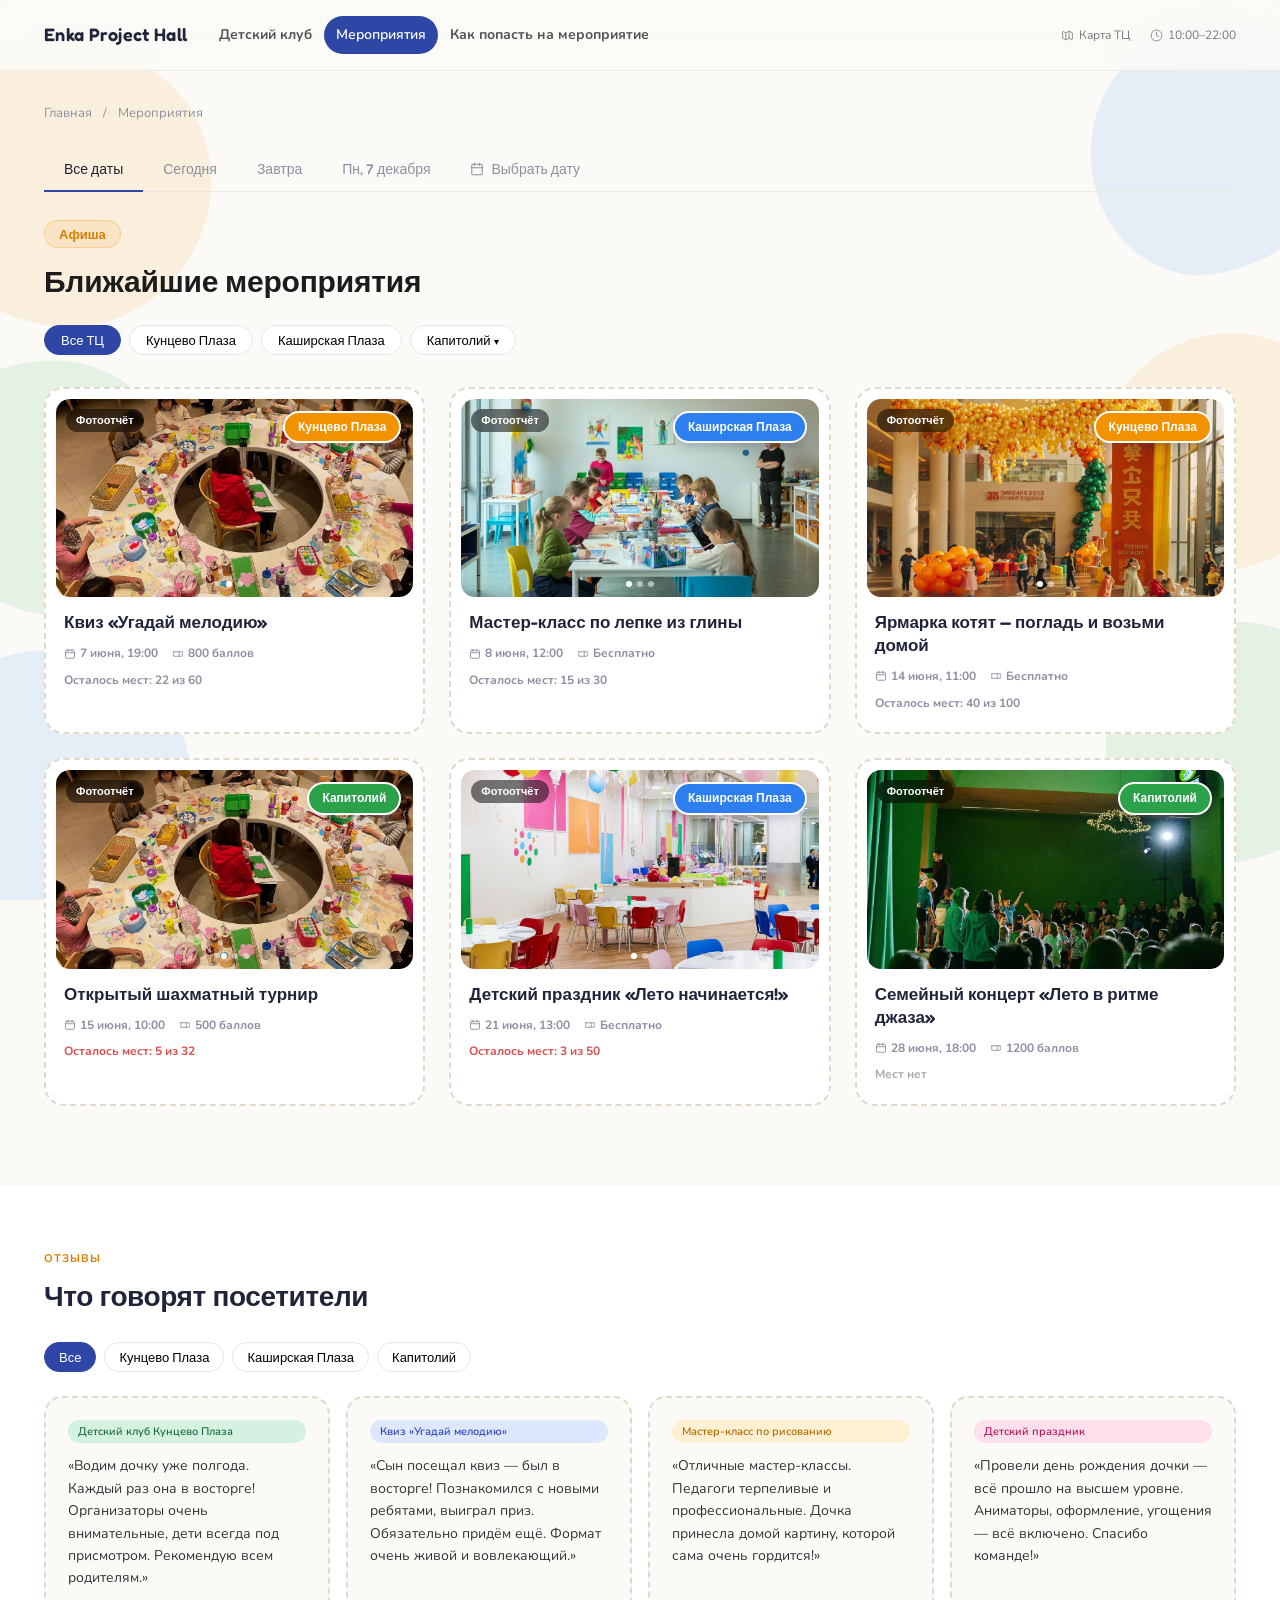
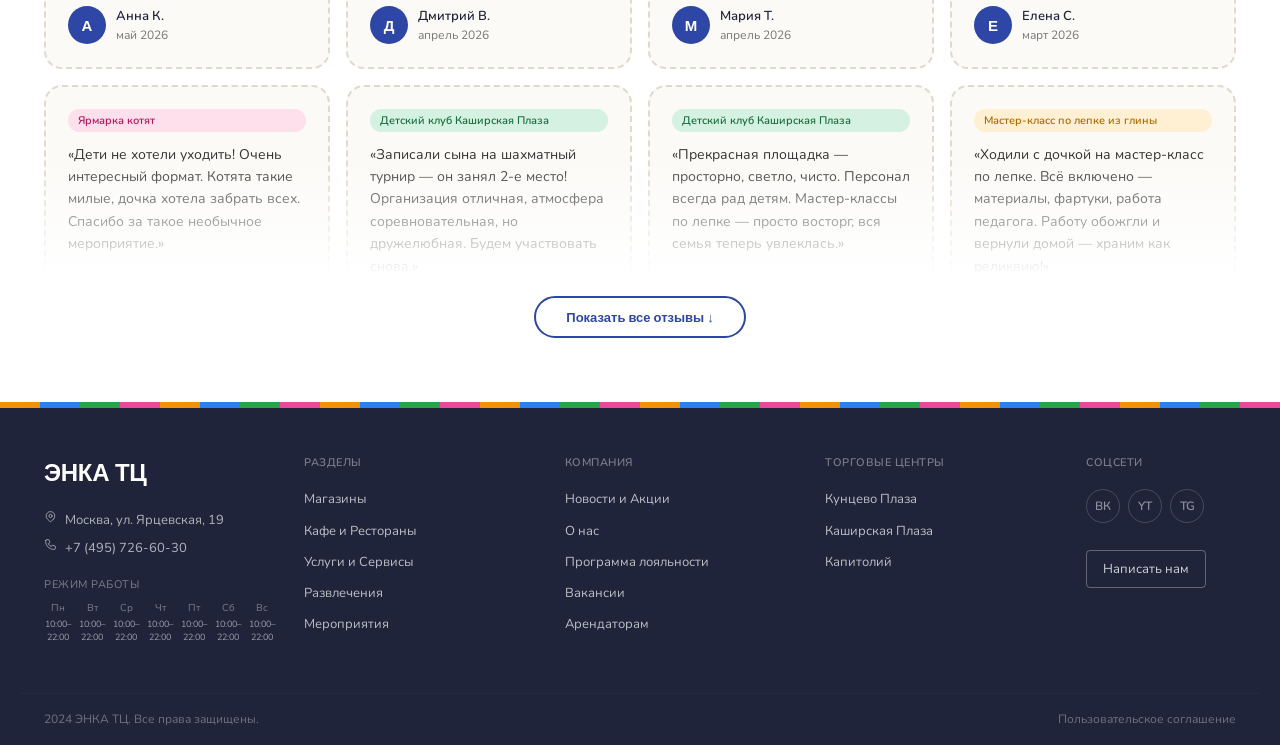
<file: index.html>
<!DOCTYPE html>
<html lang="ru">
<head>
  <meta charset="UTF-8">
  <meta name="viewport" content="width=device-width, initial-scale=1.0">
  <title>Мероприятия — ЭНКА ТЦ</title>
  <link rel="preconnect" href="https://fonts.googleapis.com">
  <link rel="preconnect" href="https://fonts.gstatic.com" crossorigin>
  <link href="https://fonts.googleapis.com/css2?family=Fredoka:wght@400;500;600;700&family=Nunito:wght@400;600;700;800;900&display=swap" rel="stylesheet">
  <link rel="stylesheet" href="css/style.css">
  <style>
    html { scroll-behavior: smooth; }

    /* ===== AFISHA — KIDS LANDING STYLE ===== */
    body.page-wrapper {
      background: #FBFAF7;
      font-family: 'Nunito', -apple-system, system-ui, sans-serif;
    }
    .header {
      background: rgba(251,250,247,0.82);
      backdrop-filter: blur(12px);
      -webkit-backdrop-filter: blur(12px);
    }
    .header__logo { font-family: 'Fredoka', sans-serif; font-size: 18px; letter-spacing: .3px; }
    .header__nav a { font-family: 'Nunito', sans-serif; font-weight: 700; font-size: 14px; }

    /* Section header */
    .afisha-hd { margin: 28px 0 20px; }
    .afisha-hd__eyebrow {
      display: inline-block;
      font-family: 'Fredoka', sans-serif; font-size: 13px; font-weight: 600;
      color: #D97D00; background: rgba(243,146,0,0.1);
      border: 1.5px solid rgba(243,146,0,0.28);
      border-radius: 999px; padding: 3px 14px; margin-bottom: 10px;
    }
    .afisha-hd__title {
      font-family: 'Fredoka', sans-serif; font-size: 30px; font-weight: 700;
      color: #1C1C1C; letter-spacing: -.2px; margin: 0;
    }

    /* Event cards — kids dashed style */
    .event-card {
      border: 2px dashed var(--dash) !important;
      border-radius: 20px !important;
      padding: 10px !important;
      background: #fff !important;
    }
    .event-card:hover {
      border-color: var(--brand) !important;
      box-shadow: 0 22px 44px -22px rgba(28,32,72,0.28) !important;
      transform: translateY(-5px) !important;
    }
    .event-card__img-wrap { border-radius: 14px !important; }
    .event-card__title {
      font-family: 'Fredoka', sans-serif !important;
      font-size: 17px !important; font-weight: 600 !important;
    }
    .event-card__badge {
      font-family: 'Fredoka', sans-serif !important;
      font-weight: 600 !important; font-size: 12px !important;
      border: 2px solid #fff !important;
      box-shadow: 0 6px 14px -4px rgba(28,32,72,0.28) !important;
      padding: 5px 13px !important;
    }
    .event-card__meta, .event-card__seats {
      font-family: 'Nunito', sans-serif !important;
      font-weight: 700 !important;
    }

    /* Reviews */
    .reviews-section { background: transparent; }
    .reviews-section__title { font-family: 'Fredoka', sans-serif; font-size: 28px; }
    .review-item { border-radius: 20px; }
    .review-item__name { font-family: 'Nunito', sans-serif; }

    /* Page blob layer (fixed, sits behind content) */
    .afisha-blobs { position: fixed; inset: 0; pointer-events: none; z-index: -1; overflow: hidden; }
    .ab { position: absolute; display: block; opacity: 0.10; }
    .ab--1 { width: 300px; height: 280px; top: 5%; left: -90px; background: #F39200; border-radius: 58% 42% 47% 53% / 55% 48% 52% 45%; transform: rotate(15deg); }
    .ab--2 { width: 260px; height: 245px; top: 3%; right: -70px; background: #2D7FF0; border-radius: 46% 54% 60% 40% / 52% 44% 56% 48%; transform: rotate(-8deg); }
    .ab--3 { width: 270px; height: 255px; top: 40%; left: -85px; background: #2BA24A; border-radius: 52% 48% 44% 56% / 48% 56% 44% 52%; transform: rotate(6deg); }
    .ab--4 { width: 250px; height: 235px; top: 37%; right: -75px; background: #F39200; border-radius: 50% 50% 56% 44% / 46% 54% 46% 54%; transform: rotate(-12deg); }
    .ab--5 { width: 280px; height: 265px; top: 72%; left: -90px; background: #2D7FF0; border-radius: 54% 46% 50% 50% / 52% 48% 52% 48%; transform: rotate(18deg); }
    .ab--6 { width: 255px; height: 240px; top: 69%; right: -80px; background: #2BA24A; border-radius: 48% 52% 54% 46% / 52% 48% 52% 48%; transform: rotate(-10deg); }

    /* TC filter pills */
    .filters { display: flex; gap: 8px; flex-wrap: wrap; }
    .tc-pill {
      padding: 6px 16px; border: 1.5px solid #E5E5E5; border-radius: 50px;
      background: #fff; font-family: 'Fredoka', sans-serif; font-size: 13px; font-weight: 500; cursor: pointer;
      transition: border-color .18s, background .18s, color .18s;
      white-space: nowrap;
    }
    .tc-pill:hover { border-color: var(--brand); color: var(--brand); }
    .tc-pill.active { background: var(--brand); color: #fff; border-color: var(--brand); }
    .tc-pill__arrow { font-size: 10px; display: inline-block; transition: transform .18s; }
    .tc-pill--parent.open .tc-pill__arrow { transform: rotate(180deg); }
    .filters-kap { display: none; margin-top: 8px; gap: 8px; flex-wrap: wrap; }
    .filters-kap.open { display: flex; }
    .tc-pill--sub { font-size: 12px; padding: 4px 12px; color: #555; }
    .tc-pill--sub.active { background: var(--brand-dark); color: #fff; border-color: var(--brand-dark); }

    /* Default image overlay */
    .event-card__img-wrap--default::after {
      content: ''; position: absolute; inset: 0;
      background: rgba(0,0,0,.18); pointer-events: none;
    }

    /* === Reviews === */
    .reviews-section { padding: 64px 0; background: #fff; }
    .reviews-section__header { margin-bottom: 24px; }
    .reviews-section__eyebrow { font-size: 11px; font-weight: 700; letter-spacing: 1px; text-transform: uppercase; color: var(--orange-d); margin-bottom: 8px; }
    .reviews-section__title { font-size: 28px; font-weight: 800; letter-spacing: -.4px; }
    .reviews-filter { display: flex; gap: 8px; flex-wrap: wrap; margin-bottom: 24px; }
    .reviews-filter__btn {
      padding: 6px 14px; border: 1.5px solid #E5E5E5; border-radius: 999px;
      background: #fff; font-family: 'Fredoka', sans-serif; font-size: 13px; font-weight: 500; cursor: pointer; transition: .15s;
    }
    .reviews-filter__btn:hover { border-color: var(--brand); color: var(--brand); }
    .reviews-filter__btn.active { background: var(--brand); color: #fff; border-color: var(--brand); }

    /* Reviews collapse */
    .reviews-grid-wrap { position: relative; }
    .reviews-grid-wrap.collapsed .reviews-grid { max-height: 480px; overflow: hidden; }
    .reviews-grid-wrap.collapsed::after {
      content: ''; position: absolute; bottom: 0; left: 0; right: 0;
      height: 120px; background: linear-gradient(to bottom, transparent, #fff);
      pointer-events: none;
    }
    .reviews-expand-btn {
      display: block; margin: 20px auto 0; padding: 11px 30px;
      border: 2px solid var(--brand); border-radius: 999px;
      background: #fff; font-family: 'Fredoka', sans-serif; font-size: 13px; font-weight: 600; cursor: pointer; color: var(--brand);
      transition: background .15s, color .15s;
    }
    .reviews-expand-btn:hover { background: var(--brand); color: #fff; }

    .reviews-grid { display: grid; grid-template-columns: repeat(auto-fill, minmax(280px, 1fr)); gap: 16px; transition: max-height .5s ease; }
    .review-item {
      background: #FBFAF7; border: 2px dashed var(--dash); border-radius: 18px; padding: 22px; transition: opacity .2s;
      display: flex; flex-direction: column;
    }
    .review-item.hidden { display: none; }
    .review-item__tag {
      display: inline-block; padding: 3px 10px;
      border-radius: 20px; font-size: 11px; font-weight: 600; margin-bottom: 12px;
    }
    /* Tag color palettes by event type */
    .review-item__tag--kids    { background: #d4f1e1; color: #1a6e42; }
    .review-item__tag--quiz    { background: #dde8ff; color: #3044b8; }
    .review-item__tag--master  { background: #fff0d4; color: #b06b00; }
    .review-item__tag--concert { background: #ede0f8; color: #6d28d9; }
    .review-item__tag--party   { background: #fde0ec; color: #b5175a; }
    .review-item__tag--sport   { background: #d4eef5; color: #0e6e8a; }
    .review-item__tag--default { background: #F0F0F0; color: #555; }

    .review-item__text { font-size: 14px; line-height: 1.6; color: #333; margin-bottom: 16px; flex: 1; }
    .review-item__author { display: flex; align-items: center; gap: 10px; margin-top: auto; }
    .review-item__avatar {
      width: 38px; height: 38px; border-radius: 50%; background: var(--brand); color: #fff;
      font-family: 'Fredoka', sans-serif; font-size: 15px; font-weight: 600; display: flex; align-items: center; justify-content: center;
      flex-shrink: 0;
    }
    .review-item__name { font-size: 13px; font-weight: 600; }
    .review-item__date { font-size: 12px; color: #787878; }

    /* ===== LIGHTBOX ===== */
    .lb-overlay {
      position: fixed; inset: 0; background: rgba(0,0,0,.88);
      z-index: 1000; opacity: 0; pointer-events: none; transition: opacity .22s;
    }
    .lb-overlay.open { opacity: 1; pointer-events: auto; }
    .lb-modal {
      position: fixed; inset: 0; z-index: 1001;
      display: none; align-items: center; justify-content: center;
      padding: 60px 70px; box-sizing: border-box;
    }
    .lb-modal.open { display: flex; }
    .lb-img-wrap {
      position: relative; max-width: 100%; max-height: 100%;
      display: flex; align-items: center; justify-content: center;
    }
    .lb-img {
      max-width: 100%; max-height: calc(100vh - 120px);
      object-fit: contain; border-radius: 12px;
      display: block; user-select: none; -webkit-user-drag: none;
    }
    .lb-caption {
      position: absolute; bottom: 0; left: 0; right: 0;
      background: linear-gradient(transparent, rgba(0,0,0,.75));
      border-radius: 0 0 12px 12px; padding: 36px 20px 18px; color: #fff;
    }
    .lb-caption__date {
      font-family: 'Nunito', sans-serif; font-size: 12px;
      opacity: .78; margin-bottom: 4px; font-weight: 700;
    }
    .lb-caption__title {
      font-family: 'Fredoka', sans-serif; font-size: 22px; font-weight: 600; line-height: 1.2;
    }
    .lb-close {
      position: fixed; top: 16px; right: 20px; z-index: 1003;
      width: 42px; height: 42px; border-radius: 50%; border: none;
      background: rgba(255,255,255,.14); color: #fff; font-size: 18px; cursor: pointer;
      display: flex; align-items: center; justify-content: center; transition: background .15s;
    }
    .lb-close:hover { background: rgba(255,255,255,.3); }
    .lb-nav {
      position: fixed; top: 50%; transform: translateY(-50%); z-index: 1003;
      width: 50px; height: 50px; border-radius: 50%; border: none;
      background: rgba(255,255,255,.14); color: #fff; font-size: 26px; cursor: pointer;
      display: flex; align-items: center; justify-content: center;
      transition: background .15s; user-select: none;
    }
    .lb-nav:hover { background: rgba(255,255,255,.3); }
    .lb-nav:disabled { opacity: .25; pointer-events: none; }
    .lb-prev { left: 16px; }
    .lb-next { right: 16px; }
    .lb-counter {
      position: fixed; bottom: 20px; left: 50%; transform: translateX(-50%); z-index: 1003;
      color: rgba(255,255,255,.65); font-family: 'Nunito', sans-serif;
      font-size: 13px; font-weight: 700; white-space: nowrap;
    }
    /* Gallery hints in cards */
    .event-card__img-wrap { position: relative; overflow: hidden; }
    .event-card__gallery-dots {
      position: absolute; bottom: 10px; left: 0; right: 0;
      display: flex; gap: 5px; justify-content: center; pointer-events: none;
    }
    .gallery-dot {
      width: 6px; height: 6px; border-radius: 50%;
      background: rgba(255,255,255,.5); flex-shrink: 0; transition: background .15s;
    }
    .gallery-dot.active { background: #fff; }
    .event-card__photo-badge {
      position: absolute; top: 10px; left: 10px; z-index: 1;
      background: rgba(0,0,0,.52); color: #fff;
      font-family: 'Fredoka', sans-serif; font-size: 11px; font-weight: 600;
      padding: 3px 10px; border-radius: 999px;
      backdrop-filter: blur(4px); -webkit-backdrop-filter: blur(4px);
    }
    @media (max-width: 600px) {
      .lb-modal { padding: 52px 54px; }
      .lb-prev { left: 8px; }
      .lb-next { right: 8px; }
      .lb-nav { width: 40px; height: 40px; font-size: 20px; }
      .lb-caption__title { font-size: 17px; }
    }
  </style>
</head>
<body class="page-wrapper">

  <div class="afisha-blobs" aria-hidden="true">
    <span class="ab ab--1"></span>
    <span class="ab ab--2"></span>
    <span class="ab ab--3"></span>
    <span class="ab ab--4"></span>
    <span class="ab ab--5"></span>
    <span class="ab ab--6"></span>
  </div>

  <header class="header">
    <div class="header__inner">
      <a href="index.html" class="header__logo">Enka Project Hall</a>
      <nav class="header__nav">
        <a href="kids-landings/kuntsevo/index.html">Детский клуб</a>
        <a href="index.html" class="active">Мероприятия</a>
        <a href="how-it-works.html">Как попасть на мероприятие</a>
      </nav>
      <div class="header__util">
        <div class="header__util-item">
          <a href="#">
            <svg width="13" height="13" fill="none" stroke="currentColor" stroke-width="1.5" viewBox="0 0 24 24"><path d="M9 20l-5.447-2.724A1 1 0 013 16.382V5.618a1 1 0 011.447-.894L9 7m0 13l6-3m-6 3V7m6 10l4.553 2.276A1 1 0 0021 18.382V7.618a1 1 0 00-.553-.894L15 4m0 13V4m0 0L9 7"/></svg>
            Карта ТЦ
          </a>
        </div>
        <div class="header__util-item">
          <svg width="13" height="13" fill="none" stroke="currentColor" stroke-width="1.5" viewBox="0 0 24 24"><circle cx="12" cy="12" r="10"/><path stroke-linecap="round" d="M12 6v6l4 2"/></svg>
          10:00–22:00
        </div>
      </div>
    </div>
  </header>


  <main>
    <div class="container">

      <nav class="breadcrumbs" aria-label="Хлебные крошки">
        <a href="#">Главная</a>
        <span class="breadcrumbs__sep">/</span>
        <span>Мероприятия</span>
      </nav>

      <!-- Date tabs -->
      <div class="date-tabs" id="dateTabs">
        <button class="date-tab active" data-date="all">Все даты</button>
        <button class="date-tab" id="tabToday"   data-date="today"></button>
        <button class="date-tab" id="tabTomorrow" data-date="tomorrow"></button>
        <button class="date-tab" id="tabDayAfter" data-date="dayafter"></button>
        <button class="date-tab date-tab--picker" id="tabPicker" data-date="picker">
          <svg width="14" height="14" fill="none" stroke="currentColor" stroke-width="1.8" viewBox="0 0 24 24"><rect x="3" y="4" width="18" height="18" rx="2"/><path stroke-linecap="round" d="M16 2v4M8 2v4M3 10h18"/></svg>
          <span id="tabPickerLabel">Выбрать дату</span>
        </button>
      </div>

      <div class="afisha-hd">
        <div class="afisha-hd__eyebrow">Афиша</div>
        <h2 class="afisha-hd__title">Ближайшие мероприятия</h2>
      </div>

      <div class="filters" id="filters">
        <button class="tc-pill active" data-tc="" id="tcAll">Все ТЦ</button>
        <button class="tc-pill" data-tc="kuntsevo">Кунцево Плаза</button>
        <button class="tc-pill" data-tc="kashirskaya">Каширская Плаза</button>
        <button class="tc-pill tc-pill--parent" data-tc="kapitoliy" id="tcKapBtn">Капитолий <span class="tc-pill__arrow">▾</span></button>
      </div>
      <div class="filters-kap" id="filtersKap">
        <button class="tc-pill tc-pill--sub" data-kap="kap-all">Все</button>
        <button class="tc-pill tc-pill--sub" data-kap="kap-vernadskogo">Вернадского</button>
        <button class="tc-pill tc-pill--sub" data-kap="kap-yasenevo">Ясенево</button>
        <button class="tc-pill tc-pill--sub" data-kap="kap-kolomenskoe">Коломенское</button>
        <button class="tc-pill tc-pill--sub" data-kap="kap-tepli-stan">Тёплый Стан</button>
        <button class="tc-pill tc-pill--sub" data-kap="kap-bibirevo">Бибирево</button>
        <button class="tc-pill tc-pill--sub" data-kap="kap-otradnoe">Отрадное</button>
        <button class="tc-pill tc-pill--sub" data-kap="kap-medvedkovo">Медведково</button>
        <button class="tc-pill tc-pill--sub" data-kap="kap-perovo">Перово</button>
        <button class="tc-pill tc-pill--sub" data-kap="kap-mitino">Митино</button>
      </div>

      <div class="events-grid" id="eventsGrid">

        <article class="event-card" data-id="quiz-melody" data-tc="kuntsevo" data-type="quiz" data-date="2026-06-07">
          <a href="event.html" class="event-card__link">
            <div class="event-card__img-wrap">
              <img src="img/hf_20260605_105018_34777873-0bb5-4d74-969a-7efc2752403d.png" alt="Квиз Угадай мелодию" loading="lazy">
              <span class="event-card__badge">Кунцево Плаза</span>
            </div>
            <div class="event-card__body">
              <h3 class="event-card__title">Квиз «Угадай мелодию»</h3>
              <div class="event-card__meta">
                <span><svg viewBox="0 0 24 24" fill="none" stroke="currentColor" stroke-width="1.8" stroke-linecap="round" stroke-linejoin="round" style="width:1em;height:1em;display:inline-block;vertical-align:-0.15em;flex-shrink:0"><rect x="3" y="4.5" width="18" height="16" rx="2.5"/><path d="M3 9.5h18M8 2.5v4M16 2.5v4"/></svg> 7 июня, 19:00</span>
                <span><svg viewBox="0 0 24 24" fill="none" stroke="currentColor" stroke-width="1.8" stroke-linecap="round" stroke-linejoin="round" style="width:1em;height:1em;display:inline-block;vertical-align:-0.15em;flex-shrink:0"><path d="M4 7.5h16a1 1 0 011 1v1.8a1.9 1.9 0 000 3.4v1.8a1 1 0 01-1 1H4a1 1 0 01-1-1v-1.8a1.9 1.9 0 000-3.4V8.5a1 1 0 011-1z"/><path d="M14.5 8v8" stroke-dasharray="1.5 2"/></svg> 800 баллов</span>
              </div>
              <div class="event-card__seats">Осталось мест: 22 из 60</div>
            </div>
          </a>
        </article>

        <article class="event-card" data-id="master-clay" data-tc="kashirskaya" data-type="master-class" data-date="2026-06-08">
          <a href="event.html" class="event-card__link">
            <div class="event-card__img-wrap">
              <img src="img/hf_20260605_104713_5b276bfe-0da5-4ce1-a019-d7908626c489.png" alt="Мастер-класс по лепке" loading="lazy">
              <span class="event-card__badge">Каширская Плаза</span>
            </div>
            <div class="event-card__body">
              <h3 class="event-card__title">Мастер-класс по лепке из глины</h3>
              <div class="event-card__meta">
                <span><svg viewBox="0 0 24 24" fill="none" stroke="currentColor" stroke-width="1.8" stroke-linecap="round" stroke-linejoin="round" style="width:1em;height:1em;display:inline-block;vertical-align:-0.15em;flex-shrink:0"><rect x="3" y="4.5" width="18" height="16" rx="2.5"/><path d="M3 9.5h18M8 2.5v4M16 2.5v4"/></svg> 8 июня, 12:00</span>
                <span><svg viewBox="0 0 24 24" fill="none" stroke="currentColor" stroke-width="1.8" stroke-linecap="round" stroke-linejoin="round" style="width:1em;height:1em;display:inline-block;vertical-align:-0.15em;flex-shrink:0"><path d="M4 7.5h16a1 1 0 011 1v1.8a1.9 1.9 0 000 3.4v1.8a1 1 0 01-1 1H4a1 1 0 01-1-1v-1.8a1.9 1.9 0 000-3.4V8.5a1 1 0 011-1z"/><path d="M14.5 8v8" stroke-dasharray="1.5 2"/></svg> Бесплатно</span>
              </div>
              <div class="event-card__seats">Осталось мест: 15 из 30</div>
            </div>
          </a>
        </article>

        <article class="event-card" data-id="kitten-fair" data-tc="kuntsevo" data-type="kids" data-date="2026-06-14">
          <a href="event.html" class="event-card__link">
            <div class="event-card__img-wrap">
              <img src="img/hf_20260605_104644_2b12e580-48d6-42b9-b586-60da3f488c39.png" alt="Ярмарка котят" loading="lazy">
              <span class="event-card__badge">Кунцево Плаза</span>
            </div>
            <div class="event-card__body">
              <h3 class="event-card__title">Ярмарка котят — погладь и возьми домой</h3>
              <div class="event-card__meta">
                <span><svg viewBox="0 0 24 24" fill="none" stroke="currentColor" stroke-width="1.8" stroke-linecap="round" stroke-linejoin="round" style="width:1em;height:1em;display:inline-block;vertical-align:-0.15em;flex-shrink:0"><rect x="3" y="4.5" width="18" height="16" rx="2.5"/><path d="M3 9.5h18M8 2.5v4M16 2.5v4"/></svg> 14 июня, 11:00</span>
                <span><svg viewBox="0 0 24 24" fill="none" stroke="currentColor" stroke-width="1.8" stroke-linecap="round" stroke-linejoin="round" style="width:1em;height:1em;display:inline-block;vertical-align:-0.15em;flex-shrink:0"><path d="M4 7.5h16a1 1 0 011 1v1.8a1.9 1.9 0 000 3.4v1.8a1 1 0 01-1 1H4a1 1 0 01-1-1v-1.8a1.9 1.9 0 000-3.4V8.5a1 1 0 011-1z"/><path d="M14.5 8v8" stroke-dasharray="1.5 2"/></svg> Бесплатно</span>
              </div>
              <div class="event-card__seats">Осталось мест: 40 из 100</div>
            </div>
          </a>
        </article>

        <article class="event-card" data-id="chess-tournament" data-tc="kapitoliy" data-type="quiz" data-date="2026-06-15">
          <a href="event.html" class="event-card__link">
            <div class="event-card__img-wrap">
              <img src="img/hf_20260605_105018_34777873-0bb5-4d74-969a-7efc2752403d.png" alt="Шахматный турнир" loading="lazy">
              <span class="event-card__badge">Капитолий</span>
            </div>
            <div class="event-card__body">
              <h3 class="event-card__title">Открытый шахматный турнир</h3>
              <div class="event-card__meta">
                <span><svg viewBox="0 0 24 24" fill="none" stroke="currentColor" stroke-width="1.8" stroke-linecap="round" stroke-linejoin="round" style="width:1em;height:1em;display:inline-block;vertical-align:-0.15em;flex-shrink:0"><rect x="3" y="4.5" width="18" height="16" rx="2.5"/><path d="M3 9.5h18M8 2.5v4M16 2.5v4"/></svg> 15 июня, 10:00</span>
                <span><svg viewBox="0 0 24 24" fill="none" stroke="currentColor" stroke-width="1.8" stroke-linecap="round" stroke-linejoin="round" style="width:1em;height:1em;display:inline-block;vertical-align:-0.15em;flex-shrink:0"><path d="M4 7.5h16a1 1 0 011 1v1.8a1.9 1.9 0 000 3.4v1.8a1 1 0 01-1 1H4a1 1 0 01-1-1v-1.8a1.9 1.9 0 000-3.4V8.5a1 1 0 011-1z"/><path d="M14.5 8v8" stroke-dasharray="1.5 2"/></svg> 500 баллов</span>
              </div>
              <div class="event-card__seats event-card__seats--low">Осталось мест: 5 из 32</div>
            </div>
          </a>
        </article>

        <article class="event-card" data-id="kids-summer" data-tc="kashirskaya" data-type="kids" data-date="2026-06-21">
          <a href="event.html" class="event-card__link">
            <div class="event-card__img-wrap">
              <img src="img/hf_20260605_104809_157f395a-c945-48d2-80f0-a34dfb17ba7d.png" alt="Детский праздник" loading="lazy">
              <span class="event-card__badge">Каширская Плаза</span>
            </div>
            <div class="event-card__body">
              <h3 class="event-card__title">Детский праздник «Лето начинается!»</h3>
              <div class="event-card__meta">
                <span><svg viewBox="0 0 24 24" fill="none" stroke="currentColor" stroke-width="1.8" stroke-linecap="round" stroke-linejoin="round" style="width:1em;height:1em;display:inline-block;vertical-align:-0.15em;flex-shrink:0"><rect x="3" y="4.5" width="18" height="16" rx="2.5"/><path d="M3 9.5h18M8 2.5v4M16 2.5v4"/></svg> 21 июня, 13:00</span>
                <span><svg viewBox="0 0 24 24" fill="none" stroke="currentColor" stroke-width="1.8" stroke-linecap="round" stroke-linejoin="round" style="width:1em;height:1em;display:inline-block;vertical-align:-0.15em;flex-shrink:0"><path d="M4 7.5h16a1 1 0 011 1v1.8a1.9 1.9 0 000 3.4v1.8a1 1 0 01-1 1H4a1 1 0 01-1-1v-1.8a1.9 1.9 0 000-3.4V8.5a1 1 0 011-1z"/><path d="M14.5 8v8" stroke-dasharray="1.5 2"/></svg> Бесплатно</span>
              </div>
              <div class="event-card__seats event-card__seats--low">Осталось мест: 3 из 50</div>
            </div>
          </a>
        </article>

        <article class="event-card" data-id="jazz-concert" data-tc="kapitoliy" data-type="concert" data-date="2026-06-28">
          <a href="event-jazz.html" class="event-card__link">
            <div class="event-card__img-wrap">
              <img src="img/hf_20260605_104737_00a8f8b5-2408-48d4-9c27-2b1f9f0a3313.png" alt="Семейный концерт" loading="lazy">
              <span class="event-card__badge">Капитолий</span>
            </div>
            <div class="event-card__body">
              <h3 class="event-card__title">Семейный концерт «Лето в ритме джаза»</h3>
              <div class="event-card__meta">
                <span><svg viewBox="0 0 24 24" fill="none" stroke="currentColor" stroke-width="1.8" stroke-linecap="round" stroke-linejoin="round" style="width:1em;height:1em;display:inline-block;vertical-align:-0.15em;flex-shrink:0"><rect x="3" y="4.5" width="18" height="16" rx="2.5"/><path d="M3 9.5h18M8 2.5v4M16 2.5v4"/></svg> 28 июня, 18:00</span>
                <span><svg viewBox="0 0 24 24" fill="none" stroke="currentColor" stroke-width="1.8" stroke-linecap="round" stroke-linejoin="round" style="width:1em;height:1em;display:inline-block;vertical-align:-0.15em;flex-shrink:0"><path d="M4 7.5h16a1 1 0 011 1v1.8a1.9 1.9 0 000 3.4v1.8a1 1 0 01-1 1H4a1 1 0 01-1-1v-1.8a1.9 1.9 0 000-3.4V8.5a1 1 0 011-1z"/><path d="M14.5 8v8" stroke-dasharray="1.5 2"/></svg> 1200 баллов</span>
              </div>
              <div class="event-card__seats event-card__seats--sold">Мест нет</div>
            </div>
          </a>
        </article>

      </div>

      <div class="no-results" id="noResults">
        <div class="no-results__icon"><svg viewBox="0 0 24 24" fill="none" stroke="currentColor" stroke-width="1.8" stroke-linecap="round" stroke-linejoin="round" style="width:1em;height:1em;display:inline-block;vertical-align:-0.15em;flex-shrink:0"><rect x="3" y="4.5" width="18" height="16" rx="2.5"/><path d="M3 9.5h18M8 2.5v4M16 2.5v4"/></svg></div>
        <p>Мероприятий по выбранным фильтрам нет.<br>Попробуйте изменить параметры поиска.</p>
      </div>

    </div><!-- /container -->

  </main>

  <!-- ===== REVIEWS SECTION ===== -->
  <section class="reviews-section">
    <div class="container">
      <div class="reviews-section__header">
        <div class="reviews-section__eyebrow">Отзывы</div>
        <div class="reviews-section__title">Что говорят посетители</div>
      </div>
      <div class="reviews-filter">
        <button class="reviews-filter__btn active" data-filter="all">Все</button>
        <button class="reviews-filter__btn" data-filter="kuntsevo">Кунцево Плаза</button>
        <button class="reviews-filter__btn" data-filter="kashirskaya">Каширская Плаза</button>
        <button class="reviews-filter__btn" data-filter="kapitoliy">Капитолий</button>
      </div>
      <div class="reviews-grid-wrap collapsed" id="reviewsWrap">
        <div class="reviews-grid" id="reviewsGrid">

          <div class="review-item" data-tc="kuntsevo">
            <div class="review-item__tag review-item__tag--kids">Детский клуб Кунцево Плаза</div>
            <p class="review-item__text">«Водим дочку уже полгода. Каждый раз она в восторге! Организаторы очень внимательные, дети всегда под присмотром. Рекомендую всем родителям.»</p>
            <div class="review-item__author">
              <div class="review-item__avatar">А</div>
              <div><div class="review-item__name">Анна К.</div><div class="review-item__date">май 2026</div></div>
            </div>
          </div>

          <div class="review-item" data-tc="kuntsevo">
            <div class="review-item__tag review-item__tag--quiz">Квиз «Угадай мелодию»</div>
            <p class="review-item__text">«Сын посещал квиз — был в восторге! Познакомился с новыми ребятами, выиграл приз. Обязательно придём ещё. Формат очень живой и вовлекающий.»</p>
            <div class="review-item__author">
              <div class="review-item__avatar">Д</div>
              <div><div class="review-item__name">Дмитрий В.</div><div class="review-item__date">апрель 2026</div></div>
            </div>
          </div>

          <div class="review-item" data-tc="kuntsevo">
            <div class="review-item__tag review-item__tag--master">Мастер-класс по рисованию</div>
            <p class="review-item__text">«Отличные мастер-классы. Педагоги терпеливые и профессиональные. Дочка принесла домой картину, которой сама очень гордится!»</p>
            <div class="review-item__author">
              <div class="review-item__avatar">М</div>
              <div><div class="review-item__name">Мария Т.</div><div class="review-item__date">апрель 2026</div></div>
            </div>
          </div>

          <div class="review-item" data-tc="kuntsevo">
            <div class="review-item__tag review-item__tag--party">Детский праздник</div>
            <p class="review-item__text">«Провели день рождения дочки — всё прошло на высшем уровне. Аниматоры, оформление, угощения — всё включено. Спасибо команде!»</p>
            <div class="review-item__author">
              <div class="review-item__avatar">Е</div>
              <div><div class="review-item__name">Елена С.</div><div class="review-item__date">март 2026</div></div>
            </div>
          </div>

          <div class="review-item" data-tc="kuntsevo">
            <div class="review-item__tag review-item__tag--party">Ярмарка котят</div>
            <p class="review-item__text">«Дети не хотели уходить! Очень интересный формат. Котята такие милые, дочка хотела забрать всех. Спасибо за такое необычное мероприятие.»</p>
            <div class="review-item__author">
              <div class="review-item__avatar">О</div>
              <div><div class="review-item__name">Ольга И.</div><div class="review-item__date">март 2026</div></div>
            </div>
          </div>

          <div class="review-item" data-tc="kashirskaya">
            <div class="review-item__tag review-item__tag--kids">Детский клуб Каширская Плаза</div>
            <p class="review-item__text">«Записали сына на шахматный турнир — он занял 2-е место! Организация отличная, атмосфера соревновательная, но дружелюбная. Будем участвовать снова.»</p>
            <div class="review-item__author">
              <div class="review-item__avatar">С</div>
              <div><div class="review-item__name">Сергей П.</div><div class="review-item__date">май 2026</div></div>
            </div>
          </div>

          <div class="review-item" data-tc="kashirskaya">
            <div class="review-item__tag review-item__tag--kids">Детский клуб Каширская Плаза</div>
            <p class="review-item__text">«Прекрасная площадка — просторно, светло, чисто. Персонал всегда рад детям. Мастер-классы по лепке — просто восторг, вся семья теперь увлеклась.»</p>
            <div class="review-item__author">
              <div class="review-item__avatar">Н</div>
              <div><div class="review-item__name">Наталья Л.</div><div class="review-item__date">апрель 2026</div></div>
            </div>
          </div>

          <div class="review-item" data-tc="kashirskaya">
            <div class="review-item__tag review-item__tag--master">Мастер-класс по лепке из глины</div>
            <p class="review-item__text">«Ходили с дочкой на мастер-класс по лепке. Всё включено — материалы, фартуки, работа педагога. Работу обожгли и вернули домой — храним как реликвию!»</p>
            <div class="review-item__author">
              <div class="review-item__avatar">И</div>
              <div><div class="review-item__name">Ирина К.</div><div class="review-item__date">апрель 2026</div></div>
            </div>
          </div>

          <div class="review-item" data-tc="kashirskaya">
            <div class="review-item__tag review-item__tag--party">Детский праздник «Лето начинается!»</div>
            <p class="review-item__text">«Детский праздник прошёл замечательно. Программа насыщенная, дети были заняты всё время. Очень понравилось, что никакой суеты — всё чётко по расписанию.»</p>
            <div class="review-item__author">
              <div class="review-item__avatar">Т</div>
              <div><div class="review-item__name">Татьяна В.</div><div class="review-item__date">май 2026</div></div>
            </div>
          </div>

          <div class="review-item" data-tc="kapitoliy">
            <div class="review-item__tag review-item__tag--concert">Семейный концерт</div>
            <p class="review-item__text">«Концерт «Лето в ритме джаза» был просто потрясающий. Живая музыка, профессиональные музыканты, дети слушали с открытым ртом. Отличное культурное мероприятие.»</p>
            <div class="review-item__author">
              <div class="review-item__avatar">А</div>
              <div><div class="review-item__name">Алексей М.</div><div class="review-item__date">май 2026</div></div>
            </div>
          </div>

          <div class="review-item" data-tc="kapitoliy">
            <div class="review-item__tag review-item__tag--kids">Детский клуб Капитолий</div>
            <p class="review-item__text">«Очень удобное расположение — у главного входа. Детей не нужно далеко вести, можно самому сходить в магазин пока ребёнок на занятии. Очень продуманно!»</p>
            <div class="review-item__author">
              <div class="review-item__avatar">П</div>
              <div><div class="review-item__name">Павел Н.</div><div class="review-item__date">март 2026</div></div>
            </div>
          </div>

          <div class="review-item" data-tc="kapitoliy">
            <div class="review-item__tag review-item__tag--sport">Шахматный турнир</div>
            <p class="review-item__text">«Открытый шахматный турнир — отличная инициатива. Уровень участников разный, поэтому и новичкам интересно. Призы реальные, организация на высоте.»</p>
            <div class="review-item__author">
              <div class="review-item__avatar">Ю</div>
              <div><div class="review-item__name">Юлия Р.</div><div class="review-item__date">апрель 2026</div></div>
            </div>
          </div>

        </div>
      </div>
      <button class="reviews-expand-btn" id="reviewsExpandBtn">Показать все отзывы ↓</button>
    </div>
  </section>


  <footer class="footer">
    <div class="footer__inner">
      <div>
        <div class="footer__logo">ЭНКА ТЦ</div>
        <div class="footer__contact-row">
          <svg width="13" height="13" fill="none" stroke="currentColor" stroke-width="1.5" viewBox="0 0 24 24"><path stroke-linecap="round" stroke-linejoin="round" d="M17.657 16.657L13.414 20.9a1.998 1.998 0 01-2.827 0l-4.244-4.243a8 8 0 1111.314 0z"/><path stroke-linecap="round" stroke-linejoin="round" d="M15 11a3 3 0 11-6 0 3 3 0 016 0z"/></svg>
          Москва, ул. Ярцевская, 19
        </div>
        <div class="footer__contact-row">
          <svg width="13" height="13" fill="none" stroke="currentColor" stroke-width="1.5" viewBox="0 0 24 24"><path stroke-linecap="round" d="M3 5a2 2 0 012-2h3.28a1 1 0 01.948.684l1.498 4.493a1 1 0 01-.502 1.21l-2.257 1.13a11.042 11.042 0 005.516 5.516l1.13-2.257a1 1 0 011.21-.502l4.493 1.498a1 1 0 01.684.949V19a2 2 0 01-2 2h-1C9.716 21 3 14.284 3 6V5z"/></svg>
          +7 (495) 726-60-30
        </div>
        <div class="footer__hours-label">Режим работы</div>
        <div class="footer__hours-row">
          <div class="footer__hours-cell"><span>Пн</span><strong>10:00–22:00</strong></div>
          <div class="footer__hours-cell"><span>Вт</span><strong>10:00–22:00</strong></div>
          <div class="footer__hours-cell"><span>Ср</span><strong>10:00–22:00</strong></div>
          <div class="footer__hours-cell"><span>Чт</span><strong>10:00–22:00</strong></div>
          <div class="footer__hours-cell"><span>Пт</span><strong>10:00–22:00</strong></div>
          <div class="footer__hours-cell"><span>Сб</span><strong>10:00–22:00</strong></div>
          <div class="footer__hours-cell"><span>Вс</span><strong>10:00–22:00</strong></div>
        </div>
      </div>
      <div class="footer__col">
        <div class="footer__col-title">Разделы</div>
        <a href="#">Магазины</a>
        <a href="#">Кафе и Рестораны</a>
        <a href="#">Услуги и Сервисы</a>
        <a href="#">Развлечения</a>
        <a href="index.html">Мероприятия</a>
      </div>
      <div class="footer__col">
        <div class="footer__col-title">Компания</div>
        <a href="#">Новости и Акции</a>
        <a href="#">О нас</a>
        <a href="#">Программа лояльности</a>
        <a href="#">Вакансии</a>
        <a href="#">Арендаторам</a>
      </div>
      <div class="footer__col">
        <div class="footer__col-title">Торговые центры</div>
        <a href="https://www.kuntsevoplaza.ru" target="_blank" rel="noopener">Кунцево Плаза</a>
        <a href="https://www.kashirskaya-plaza.ru" target="_blank" rel="noopener">Каширская Плаза</a>
        <a href="https://www.kapitoliy.ru" target="_blank" rel="noopener">Капитолий</a>
      </div>
      <div class="footer__col">
        <div class="footer__col-title">Соцсети</div>
        <div class="footer__social">
          <a href="#" aria-label="ВКонтакте">ВК</a>
          <a href="#" aria-label="YouTube">YT</a>
          <a href="#" aria-label="Telegram">TG</a>
        </div>
        <button class="footer__write-btn">Написать нам</button>
      </div>
    </div>
    <div class="footer__bottom">
      <span>2024 ЭНКА ТЦ. Все права защищены.</span>
      <a href="#">Пользовательское соглашение</a>
    </div>
  </footer>

  <!-- Calendar overlay + popup (outside document flow) -->
  <div class="cal-overlay" id="calOverlay"></div>
  <div class="cal-popup" id="calPopup">
    <div class="cal-header">
      <button class="cal-nav" id="calPrev">‹</button>
      <span class="cal-title" id="calTitle"></span>
      <button class="cal-nav" id="calNext">›</button>
    </div>
    <div class="cal-grid" id="calGrid"></div>
  </div>

  <script>
  /* ===== VENUE BOOKING: availability calendar + form ===== */
  (function () {
    'use strict';

    /* ---- Schedule data (mirrors /data/venue-schedule.json) ---- */
    var SCHEDULE = {
      kuntsevo: {
        halls: ['Зал «Сказочный»', 'Зал «Космический»'],
        schedule: {
          '2026-06-10': {
            'Зал «Сказочный»':  { '10:00–14:00': 'busy', '14:00–18:00': 'free',  '18:00–22:00': 'free'  },
            'Зал «Космический»':{ '10:00–14:00': 'free', '14:00–18:00': 'free',  '18:00–22:00': 'busy'  }
          },
          '2026-06-14': {
            'Зал «Сказочный»':  { '10:00–14:00': 'busy', '14:00–18:00': 'busy',  '18:00–22:00': 'busy'  },
            'Зал «Космический»':{ '10:00–14:00': 'busy', '14:00–18:00': 'busy',  '18:00–22:00': 'busy'  }
          },
          '2026-06-19': {
            'Зал «Сказочный»':  { '10:00–14:00': 'free', '14:00–18:00': 'busy',  '18:00–22:00': 'free'  },
            'Зал «Космический»':{ '10:00–14:00': 'free', '14:00–18:00': 'free',  '18:00–22:00': 'busy'  }
          },
          '2026-06-21': {
            'Зал «Сказочный»':  { '10:00–14:00': 'free', '14:00–18:00': 'free',  '18:00–22:00': 'free'  },
            'Зал «Космический»':{ '10:00–14:00': 'busy', '14:00–18:00': 'free',  '18:00–22:00': 'free'  }
          },
          '2026-06-28': {
            'Зал «Сказочный»':  { '10:00–14:00': 'busy', '14:00–18:00': 'busy',  '18:00–22:00': 'free'  },
            'Зал «Космический»':{ '10:00–14:00': 'busy', '14:00–18:00': 'busy',  '18:00–22:00': 'busy'  }
          },
          '2026-07-05': {
            'Зал «Сказочный»':  { '10:00–14:00': 'free', '14:00–18:00': 'free',  '18:00–22:00': 'free'  },
            'Зал «Космический»':{ '10:00–14:00': 'free', '14:00–18:00': 'free',  '18:00–22:00': 'free'  }
          },
          '2026-07-12': {
            'Зал «Сказочный»':  { '10:00–14:00': 'free', '14:00–18:00': 'busy',  '18:00–22:00': 'busy'  },
            'Зал «Космический»':{ '10:00–14:00': 'free', '14:00–18:00': 'free',  '18:00–22:00': 'busy'  }
          }
        }
      },
      kashirskaya: {
        halls: ['Банкетный зал', 'Конференц-зал', 'Лофт'],
        schedule: {
          '2026-06-07': {
            'Банкетный зал':  { '10:00–14:00': 'free',  '14:00–18:00': 'free',  '18:00–22:00': 'busy' },
            'Конференц-зал':  { '10:00–14:00': 'busy',  '14:00–18:00': 'free',  '18:00–22:00': 'free' },
            'Лофт':           { '10:00–14:00': 'free',  '14:00–18:00': 'free',  '18:00–22:00': 'free' }
          },
          '2026-06-13': {
            'Банкетный зал':  { '10:00–14:00': 'busy',  '14:00–18:00': 'busy',  '18:00–22:00': 'busy' },
            'Конференц-зал':  { '10:00–14:00': 'busy',  '14:00–18:00': 'busy',  '18:00–22:00': 'busy' },
            'Лофт':           { '10:00–14:00': 'busy',  '14:00–18:00': 'busy',  '18:00–22:00': 'busy' }
          },
          '2026-06-20': {
            'Банкетный зал':  { '10:00–14:00': 'free',  '14:00–18:00': 'free',  '18:00–22:00': 'free' },
            'Конференц-зал':  { '10:00–14:00': 'free',  '14:00–18:00': 'busy',  '18:00–22:00': 'free' },
            'Лофт':           { '10:00–14:00': 'free',  '14:00–18:00': 'free',  '18:00–22:00': 'busy' }
          },
          '2026-07-04': {
            'Банкетный зал':  { '10:00–14:00': 'busy',  '14:00–18:00': 'free',  '18:00–22:00': 'free' },
            'Конференц-зал':  { '10:00–14:00': 'free',  '14:00–18:00': 'free',  '18:00–22:00': 'free' },
            'Лофт':           { '10:00–14:00': 'free',  '14:00–18:00': 'free',  '18:00–22:00': 'free' }
          }
        }
      },
      kapitoliy: {
        halls: ['Большой зал', 'Малый зал'],
        schedule: {
          '2026-06-06': {
            'Большой зал': { '10:00–14:00': 'free', '14:00–18:00': 'busy', '18:00–22:00': 'free' },
            'Малый зал':   { '10:00–14:00': 'busy', '14:00–18:00': 'free', '18:00–22:00': 'free' }
          },
          '2026-06-13': {
            'Большой зал': { '10:00–14:00': 'busy', '14:00–18:00': 'busy', '18:00–22:00': 'busy' },
            'Малый зал':   { '10:00–14:00': 'busy', '14:00–18:00': 'free', '18:00–22:00': 'busy' }
          },
          '2026-06-27': {
            'Большой зал': { '10:00–14:00': 'free', '14:00–18:00': 'free', '18:00–22:00': 'free' },
            'Малый зал':   { '10:00–14:00': 'free', '14:00–18:00': 'free', '18:00–22:00': 'free' }
          },
          '2026-07-11': {
            'Большой зал': { '10:00–14:00': 'busy', '14:00–18:00': 'busy', '18:00–22:00': 'free' },
            'Малый зал':   { '10:00–14:00': 'free', '14:00–18:00': 'busy', '18:00–22:00': 'free' }
          }
        }
      }
    };

    var MONTHS_RU = ['Январь','Февраль','Март','Апрель','Май','Июнь',
                     'Июль','Август','Сентябрь','Октябрь','Ноябрь','Декабрь'];
    var MONTHS_RU_GEN = ['января','февраля','марта','апреля','мая','июня',
                         'июля','августа','сентября','октября','ноября','декабря'];
    var WEEKDAYS = ['Воскресенье','Понедельник','Вторник','Среда','Четверг','Пятница','Суббота'];

    var now = new Date(); now.setHours(0,0,0,0);
    var availYear  = now.getFullYear();
    var availMonth = now.getMonth();
    var currentTc  = 'kuntsevo';
    var selectedDateYMD = null;
    var selectedHall    = null;

    var tcSelect    = document.getElementById('venueTcSelect');
    var availGrid   = document.getElementById('availGrid');
    var availTitle  = document.getElementById('availTitle');
    var overlay     = document.getElementById('availOverlay');
    var popup       = document.getElementById('availPopup');
    var popupDate   = document.getElementById('availPopupDate');
    var popupBody   = document.getElementById('availPopupBody');
    var popupClose  = document.getElementById('availPopupClose');
    var popupCancel = document.getElementById('availPopupCancel');
    var popupBook   = document.getElementById('availPopupBook');
    var hallSelect  = document.getElementById('vf_hall');
    var tcHidden    = document.getElementById('vf_tc');

    function toYMD(d) {
      return d.getFullYear() + '-' +
        String(d.getMonth()+1).padStart(2,'0') + '-' +
        String(d.getDate()).padStart(2,'0');
    }

    function getDayStatus(tc, ymd) {
      var dateObj = new Date(ymd + 'T00:00:00');
      if (dateObj < now) return 'past';
      var data = SCHEDULE[tc];
      if (!data || !data.schedule[ymd]) return 'free';
      var dayData = data.schedule[ymd];
      var total = 0, busy = 0;
      Object.keys(dayData).forEach(function (hall) {
        Object.values(dayData[hall]).forEach(function (v) {
          total++;
          if (v === 'busy') busy++;
        });
      });
      if (busy === 0) return 'free';
      if (busy === total) return 'busy';
      return 'partial';
    }

    function updateHallSelect(tc) {
      var halls = SCHEDULE[tc] ? SCHEDULE[tc].halls : [];
      hallSelect.innerHTML = halls.map(function (h) {
        return '<option value="' + h + '">' + h + '</option>';
      }).join('');
    }

    function renderAvailCalendar() {
      availTitle.textContent = MONTHS_RU[availMonth] + ' ' + availYear;
      availGrid.innerHTML = '';

      ['ПН','ВТ','СР','ЧТ','ПТ','СБ','ВС'].forEach(function (n) {
        var el = document.createElement('div');
        el.className = 'avail-day-name';
        el.textContent = n;
        availGrid.appendChild(el);
      });

      var firstDow = (new Date(availYear, availMonth, 1).getDay() + 6) % 7;
      var prevLast = new Date(availYear, availMonth, 0).getDate();
      for (var i = firstDow - 1; i >= 0; i--) {
        var el = document.createElement('div');
        el.className = 'avail-day avail-day--other';
        el.textContent = prevLast - i;
        availGrid.appendChild(el);
      }

      var daysInMonth = new Date(availYear, availMonth+1, 0).getDate();
      var todayYMD = toYMD(now);
      for (var d = 1; d <= daysInMonth; d++) {
        var ymd = availYear + '-' +
          String(availMonth+1).padStart(2,'0') + '-' +
          String(d).padStart(2,'0');
        var status = getDayStatus(currentTc, ymd);
        var el = document.createElement('div');
        el.className = 'avail-day avail-day--' + status;
        el.textContent = d;
        el.dataset.ymd = ymd;
        if (ymd === todayYMD) el.classList.add('avail-day--today');
        if (ymd === selectedDateYMD) el.classList.add('avail-day--selected');
        if (status !== 'past' && status !== 'busy') {
          el.addEventListener('click', function () { openAvailPopup(this.dataset.ymd); });
        }
        availGrid.appendChild(el);
      }

      var total = firstDow + daysInMonth;
      var rem   = (7 - (total % 7)) % 7;
      for (var r = 1; r <= rem; r++) {
        var el = document.createElement('div');
        el.className = 'avail-day avail-day--other';
        el.textContent = r;
        availGrid.appendChild(el);
      }
    }

    function openAvailPopup(ymd) {
      var parts = ymd.split('-');
      var d = new Date(ymd + 'T00:00:00');
      popupDate.textContent = WEEKDAYS[d.getDay()] + ', ' + parseInt(parts[2]) + ' ' + MONTHS_RU_GEN[d.getMonth()];

      var data = SCHEDULE[currentTc];
      var dayData = (data && data.schedule[ymd]) ? data.schedule[ymd] : null;
      var halls   = data ? data.halls : [];

      popupBody.innerHTML = '';
      halls.forEach(function (hall) {
        var hallDiv = document.createElement('div');
        hallDiv.className = 'avail-popup__hall';
        var nameEl = document.createElement('div');
        nameEl.className = 'avail-popup__hall-name';
        nameEl.textContent = hall;
        var slotsEl = document.createElement('div');
        slotsEl.className = 'avail-popup__slots';

        var slots = (dayData && dayData[hall]) ? dayData[hall] : {
          '10:00–14:00': 'free', '14:00–18:00': 'free', '18:00–22:00': 'free'
        };
        Object.keys(slots).forEach(function (time) {
          var st = slots[time];
          var slotEl = document.createElement('div');
          slotEl.className = 'avail-slot avail-slot--' + st;
          var timeEl = document.createElement('span');
          timeEl.className = 'avail-slot__time';
          timeEl.textContent = time;
          var statusEl = document.createElement('span');
          statusEl.className = 'avail-slot__status';
          statusEl.textContent = st === 'free' ? 'Свободно' : 'Занято';
          slotEl.appendChild(timeEl);
          slotEl.appendChild(statusEl);
          if (st === 'free') {
            var btn = document.createElement('button');
            btn.className = 'avail-slot__btn';
            btn.textContent = 'Выбрать';
            btn.addEventListener('click', function () {
              fillFormFromSlot(ymd, hall, time);
              closeAvailPopup();
            });
            slotEl.appendChild(btn);
          }
          slotsEl.appendChild(slotEl);
        });

        hallDiv.appendChild(nameEl);
        hallDiv.appendChild(slotsEl);
        popupBody.appendChild(hallDiv);
      });

      popup.dataset.ymd = ymd;
      popup.classList.add('open');
      overlay.classList.add('open');
    }

    function closeAvailPopup() {
      popup.classList.remove('open');
      overlay.classList.remove('open');
    }

    function fillFormFromSlot(ymd, hall, timeSlot) {
      selectedDateYMD = ymd;
      selectedHall    = hall;

      var dateInput = document.getElementById('vf_date');
      dateInput.value = ymd;
      dateInput.classList.add('highlight');

      var hallEl = document.getElementById('vf_hall');
      hallEl.value = hall;
      hallEl.classList.add('highlight');

      /* parse time range into from/to fields */
      var parts = timeSlot.split('–');
      if (parts.length === 2) {
        var fromEl = document.getElementById('vf_time_from');
        var toEl   = document.getElementById('vf_time_to');
        fromEl.value = parts[0].trim().replace(':', ':');
        toEl.value   = parts[1].trim().replace(':', ':');
        fromEl.classList.add('highlight');
        toEl.classList.add('highlight');
      }

      renderAvailCalendar();

      /* scroll to form */
      var form = document.getElementById('venueFormWrap');
      if (form) {
        setTimeout(function () {
          form.scrollIntoView({ behavior: 'smooth', block: 'start' });
        }, 120);
      }
    }

    /* "Забронировать этот день" fills date only */
    popupBook.addEventListener('click', function () {
      var ymd = popup.dataset.ymd;
      selectedDateYMD = ymd;
      var dateInput = document.getElementById('vf_date');
      dateInput.value = ymd;
      dateInput.classList.add('highlight');
      renderAvailCalendar();
      closeAvailPopup();
      var form = document.getElementById('venueFormWrap');
      if (form) setTimeout(function () {
        form.scrollIntoView({ behavior: 'smooth', block: 'start' });
      }, 120);
    });

    popupClose.addEventListener('click', closeAvailPopup);
    popupCancel.addEventListener('click', closeAvailPopup);
    overlay.addEventListener('click', closeAvailPopup);

    document.getElementById('availPrev').addEventListener('click', function () {
      availMonth--;
      if (availMonth < 0) { availMonth = 11; availYear--; }
      renderAvailCalendar();
    });
    document.getElementById('availNext').addEventListener('click', function () {
      availMonth++;
      if (availMonth > 11) { availMonth = 0; availYear++; }
      renderAvailCalendar();
    });

    tcSelect.addEventListener('change', function () {
      currentTc = this.value;
      tcHidden.value = currentTc;
      updateHallSelect(currentTc);
      selectedDateYMD = null;
      selectedHall = null;
      /* update URL param */
      var url = new URL(window.location.href);
      url.searchParams.set('venue', currentTc);
      history.replaceState(null, '', url.toString());
      renderAvailCalendar();
    });

    /* File inputs — show filename */
    ['vf_banner','vf_pres'].forEach(function (id) {
      var input = document.getElementById(id);
      var nameEl = document.getElementById(id + '_name');
      if (!input || !nameEl) return;
      input.addEventListener('change', function () {
        var f = this.files[0];
        if (!f) { nameEl.textContent = ''; return; }
        var maxMb = id === 'vf_banner' ? 5 : 20;
        if (f.size > maxMb * 1024 * 1024) {
          nameEl.textContent = '<svg viewBox="0 0 24 24" fill="none" stroke="currentColor" stroke-width="1.8" stroke-linecap="round" stroke-linejoin="round" style="width:1em;height:1em;display:inline-block;vertical-align:-0.15em;flex-shrink:0"><path d="M12 4l9 15.5H3L12 4z"/><path d="M12 10v4M12 17h.01"/></svg>️ Файл слишком большой (макс. ' + maxMb + ' МБ)';
          this.value = '';
        } else {
          nameEl.textContent = '✓ ' + f.name;
        }
      });
    });

    /* Venue form submit */
    document.getElementById('venueForm').addEventListener('submit', function (e) {
      e.preventDefault();
      var required = ['venueTcSelect','vf_event_name','vf_event_desc','vf_date','vf_hall','vf_time_from','vf_time_to','vf_name','vf_phone','vf_email'];
      var ok = true;
      required.forEach(function (id) {
        var el = document.getElementById(id);
        el.classList.remove('error');
        if (!el.value.trim()) { el.classList.add('error'); ok = false; }
      });
      var emailEl = document.getElementById('vf_email');
      if (emailEl.value && !/^[^\s@]+@[^\s@]+\.[^\s@]+$/.test(emailEl.value)) {
        emailEl.classList.add('error'); ok = false;
      }
      if (!ok) return;

      var btn = document.getElementById('vfSubmit');
      btn.disabled = true;
      btn.textContent = 'Отправляем…';
      document.getElementById('vfError').classList.remove('visible');

      /* === Replace with real endpoint ===
      var formData = new FormData(document.getElementById('venueForm'));
      fetch('/api/venue-booking', { method: 'POST', body: formData })
        .then(function (r) { if (!r.ok) throw new Error(); })
        .then(showVenueSuccess).catch(showVenueError);
      */

      /* Prototype: simulate */
      setTimeout(showVenueSuccess, 900);
    });

    function showVenueSuccess() {
      try {
        var booking = {
          id: 'bk-' + Date.now(),
          submitted: new Date().toISOString(),
          tc: document.getElementById('venueTcSelect').value,
          eventName: document.getElementById('vf_event_name').value,
          eventDesc: document.getElementById('vf_event_desc').value,
          date:      document.getElementById('vf_date').value,
          hall:      document.getElementById('vf_hall').value,
          timeFrom:  document.getElementById('vf_time_from').value,
          timeTo:    document.getElementById('vf_time_to').value,
          name:      document.getElementById('vf_name').value,
          phone:     document.getElementById('vf_phone').value,
          email:     document.getElementById('vf_email').value,
          comment:   document.getElementById('vf_comment').value,
          status:    'new'
        };
        var list = JSON.parse(localStorage.getItem('afisha_bookings') || '[]');
        list.unshift(booking);
        localStorage.setItem('afisha_bookings', JSON.stringify(list));
      } catch (e) {}
      document.getElementById('venueForm').style.display = 'none';
      document.getElementById('vfSuccess').classList.add('visible');
    }
    function showVenueError() {
      var btn = document.getElementById('vfSubmit');
      btn.disabled = false;
      btn.textContent = 'Отправить заявку';
      document.getElementById('vfError').classList.add('visible');
    }

    /* Read URL param ?venue= on page load */
    (function () {
      var params = new URLSearchParams(window.location.search);
      var venueParam = params.get('venue');
      if (venueParam && SCHEDULE[venueParam]) {
        currentTc = venueParam;
        tcSelect.value = currentTc;
        tcHidden.value = currentTc;
      }
    })();

    /* Init */
    updateHallSelect(currentTc);
    renderAvailCalendar();

  })();
  </script>

  <script>
    (function () {
      /* ---- helpers ---- */
      function toYMD(d) {
        return d.getFullYear() + '-' +
          String(d.getMonth() + 1).padStart(2, '0') + '-' +
          String(d.getDate()).padStart(2, '0');
      }
      function formatRu(d) {
        var days = ['Вс','Пн','Вт','Ср','Чт','Пт','Сб'];
        var months = ['января','февраля','марта','апреля','мая','июня',
                      'июля','августа','сентября','октября','ноября','декабря'];
        return days[d.getDay()] + ', ' + d.getDate() + ' ' + months[d.getMonth()];
      }

      var now = new Date(); now.setHours(0, 0, 0, 0);
      var t0  = new Date(now);
      var t1  = new Date(now); t1.setDate(t1.getDate() + 1);
      var t2  = new Date(now); t2.setDate(t2.getDate() + 2);

      document.getElementById('tabToday').textContent    = 'Сегодня';
      document.getElementById('tabTomorrow').textContent = 'Завтра';
      document.getElementById('tabDayAfter').textContent = formatRu(t2);

      var dateMap = { today: toYMD(t0), tomorrow: toYMD(t1), dayafter: toYMD(t2) };

      /* ---- filter state ---- */
      var activeTc      = '';   /* '' = все ТЦ */
      var activeDateYMD = null;

      var grid      = document.getElementById('eventsGrid');
      var cards     = Array.from(grid.querySelectorAll('.event-card'));
      var noResults = document.getElementById('noResults');

      function applyFilters() {
        var visible = 0;
        cards.forEach(function (card) {
          var ok = (activeTc === '' || card.dataset.tc === activeTc) &&
                   (!activeDateYMD || card.dataset.date === activeDateYMD);
          card.classList.toggle('event-card--hidden', !ok);
          if (ok) visible++;
        });
        noResults.classList.toggle('visible', visible === 0);
      }

      /* ---- TC pill filter ---- */
      (function () {
        var kapBtn    = document.getElementById('tcKapBtn');
        var filtersKap = document.getElementById('filtersKap');

        document.getElementById('filters').addEventListener('click', function (e) {
          var btn = e.target.closest('.tc-pill');
          if (!btn) return;
          document.querySelectorAll('#filters .tc-pill').forEach(function (b) { b.classList.remove('active'); });
          btn.classList.add('active');
          activeTc = btn.dataset.tc;

          if (activeTc === 'kapitoliy') {
            kapBtn.classList.add('open');
            filtersKap.classList.add('open');
            /* activate first sub-pill */
            var firstSub = filtersKap.querySelector('.tc-pill--sub');
            if (firstSub) {
              document.querySelectorAll('.tc-pill--sub').forEach(function (b) { b.classList.remove('active'); });
              firstSub.classList.add('active');
            }
          } else {
            kapBtn.classList.remove('open');
            filtersKap.classList.remove('open');
            document.querySelectorAll('.tc-pill--sub').forEach(function (b) { b.classList.remove('active'); });
          }
          applyFilters();
        });

        filtersKap.addEventListener('click', function (e) {
          var btn = e.target.closest('.tc-pill--sub');
          if (!btn) return;
          document.querySelectorAll('.tc-pill--sub').forEach(function (b) { b.classList.remove('active'); });
          btn.classList.add('active');
          /* all Kapitoliy sub-TCs show same kapitoliy events */
          activeTc = 'kapitoliy';
          applyFilters();
        });
      })();

      /* ---- Date tabs (non-picker) ---- */
      document.getElementById('dateTabs').addEventListener('click', function (e) {
        var tab = e.target.closest('.date-tab');
        if (!tab || tab.id === 'tabPicker') return;
        document.querySelectorAll('.date-tab').forEach(function (t) { t.classList.remove('active'); });
        tab.classList.add('active');
        var val = tab.dataset.date;
        activeDateYMD = (val === 'all') ? null : (dateMap[val] || null);
        calSelectedYMD = null;
        document.getElementById('tabPickerLabel').textContent = 'Выбрать дату';
        applyFilters();
      });

      /* ---- Custom Calendar ---- */
      var MONTHS_RU = ['Январь','Февраль','Март','Апрель','Май','Июнь',
                       'Июль','Август','Сентябрь','Октябрь','Ноябрь','Декабрь'];
      var EVENT_DATES = cards.map(function (c) { return c.dataset.date; }).filter(Boolean);

      var calOverlay   = document.getElementById('calOverlay');
      var calPopup     = document.getElementById('calPopup');
      var calTitle     = document.getElementById('calTitle');
      var calGrid      = document.getElementById('calGrid');
      var tabPicker    = document.getElementById('tabPicker');
      var pickerLabel  = document.getElementById('tabPickerLabel');
      var calYear      = now.getFullYear();
      var calMonth     = now.getMonth();
      var calSelectedYMD = null;

      function openCalendar() {
        /* position below the picker button, centered on it */
        var rect = tabPicker.getBoundingClientRect();
        var popW = 318;
        var left = rect.left + rect.width / 2 - popW / 2;
        left = Math.max(8, Math.min(left, window.innerWidth - popW - 8));
        calPopup.style.top  = (rect.bottom + 10) + 'px';
        calPopup.style.left = left + 'px';
        renderCalendar();
        calPopup.classList.add('open');
        calOverlay.classList.add('open');
      }

      function closeCalendar() {
        calPopup.classList.remove('open');
        calOverlay.classList.remove('open');
      }

      function renderCalendar() {
        calTitle.textContent = MONTHS_RU[calMonth] + ', ' + calYear;
        calGrid.innerHTML = '';

        ['ПН','ВТ','СР','ЧТ','ПТ','СБ','ВС'].forEach(function (name) {
          var el = document.createElement('div');
          el.className = 'cal-day-name';
          el.textContent = name;
          calGrid.appendChild(el);
        });

        var firstDow = (new Date(calYear, calMonth, 1).getDay() + 6) % 7;
        var prevLast = new Date(calYear, calMonth, 0).getDate();
        for (var i = firstDow - 1; i >= 0; i--) {
          var el = document.createElement('div');
          el.className = 'cal-day cal-day--other';
          el.textContent = prevLast - i;
          calGrid.appendChild(el);
        }

        var daysInMonth = new Date(calYear, calMonth + 1, 0).getDate();
        var todayYMD    = toYMD(now);

        for (var d = 1; d <= daysInMonth; d++) {
          var ymd = calYear + '-' +
            String(calMonth + 1).padStart(2, '0') + '-' +
            String(d).padStart(2, '0');
          var el = document.createElement('div');
          el.className = 'cal-day';
          el.textContent = d;
          el.dataset.ymd = ymd;
          if (ymd === todayYMD) el.classList.add('cal-day--today');
          if (EVENT_DATES.indexOf(ymd) !== -1) el.classList.add('cal-day--has-event');
          if (ymd === calSelectedYMD) el.classList.add('cal-day--selected');
          el.addEventListener('click', onDayClick);
          calGrid.appendChild(el);
        }

        var total     = firstDow + daysInMonth;
        var remainder = (7 - (total % 7)) % 7;
        for (var r = 1; r <= remainder; r++) {
          var el = document.createElement('div');
          el.className = 'cal-day cal-day--other';
          el.textContent = r;
          calGrid.appendChild(el);
        }
      }

      function onDayClick(e) {
        e.stopPropagation();
        var ymd = this.dataset.ymd;
        calSelectedYMD = ymd;
        var parts = ymd.split('-');
        pickerLabel.textContent = parts[2] + '.' + parts[1] + '.' + parts[0];
        document.querySelectorAll('.date-tab').forEach(function (t) { t.classList.remove('active'); });
        tabPicker.classList.add('active');
        activeDateYMD = ymd;
        closeCalendar();
        applyFilters();
      }

      tabPicker.addEventListener('click', function (e) {
        e.stopPropagation();
        if (calPopup.classList.contains('open')) { closeCalendar(); } else { openCalendar(); }
      });

      document.getElementById('calPrev').addEventListener('click', function (e) {
        e.stopPropagation();
        calMonth--; if (calMonth < 0) { calMonth = 11; calYear--; }
        renderCalendar();
      });

      document.getElementById('calNext').addEventListener('click', function (e) {
        e.stopPropagation();
        calMonth++; if (calMonth > 11) { calMonth = 0; calYear++; }
        renderCalendar();
      });

      calOverlay.addEventListener('click', closeCalendar);
      calPopup.addEventListener('click', function (e) { e.stopPropagation(); });

      /* ---- Badge colours ---- */
      var BADGE_COLORS = {
        'Кунцево Плаза':  '#F39200',
        'Каширская Плаза': '#2D7FF0',
        'Капитолий':      '#2BA24A'
      };
      document.querySelectorAll('.event-card__badge').forEach(function (b) {
        var col = BADGE_COLORS[b.textContent.trim()];
        if (col) { b.style.background = col; b.style.color = '#fff'; }
      });

    })();
  </script>

  <script>
    /* === Reviews filter + expand/collapse === */
    (function () {
      var btns  = document.querySelectorAll('.reviews-filter__btn');
      var items = document.querySelectorAll('.review-item');
      btns.forEach(function (btn) {
        btn.addEventListener('click', function () {
          btns.forEach(function (b) { b.classList.remove('active'); });
          btn.classList.add('active');
          var f = btn.dataset.filter;
          items.forEach(function (item) {
            item.classList.toggle('hidden', f !== 'all' && item.dataset.tc !== f);
          });
        });
      });

      var wrap      = document.getElementById('reviewsWrap');
      var expandBtn = document.getElementById('reviewsExpandBtn');
      if (wrap && expandBtn) {
        expandBtn.addEventListener('click', function () {
          wrap.classList.remove('collapsed');
          expandBtn.style.display = 'none';
        });
      }
    })();

    /* === Smooth scroll for anchor links === */
    (function () {
      document.addEventListener('click', function (e) {
        var a = e.target.closest('a[href]');
        if (!a) return;
        var href = a.getAttribute('href');
        if (!href || href.charAt(0) !== '#' || href.length < 2) return;
        var target = document.querySelector(href);
        if (!target) return;
        e.preventDefault();
        target.scrollIntoView({ behavior: 'smooth', block: 'start' });
      });
    })();
  </script>

  <script>
  /* ===== PHOTO GALLERY (hover preview + фотоотчёт badge) ===== */
  (function () {
    'use strict';

    var MALL_PHOTOS = {
      kuntsevo: [
        'img/hf_20260605_105018_34777873-0bb5-4d74-969a-7efc2752403d.png',
        'img/hf_20260605_104644_2b12e580-48d6-42b9-b586-60da3f488c39.png',
        'img/hf_20260605_104713_5b276bfe-0da5-4ce1-a019-d7908626c489.png'
      ],
      kashirskaya: [
        'img/hf_20260605_104713_5b276bfe-0da5-4ce1-a019-d7908626c489.png',
        'img/hf_20260605_104809_157f395a-c945-48d2-80f0-a34dfb17ba7d.png',
        'img/hf_20260605_105018_34777873-0bb5-4d74-969a-7efc2752403d.png'
      ],
      kapitoliy: [
        'img/hf_20260605_104737_00a8f8b5-2408-48d4-9c27-2b1f9f0a3313.png',
        'img/hf_20260605_105018_34777873-0bb5-4d74-969a-7efc2752403d.png',
        'img/hf_20260605_104644_2b12e580-48d6-42b9-b586-60da3f488c39.png'
      ]
    };

    var EVENT_PHOTOS = {
      'quiz-melody': [
        'img/hf_20260605_105018_34777873-0bb5-4d74-969a-7efc2752403d.png',
        'img/hf_20260605_104644_2b12e580-48d6-42b9-b586-60da3f488c39.png'
      ],
      'master-clay': [
        'img/hf_20260605_104713_5b276bfe-0da5-4ce1-a019-d7908626c489.png',
        'img/hf_20260605_104809_157f395a-c945-48d2-80f0-a34dfb17ba7d.png',
        'img/hf_20260605_105018_34777873-0bb5-4d74-969a-7efc2752403d.png'
      ],
      'kitten-fair': [
        'img/hf_20260605_104644_2b12e580-48d6-42b9-b586-60da3f488c39.png',
        'img/hf_20260605_104713_5b276bfe-0da5-4ce1-a019-d7908626c489.png'
      ],
      'chess-tournament': [
        'img/hf_20260605_105018_34777873-0bb5-4d74-969a-7efc2752403d.png',
        'img/hf_20260605_104737_00a8f8b5-2408-48d4-9c27-2b1f9f0a3313.png',
        'img/hf_20260605_104644_2b12e580-48d6-42b9-b586-60da3f488c39.png'
      ],
      'kids-summer': [
        'img/hf_20260605_104809_157f395a-c945-48d2-80f0-a34dfb17ba7d.png',
        'img/hf_20260605_104644_2b12e580-48d6-42b9-b586-60da3f488c39.png'
      ],
      'jazz-concert': [
        'img/hf_20260605_104737_00a8f8b5-2408-48d4-9c27-2b1f9f0a3313.png'
      ]
    };

    function isEventPast(dateStr) {
      var today = new Date(); today.setHours(0, 0, 0, 0);
      return new Date(dateStr + 'T00:00:00') < today;
    }

    document.querySelectorAll('.event-card').forEach(function (card) {
      var id      = card.dataset.id;
      var tc      = card.dataset.tc;
      var dateStr = card.dataset.date;
      var imgWrap = card.querySelector('.event-card__img-wrap');
      var imgEl   = imgWrap && imgWrap.querySelector('img');
      if (!imgWrap || !imgEl) return;

      var past   = isEventPast(dateStr);
      var photos = past ? (EVENT_PHOTOS[id] || []) : (MALL_PHOTOS[tc] || []);
      if (!photos.length) photos = [imgEl.getAttribute('src')];

      imgEl.src = photos[0];

      /* Бейдж «Фотоотчёт» для прошедших мероприятий */
      if (past) {
        var pb = document.createElement('div');
        pb.className = 'event-card__photo-badge';
        pb.textContent = 'Фотоотчёт';
        imgWrap.appendChild(pb);
      }

      /* Точки-индикаторы + ховер-цикл при нескольких фото */
      if (photos.length > 1) {
        var dotsWrap = document.createElement('div');
        dotsWrap.className = 'event-card__gallery-dots';
        var dots = photos.map(function (_, i) {
          var dot = document.createElement('span');
          dot.className = 'gallery-dot' + (i === 0 ? ' active' : '');
          dotsWrap.appendChild(dot);
          return dot;
        });
        imgWrap.appendChild(dotsWrap);

        var hIdx = 0;
        imgWrap.addEventListener('mousemove', function (e) {
          var rect = imgWrap.getBoundingClientRect();
          var ni   = Math.min(Math.floor((e.clientX - rect.left) / rect.width * photos.length), photos.length - 1);
          if (ni !== hIdx) {
            hIdx = ni;
            imgEl.src = photos[hIdx];
            dots.forEach(function (d, i) { d.classList.toggle('active', i === hIdx); });
          }
        });
        imgWrap.addEventListener('mouseleave', function () {
          hIdx = 0; imgEl.src = photos[0];
          dots.forEach(function (d, i) { d.classList.toggle('active', i === 0); });
        });
      }
      /* Клик — переход по ссылке карточки работает штатно */
    });

  })();
  </script>

</body>
</html>
</file>
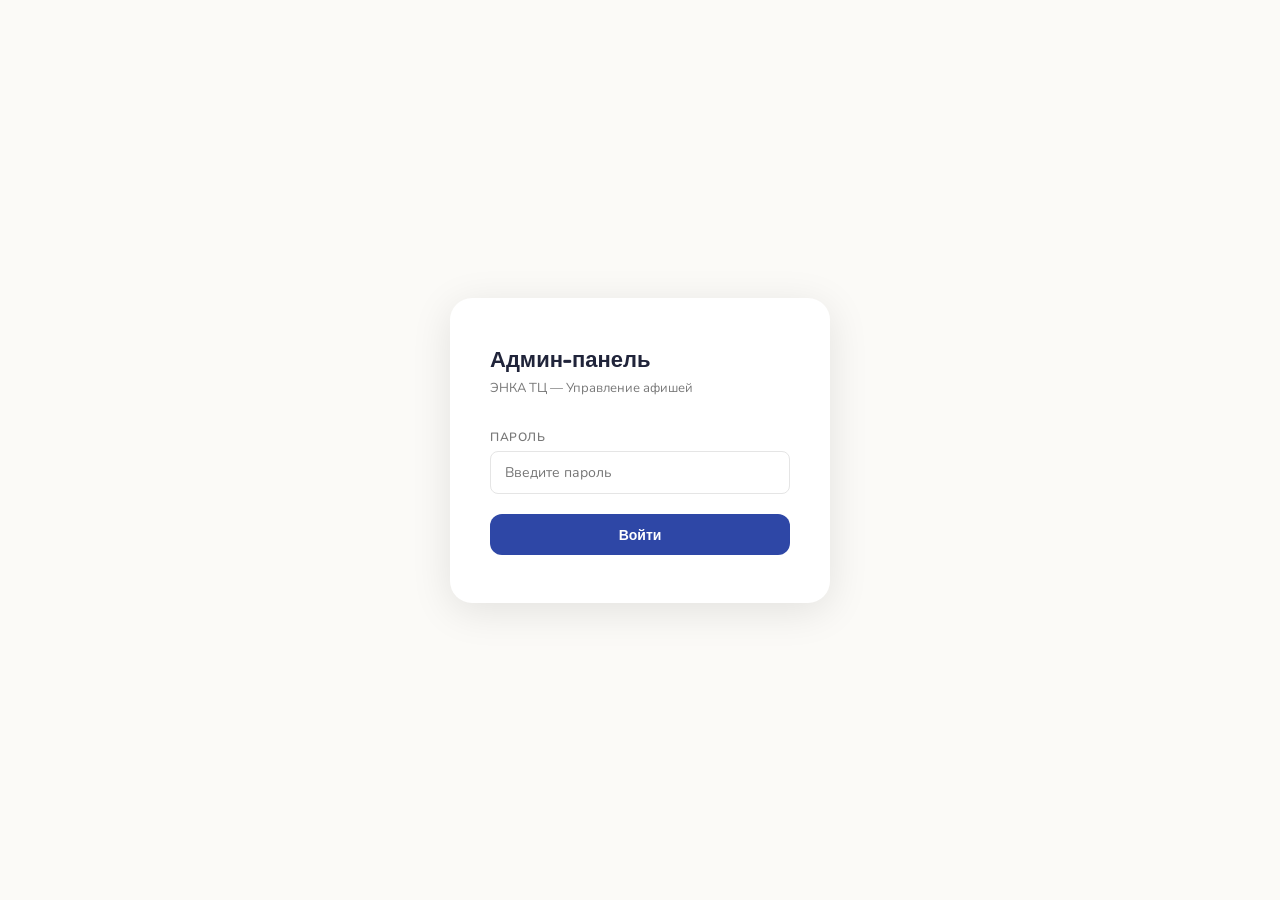
<file: admin.html>
<!DOCTYPE html>
<html lang="ru">
<head>
  <meta charset="UTF-8">
  <meta name="viewport" content="width=device-width, initial-scale=1.0">
  <title>Админ-панель — ЭНКА ТЦ Афиша</title>
  <link rel="preconnect" href="https://fonts.googleapis.com">
  <link rel="preconnect" href="https://fonts.gstatic.com" crossorigin>
  <link href="https://fonts.googleapis.com/css2?family=Fredoka:wght@400;500;600;700&family=Nunito:wght@400;500;600;700;800&display=swap" rel="stylesheet">
  <style>
    *, *::before, *::after { box-sizing: border-box; margin: 0; padding: 0; }
    body { font-family: 'Nunito', -apple-system, system-ui, sans-serif; background: #FBFAF7; color: #20243A; font-size: 14px; }
    a { text-decoration: none; color: inherit; }
    button { font-family: inherit; cursor: pointer; }
    input, select, textarea { font-family: inherit; }

    /* ===== LOGIN ===== */
    #loginScreen { min-height: 100vh; display: flex; align-items: center; justify-content: center; }
    .login-box {
      background: #fff; border-radius: 22px; padding: 48px 40px;
      width: 380px; box-shadow: 0 8px 40px rgba(0,0,0,.1);
    }
    .login-box h1 { font-family: 'Fredoka', sans-serif; font-size: 22px; font-weight: 600; margin-bottom: 6px; }
    .login-box p { color: #787878; margin-bottom: 32px; font-size: 13px; }
    .login-box label { display: block; font-size: 12px; font-weight: 600; color: #787878; margin-bottom: 6px; text-transform: uppercase; letter-spacing: .5px; }
    .login-box input[type="password"] {
      width: 100%; padding: 11px 14px; border: 1px solid #E5E5E5; border-radius: 8px;
      font-size: 14px; margin-bottom: 20px; outline: none; transition: border-color .15s;
    }
    .login-box input[type="password"]:focus { border-color: #2E47A6; }
    .login-box .btn-login {
      width: 100%; padding: 12px; background: #2E47A6; color: #fff; border: none;
      border-radius: 12px; font-size: 14px; font-weight: 600; font-family: 'Fredoka', sans-serif; cursor: pointer;
      transition: background .15s;
    }
    .login-box .btn-login:hover { background: #233A8C; }
    .login-error { color: #e74c3c; font-size: 13px; margin-top: 12px; display: none; }

    /* ===== MAIN LAYOUT ===== */
    #adminScreen { display: none; min-height: 100vh; }
    .admin-layout { display: flex; min-height: 100vh; }

    .sidebar {
      width: 220px; background: #20243A; color: #fff; flex-shrink: 0;
      display: flex; flex-direction: column; position: fixed; top: 0; left: 0; height: 100vh;
    }
    .sidebar__logo {
      padding: 24px 20px 20px; font-family: 'Fredoka', sans-serif; font-size: 15px; font-weight: 600;
      border-bottom: 1px solid rgba(255,255,255,.1);
    }
    .sidebar__logo small { display: block; font-size: 11px; font-weight: 400; color: rgba(255,255,255,.5); margin-top: 2px; }
    .sidebar__nav { padding: 16px 12px; flex: 1; }
    .sidebar__tab {
      display: flex; align-items: center; gap: 10px; width: 100%; padding: 10px 12px;
      background: none; border: none; color: rgba(255,255,255,.65); border-radius: 8px;
      font-size: 13px; font-weight: 500; text-align: left; margin-bottom: 4px;
      transition: background .15s, color .15s; cursor: pointer;
    }
    .sidebar__tab .tab-icon { font-size: 16px; display: flex; align-items: center; }
    .sidebar__tab:hover { background: rgba(255,255,255,.08); color: #fff; }
    .sidebar__tab.active { background: rgba(46,71,166,.55); color: #fff; }
    .sidebar__bottom { padding: 16px 12px; border-top: 1px solid rgba(255,255,255,.1); }
    .sidebar__logout {
      display: flex; align-items: center; gap: 8px; width: 100%; padding: 9px 12px;
      background: none; border: 1px solid rgba(255,255,255,.2); color: rgba(255,255,255,.65);
      border-radius: 8px; font-size: 12px; cursor: pointer; transition: .15s;
    }
    .sidebar__logout:hover { border-color: rgba(255,255,255,.5); color: #fff; }

    .admin-main { margin-left: 220px; flex: 1; display: flex; flex-direction: column; min-height: 100vh; }

    .admin-topbar {
      background: #fff; padding: 16px 28px; border-bottom: 1px solid #E5E5E5;
      display: flex; align-items: center; justify-content: space-between;
      position: sticky; top: 0; z-index: 50;
    }
    .admin-topbar__title { font-family: 'Fredoka', sans-serif; font-size: 18px; font-weight: 600; }
    .admin-topbar__user { font-size: 12px; color: #787878; }

    .admin-content { padding: 28px; flex: 1; }

    /* ===== TABS ===== */
    .tab-panel { display: none; }
    .tab-panel.active { display: block; }

    /* ===== STATS ===== */
    .stats-row { display: grid; grid-template-columns: repeat(auto-fit, minmax(150px, 1fr)); gap: 16px; margin-bottom: 28px; }
    .stat-card { background: #fff; border-radius: 12px; padding: 20px; border: 1px solid #E5E5E5; }
    .stat-card__val { font-size: 28px; font-weight: 700; }
    .stat-card__label { font-size: 12px; color: #787878; margin-top: 4px; }

    /* ===== TOOLBAR ===== */
    .toolbar { display: flex; align-items: center; gap: 10px; margin-bottom: 16px; flex-wrap: wrap; }
    .toolbar__search {
      padding: 8px 12px; border: 1px solid #E5E5E5; border-radius: 8px;
      font-size: 13px; width: 220px; outline: none; transition: border-color .15s;
    }
    .toolbar__search:focus { border-color: #2E47A6; }
    .toolbar__select {
      padding: 8px 10px; border: 1px solid #E5E5E5; border-radius: 8px;
      font-size: 13px; background: #fff; cursor: pointer; outline: none;
    }
    .toolbar__sep { flex: 1; }
    .btn-primary {
      padding: 8px 16px; background: #2E47A6; color: #fff; border: none;
      border-radius: 12px; font-family: 'Fredoka', sans-serif; font-size: 13px; font-weight: 600; cursor: pointer; transition: background .15s;
    }
    .btn-primary:hover { background: #233A8C; }
    .btn-secondary {
      padding: 7px 14px; background: #fff; color: #20243A; border: 1px solid #E5E5E5;
      border-radius: 8px; font-size: 12px; font-weight: 500; cursor: pointer; transition: .15s;
    }
    .btn-secondary:hover { border-color: #2E47A6; }
    .btn-danger {
      padding: 5px 10px; background: none; color: #e74c3c; border: 1px solid #fad0cc;
      border-radius: 6px; font-size: 12px; cursor: pointer; transition: .15s;
    }
    .btn-danger:hover { background: #fef0ee; }

    /* ===== TABLE ===== */
    .table-wrap { background: #fff; border-radius: 12px; border: 1px solid #E5E5E5; overflow: hidden; }
    table { width: 100%; border-collapse: collapse; }
    th { padding: 12px 14px; text-align: left; font-size: 11px; font-weight: 600; color: #787878; text-transform: uppercase; letter-spacing: .4px; background: #FAFAFA; border-bottom: 1px solid #E5E5E5; }
    td { padding: 12px 14px; border-bottom: 1px solid #F0F0F0; font-size: 13px; vertical-align: middle; }
    tr:last-child td { border-bottom: none; }
    tr:hover td { background: #FAFAFA; }
    .td-actions { display: flex; gap: 6px; align-items: center; }
    .btn-edit {
      padding: 5px 10px; background: none; border: 1px solid #E5E5E5;
      border-radius: 6px; font-size: 12px; cursor: pointer; transition: .15s;
    }
    .btn-edit:hover { border-color: #2E47A6; }
    .btn-dup {
      padding: 5px 10px; background: none; border: 1px solid #E5E5E5;
      border-radius: 6px; font-size: 12px; cursor: pointer; transition: .15s;
    }
    .btn-dup:hover { border-color: #6c5ce7; color: #6c5ce7; }

    /* ===== STATUS BADGES ===== */
    .status-badge { display: inline-block; padding: 3px 9px; border-radius: 20px; font-size: 11px; font-weight: 600; }
    .status-active  { background: #d4f0e8; color: #00864a; }
    .status-sold    { background: #fee9e9; color: #c0392b; }
    .status-draft   { background: #efefef; color: #787878; }
    .status-archive { background: #f5f0e8; color: #8B6914; }
    .bk-new        { background: #dce8ff; color: #1a5ce6; }
    .bk-processing { background: #fff3d4; color: #9a6d00; }
    .bk-confirmed  { background: #d4f0e8; color: #00864a; }
    .bk-rejected   { background: #fee9e9; color: #c0392b; }
    .badge-type { display: inline-block; padding: 2px 8px; border-radius: 20px; font-size: 11px; font-weight: 600; color: #fff; }

    /* ===== MODAL (admin modals) ===== */
    .modal-overlay {
      display: none; position: fixed; inset: 0; background: rgba(0,0,0,.45);
      z-index: 300; align-items: center; justify-content: center; padding: 20px;
    }
    .modal-overlay.open { display: flex; }
    .modal {
      background: #fff; border-radius: 18px; width: 100%; max-width: 620px;
      max-height: 90vh; overflow-y: auto; padding: 32px;
      box-shadow: 0 20px 60px rgba(0,0,0,.2);
    }
    .modal__header { display: flex; align-items: center; justify-content: space-between; margin-bottom: 24px; }
    .modal__title { font-family: 'Fredoka', sans-serif; font-size: 18px; font-weight: 600; }
    .modal__close { background: none; border: none; font-size: 22px; cursor: pointer; color: #787878; line-height: 1; }
    .modal__close:hover { color: #2E47A6; }
    .form-row { display: grid; grid-template-columns: 1fr 1fr; gap: 12px; }
    .form-field { margin-bottom: 16px; }
    .form-label { display: block; font-size: 12px; font-weight: 600; color: #787878; margin-bottom: 5px; text-transform: uppercase; letter-spacing: .3px; }
    .form-input, .form-select, .form-textarea {
      width: 100%; padding: 9px 12px; border: 1px solid #E5E5E5; border-radius: 8px;
      font-size: 13px; outline: none; transition: border-color .15s; background: #fff;
    }
    .form-input:focus, .form-select:focus, .form-textarea:focus { border-color: #2E47A6; }
    .form-textarea { resize: vertical; min-height: 80px; }
    .form-input.error, .form-select.error { border-color: #e74c3c; }
    .modal__footer { display: flex; gap: 10px; justify-content: flex-end; margin-top: 24px; border-top: 1px solid #E5E5E5; padding-top: 20px; }

    /* Photo drop zone */
    .photo-drop {
      border: 2px dashed #E5E5E5; border-radius: 10px; padding: 24px;
      text-align: center; cursor: pointer; transition: border-color .15s;
      position: relative; overflow: hidden;
    }
    .photo-drop:hover { border-color: #2E47A6; }
    .photo-drop input[type="file"] { position: absolute; inset: 0; opacity: 0; cursor: pointer; }
    .photo-drop__text { font-size: 13px; color: #787878; }
    .photo-drop__preview { max-width: 200px; max-height: 120px; object-fit: cover; border-radius: 6px; margin: 8px auto 0; display: none; }

    /* ===== EVENT TYPE PILLS (admin sub-filter) ===== */
    .ev-pills-row { display:flex; gap:6px; flex-wrap:wrap; padding:10px 0 2px; }
    .ev-pill {
      padding:5px 14px; border:1.5px solid #E5E5E5; border-radius:999px;
      background:#fff; font-size:12px; font-weight:700; cursor:pointer; transition:.15s;
      color:#555; white-space:nowrap;
    }
    .ev-pill:hover { border-color:#2E47A6; color:#2E47A6; }
    .ev-pill.active { background:#2E47A6; color:#fff; border-color:#2E47A6; }
    .kap-pills-row { display:none; gap:6px; flex-wrap:wrap; padding:6px 0 4px; border-top:1px dashed #E5E5E5; margin-top:4px; }
    .kap-pills-row.open { display:flex; }
    .kap-pill {
      padding:4px 12px; border:1.5px solid #E5E5E5; border-radius:999px;
      background:#fff; font-size:11px; font-weight:700; cursor:pointer; transition:.15s;
      color:#555;
    }
    .kap-pill:hover { border-color:#2BA24A; color:#2BA24A; }
    .kap-pill.active { background:#2BA24A; color:#fff; border-color:#2BA24A; }
    .ev-pills-label { font-size:10px; font-weight:700; text-transform:uppercase; letter-spacing:.5px; color:#aaa; align-self:center; }

    /* ===== PHOTOS TAB ===== */
    .ph-subnav { display:flex; gap:4px; margin-bottom:20px; background:#fff; border:1px solid #E5E5E5; border-radius:12px; padding:5px; }
    .ph-subnav__btn { flex:1; padding:8px; border:none; background:none; border-radius:8px; font-size:13px; font-weight:600; cursor:pointer; color:#787878; transition:.15s; }
    .ph-subnav__btn.active { background:#2E47A6; color:#fff; }
    .ph-section { display:none; } .ph-section.active { display:block; }
    /* Kids landing cards */
    .kids-cards { display:grid; grid-template-columns:repeat(3,1fr); gap:16px; margin-bottom:20px; }
    .kids-card { background:#fff; border-radius:14px; border:1px solid #E5E5E5; overflow:hidden; }
    .kids-card__color { height:6px; }
    .kids-card__body { padding:16px; }
    .kids-card__tc { font-size:13px; font-weight:700; margin-bottom:4px; }
    .kids-card__hero { width:100%; height:100px; object-fit:cover; border-radius:8px; margin:10px 0; background:#F0F0F0; display:block; }
    .kids-card__info { font-size:11px; color:#787878; line-height:1.5; margin-bottom:12px; }
    .kids-card__link { display:block; text-align:center; padding:8px; background:#F0F4FF; color:#2E47A6; border-radius:8px; font-size:12px; font-weight:700; text-decoration:none; }
    .kids-card__link:hover { background:#E0E8FF; }
    .kids-card { cursor:pointer; transition:.15s; }
    .kids-card:hover { box-shadow:0 8px 24px -8px rgba(0,0,0,.14); transform:translateY(-2px); }
    /* Landing detail panel */
    .kids-detail { display:none; background:#fff; border-radius:14px; border:1px solid #E5E5E5; padding:20px; margin-bottom:20px; }
    .kids-detail.open { display:block; }
    .kids-detail__header { display:flex; align-items:center; justify-content:space-between; margin-bottom:16px; }
    .kids-detail__title { font-size:14px; font-weight:800; }
    .kids-detail__close { border:none; background:none; font-size:18px; color:#787878; cursor:pointer; padding:4px; line-height:1; }
    .kids-detail__grid { display:grid; grid-template-columns:1fr 1fr; gap:20px; }
    .kids-detail__section-label { font-size:11px; font-weight:700; text-transform:uppercase; letter-spacing:.5px; color:#787878; margin-bottom:8px; }
    .kids-media-grid { display:grid; grid-template-columns:repeat(auto-fill,minmax(80px,1fr)); gap:8px; }
    .kids-media-item { position:relative; border-radius:8px; overflow:hidden; aspect-ratio:1; }
    .kids-media-item img { width:100%; height:100%; object-fit:cover; display:block; }
    .kids-media-del { position:absolute; top:3px; right:3px; width:18px; height:18px; background:rgba(0,0,0,.55); color:#fff; border:none; border-radius:50%; font-size:10px; cursor:pointer; display:flex; align-items:center; justify-content:center; }
    .kids-add-btn { border:2px dashed #E5E5E5; border-radius:8px; aspect-ratio:1; display:flex; flex-direction:column; align-items:center; justify-content:center; cursor:pointer; background:none; font-size:10px; color:#787878; gap:3px; position:relative; overflow:hidden; transition:border-color .15s; }
    .kids-add-btn input[type="file"] { position:absolute; inset:0; opacity:0; cursor:pointer; }
    .kids-add-btn:hover { border-color:#2E47A6; color:#2E47A6; }
    /* Reviews in landing detail */
    .review-add-form { display:grid; gap:8px; margin-bottom:12px; }
    .review-card { background:#FAFAF7; border:1px solid #F0F0F0; border-radius:8px; padding:10px 12px; position:relative; margin-bottom:6px; }
    .review-card__author { font-size:12px; font-weight:700; margin-bottom:4px; }
    .review-card__text { font-size:12px; color:#555; line-height:1.5; }
    .review-card__del { position:absolute; top:6px; right:8px; border:none; background:none; color:#aaa; cursor:pointer; font-size:14px; }
    /* Event report photos list */
    .report-table-wrap { background:#fff; border-radius:12px; border:1px solid #E5E5E5; overflow:hidden; }
    .report-row { display:grid; grid-template-columns:1fr 120px 90px 130px; align-items:center; border-bottom:1px solid #F0F0F0; }
    .report-row:last-child { border-bottom:none; }
    .report-row:hover { background:#FAFAF7; }
    .report-row__head { background:#FAFAFA; border-bottom:1px solid #E5E5E5; }
    .report-row div { padding:10px 14px; font-size:12px; }
    .report-row__head div { font-size:11px; font-weight:600; color:#787878; text-transform:uppercase; letter-spacing:.4px; }
    .report-photos-count { font-weight:700; }
    .report-photos-count.has-photos { color:#00864a; }
    .report-photos-count.no-photos  { color:#787878; }
    /* Report photos in event form */
    .report-photos-grid { display:grid; grid-template-columns:repeat(auto-fill,minmax(90px,1fr)); gap:8px; margin-top:8px; }
    .report-photo-item { position:relative; border-radius:8px; overflow:hidden; aspect-ratio:1; }
    .report-photo-item img { width:100%; height:100%; object-fit:cover; display:block; }
    .report-photo-del { position:absolute; top:3px; right:3px; width:20px; height:20px; background:rgba(0,0,0,.55); color:#fff; border:none; border-radius:50%; font-size:12px; cursor:pointer; display:flex; align-items:center; justify-content:center; line-height:1; }
    .report-add-btn { border:2px dashed #E5E5E5; border-radius:8px; aspect-ratio:1; display:flex; flex-direction:column; align-items:center; justify-content:center; cursor:pointer; background:none; transition:border-color .15s; font-size:11px; color:#787878; gap:4px; position:relative; overflow:hidden; }
    .report-add-btn input[type="file"] { position:absolute; inset:0; opacity:0; cursor:pointer; }
    .report-add-btn:hover { border-color:#2E47A6; color:#2E47A6; }

    /* ===== BOOKING DETAIL ===== */
    .booking-detail { font-size: 13px; line-height: 1.7; }
    .booking-detail dt { font-weight: 600; color: #787878; font-size: 11px; text-transform: uppercase; margin-top: 10px; }
    .booking-detail dd { margin: 0; }

    /* ===== CONFIRM ===== */
    .confirm-overlay {
      display: none; position: fixed; inset: 0; background: rgba(0,0,0,.5);
      z-index: 400; align-items: center; justify-content: center;
    }
    .confirm-overlay.open { display: flex; }
    .confirm-box {
      background: #fff; border-radius: 14px; padding: 28px; max-width: 340px; width: 100%;
      box-shadow: 0 10px 40px rgba(0,0,0,.2); text-align: center;
    }
    .confirm-box h3 { font-size: 16px; font-weight: 700; margin-bottom: 8px; }
    .confirm-box p { font-size: 13px; color: #787878; margin-bottom: 20px; }
    .confirm-box .confirm-actions { display: flex; gap: 10px; justify-content: center; }

    /* ===== EMPTY STATE ===== */
    .empty-state { text-align: center; padding: 60px 20px; color: #787878; }
    .empty-state__icon { font-size: 40px; margin-bottom: 12px; }
    .empty-state p { font-size: 14px; }

    /* CSV button */
    .btn-csv {
      padding: 7px 14px; background: #fff; border: 1px solid #E5E5E5;
      border-radius: 8px; font-size: 12px; font-weight: 500; cursor: pointer;
      display: flex; align-items: center; gap: 6px; transition: .15s;
    }
    .btn-csv:hover { border-color: #2E47A6; }

    /* ===== TOGGLE ===== */
    .toggle { position:relative; width:44px; height:24px; flex-shrink:0; }
    .toggle input { opacity:0; width:0; height:0; }
    .toggle-slider { position:absolute; inset:0; background:#D0D4E8; border-radius:24px; cursor:pointer; transition:background .18s; }
    .toggle-slider::before { content:''; position:absolute; left:3px; top:3px; width:18px; height:18px; background:#fff; border-radius:50%; transition:transform .18s; box-shadow:0 1px 4px rgba(0,0,0,.2); }
    .toggle input:checked + .toggle-slider { background:#2E47A6; }
    .toggle input:checked + .toggle-slider::before { transform:translateX(20px); }

    /* ===== POPUP TAB ===== */
    .pp-topbar { background:#fff; border:1px solid #E5E5E5; border-radius:12px; padding:14px 20px; margin-bottom:16px; display:flex; align-items:center; justify-content:space-between; }
    .pp-topbar__title { font-family:'Fredoka',sans-serif; font-size:16px; font-weight:600; }
    .pp-topbar__info { font-size:12px; color:#787878; margin-top:2px; }
    .pp-saved-msg { font-size:12px; color:#00864a; display:none; }

    /* Analytics strip */
    .pp-analytics-row { display:flex; gap:10px; margin-bottom:16px; flex-wrap:wrap; }
    .pp-analytics-card { background:#fff; border:1px solid #E5E5E5; border-radius:10px; padding:12px 16px; min-width:90px; text-align:center; }
    .pp-analytics-card__val { font-size:22px; font-weight:700; color:#20243A; }
    .pp-analytics-card__label { font-size:11px; color:#787878; margin-top:2px; }
    .pp-analytics-card--imp  { border-left:3px solid #2E47A6; }
    .pp-analytics-card--conv { border-left:3px solid #00864a; }
    .pp-analytics-card--dim  { border-left:3px solid #e17055; }

    /* Main grid */
    .pp-main-grid { display:grid; grid-template-columns:1fr 296px; gap:20px; align-items:start; }
    .pp-preview-panel { position:sticky; top:84px; }

    /* Device switch */
    .pp-device-switch { display:flex; gap:6px; margin-bottom:10px; }
    .pp-dsw__btn { flex:1; padding:8px 0; border:1px solid #E5E5E5; border-radius:8px; background:#fff; font-size:12px; font-weight:600; cursor:pointer; transition:.15s; color:#787878; font-family:inherit; }
    .pp-dsw__btn.active { background:#2E47A6; color:#fff; border-color:#2E47A6; }

    /* Device frame */
    .pp-frame-wrap { border-radius:12px; overflow:hidden; border:2px solid #D0D4E8; }
    .pp-frame { position:relative; width:100%; }
    .pp-frame--mobile { width:260px; margin:0 auto; border-radius:20px; overflow:hidden; border:6px solid #20243A; }
    .pp-frame__inner { position:relative; min-height:380px; overflow:hidden; }
    .pp-frame__bg { position:absolute; inset:0; display:flex; flex-direction:column; pointer-events:none; }
    .pp-frame__bg-header { height:42px; background:rgba(255,255,255,.92); border-bottom:1px solid rgba(0,0,0,.07); flex-shrink:0; }
    .pp-frame__bg-hero { flex-shrink:0; height:110px; background:linear-gradient(135deg,#EEF4FF 0%,#E8F0FF 50%,#EDF7EF 100%); display:flex; align-items:center; justify-content:center; font-size:30px; }
    .pp-frame__bg-content { padding:10px; display:flex; flex-direction:column; gap:7px; flex:1; background:#F8F8F6; }
    .pp-frame__bg-card { height:32px; background:rgba(255,255,255,.8); border-radius:6px; border:1px solid rgba(0,0,0,.05); }
    .pp-frame__bg-card:nth-child(2) { height:20px; width:70%; }

    /* Popup overlay in frame */
    .pp-frame__popup { position:absolute; inset:0; display:flex; align-items:center; justify-content:center; padding:10px; }
    .pp-frame__popup--bottom { align-items:flex-end; padding:0; }
    .pp-frame__popup--hidden { opacity:0; pointer-events:none; }
    .pp-frame__popup--blur { backdrop-filter:blur(4px); -webkit-backdrop-filter:blur(4px); }
    .pp-frame__popup--dim  { background:rgba(20,24,58,.55); }

    /* Card preview inside frame (shared with runtime pp-* classes) */
    .pp-banner { padding:18px; text-align:center; }
    .pp-banner--tg  { background:linear-gradient(135deg,#0088cc,#29b6f6); }
    .pp-banner--kids { background:linear-gradient(135deg,#f39200,#f8c900); }
    .pp-banner--neutral { background:linear-gradient(135deg,#2E47A6,#6c5ce7); }
    .pp-icon { font-size:36px; line-height:1; }
    .pp-body { padding:14px 16px; text-align:center; }
    .pp-title { font-family:'Fredoka',sans-serif; font-size:15px; font-weight:600; color:#1c1c1c; margin-bottom:6px; }
    .pp-desc  { font-size:11px; color:#787878; line-height:1.5; margin-bottom:12px; }
    .pp-cta   { display:block; padding:10px; background:#2E47A6; color:#fff; border-radius:10px; font-size:12px; font-weight:700; text-decoration:none; font-family:'Fredoka',sans-serif; border:none; cursor:pointer; width:100%; text-align:center; box-sizing:border-box; }
    .pp-cta--tg { background:linear-gradient(135deg,#0088cc,#29b6f6); }
    .pp-img { width:100%; max-height:120px; object-fit:cover; display:block; }
    .pp-close-btn { position:absolute; top:0; right:0; width:36px; height:36px; background:rgba(0,0,0,.1); border:none; font-size:16px; cursor:pointer; color:#444; display:flex; align-items:center; justify-content:center; border-bottom-left-radius:10px; z-index:2; }
    .pp-card-wrap { position:relative; width:100%; background:#fff; border-radius:14px; overflow:hidden; box-shadow:0 10px 32px rgba(0,0,0,.28); }
    .pp-card-wrap--bottom { border-radius:12px 12px 0 0; max-width:100%!important; }
    /* Sticky bar preview */
    .pp-sticky-bar { background:#fff; border-top:1px solid #e5e5e5; padding:8px 12px; display:flex; align-items:center; gap:8px; box-shadow:0 -3px 12px rgba(0,0,0,.08); position:absolute; bottom:0; left:0; right:0; }
    .pp-sticky-bar__text { font-size:11px; font-weight:600; color:#20243a; flex:1; overflow:hidden; text-overflow:ellipsis; white-space:nowrap; }
    .pp-sticky-bar__cta  { padding:6px 12px; background:#2E47A6; color:#fff; border:none; border-radius:8px; font-family:'Fredoka',sans-serif; font-size:11px; font-weight:600; cursor:pointer; white-space:nowrap; }
    .pp-sticky-bar__cta--tg { background:linear-gradient(135deg,#0088cc,#29b6f6); }
    /* Teaser preview */
    .pp-teaser-wrap { position:absolute; bottom:12px; right:10px; background:#fff; border-radius:12px; padding:12px; box-shadow:0 6px 20px rgba(0,0,0,.2); max-width:160px; }
    .pp-teaser-wrap .pp-title { font-size:12px; margin-bottom:4px; }
    .pp-teaser-wrap .pp-desc  { font-size:10px; margin-bottom:8px; }
    .pp-teaser-wrap .pp-cta   { font-size:10px; padding:7px; border-radius:8px; }

    /* Emulation buttons */
    .pp-emul-btns  { margin-top:10px; display:flex; gap:6px; flex-wrap:wrap; align-items:center; }
    .pp-emul-label { font-size:10px; font-weight:700; color:#787878; text-transform:uppercase; letter-spacing:.4px; width:100%; }

    /* Accordion rows */
    .pp-accordion-row { background:#fff; border:1px solid #E5E5E5; border-radius:12px; margin-bottom:10px; overflow:hidden; }
    .pp-accordion-row__hd { display:grid; grid-template-columns:40px 1fr auto 32px; align-items:center; cursor:pointer; padding:13px 14px; gap:10px; transition:background .12s; user-select:none; }
    .pp-accordion-row__hd:hover { background:#FAFAFA; }
    .pp-accordion-row__icon { font-size:20px; text-align:center; }
    .pp-accordion-row__title { font-size:13px; font-weight:700; color:#20243A; }
    .pp-accordion-row__meta  { font-size:11px; color:#787878; margin-top:2px; }
    .pp-chevron { font-size:12px; color:#aaa; transition:transform .2s; }
    .pp-accordion-row__hd.open .pp-chevron { transform:rotate(180deg); }
    .pp-accordion-row__body { display:none; padding:0 14px 14px; border-top:1px solid #F0F0F0; }
    .pp-accordion-row__body.open { display:block; }

    /* Form sections within row */
    .pp-sec { margin-top:14px; }
    .pp-sec__title { font-size:10px; font-weight:700; text-transform:uppercase; letter-spacing:.6px; color:#787878; margin-bottom:8px; padding-bottom:5px; border-bottom:1px solid #F0F0F0; }
    .pp-grid-2 { display:grid; grid-template-columns:1fr 1fr; gap:8px; }
    .pp-grid-3 { display:grid; grid-template-columns:1fr 1fr 1fr; gap:8px; }
    .pp-field { margin-bottom:6px; }
    .pp-field label { display:block; font-size:10px; font-weight:700; color:#787878; margin-bottom:3px; text-transform:uppercase; letter-spacing:.3px; }
    .pp-field input, .pp-field select, .pp-field textarea { width:100%; padding:7px 9px; border:1px solid #E5E5E5; border-radius:7px; font-size:12px; outline:none; font-family:inherit; transition:border-color .15s; background:#fff; box-sizing:border-box; }
    .pp-field input:focus, .pp-field select:focus, .pp-field textarea:focus { border-color:#2E47A6; }
    .pp-field textarea { min-height:52px; resize:vertical; }

    /* Device sub-tabs inside form */
    .pp-dev-tabs { display:flex; gap:3px; margin-bottom:8px; border-bottom:1px solid #E5E5E5; }
    .pp-dev-tab { padding:5px 10px; border:none; background:none; font-size:11px; font-weight:600; color:#787878; cursor:pointer; border-bottom:2px solid transparent; margin-bottom:-1px; transition:.15s; font-family:inherit; }
    .pp-dev-tab.active { color:#2E47A6; border-bottom-color:#2E47A6; }
    .pp-priority-badge { display:inline-block; background:#F0F4FF; color:#2E47A6; font-size:10px; font-weight:700; border-radius:5px; padding:1px 6px; }

    @media (max-width: 768px) {
      .sidebar { width: 100%; height: auto; position: static; }
      .admin-main { margin-left: 0; }
      .form-row { grid-template-columns: 1fr; }
    }
  </style>
</head>
<body>

<!-- ===== LOGIN ===== -->
<div id="loginScreen">
  <div class="login-box">
    <h1>Админ-панель</h1>
    <p>ЭНКА ТЦ — Управление афишей</p>
    <form id="loginForm">
      <label for="pwdInput">Пароль</label>
      <input type="password" id="pwdInput" placeholder="Введите пароль" autocomplete="current-password">
      <button type="submit" class="btn-login">Войти</button>
      <div class="login-error" id="loginError">Неверный пароль. Попробуйте ещё раз.</div>
    </form>
  </div>
</div>

<!-- ===== ADMIN ===== -->
<div id="adminScreen">
  <div class="admin-layout">

    <!-- Sidebar -->
    <aside class="sidebar">
      <div class="sidebar__logo">
        ЭНКА ТЦ
        <small>Администратор афиши</small>
      </div>
      <nav class="sidebar__nav">
        <button class="sidebar__tab active" data-tab="events">
          <span class="tab-icon"><svg viewBox="0 0 24 24" fill="none" stroke="currentColor" stroke-width="1.8" stroke-linecap="round" stroke-linejoin="round" style="width:1em;height:1em"><rect x="3" y="4.5" width="18" height="16" rx="2.5"/><path d="M3 9.5h18M8 2.5v4M16 2.5v4"/></svg></span>
          Мероприятия
        </button>
        <button class="sidebar__tab" data-tab="photos">
          <span class="tab-icon"><svg viewBox="0 0 24 24" fill="none" stroke="currentColor" stroke-width="1.8" stroke-linecap="round" stroke-linejoin="round" style="width:1em;height:1em"><rect x="3.5" y="5" width="17" height="14" rx="2"/><circle cx="9" cy="10" r="1.6"/><path d="M20 16l-4.5-4.5L6 19"/></svg></span>
          Фотографии
        </button>
        <button class="sidebar__tab" data-tab="popup">
          <span class="tab-icon"><svg viewBox="0 0 24 24" fill="none" stroke="currentColor" stroke-width="1.8" stroke-linecap="round" stroke-linejoin="round" style="width:1em;height:1em"><rect x="3" y="5" width="18" height="14" rx="3"/><path d="M8 12h8M8 15.5h5"/></svg></span>
          Попапы
        </button>
      </nav>
      <div class="sidebar__bottom">
        <button class="sidebar__logout" id="logoutBtn">
          <svg viewBox="0 0 24 24" fill="none" stroke="currentColor" stroke-width="1.8" stroke-linecap="round" stroke-linejoin="round" style="width:1em;height:1em"><path d="M14 4h3.5A1.5 1.5 0 0119 5.5v13a1.5 1.5 0 01-1.5 1.5H14"/><path d="M10 8l-4 4 4 4M6 12h10"/></svg>
          Выйти
        </button>
      </div>
    </aside>

    <!-- Main -->
    <div class="admin-main">
      <div class="admin-topbar">
        <div class="admin-topbar__title" id="topbarTitle">Мероприятия</div>
        <div class="admin-topbar__user">admin</div>
      </div>

      <div class="admin-content">

        <!-- ===== EVENTS TAB ===== -->
        <div class="tab-panel active" id="tabEvents">
          <div class="stats-row" id="eventsStats"></div>
          <div class="toolbar">
            <input class="toolbar__search" id="evtSearch" type="text" placeholder="Поиск по названию…">
            <select class="toolbar__select" id="evtFilterTc">
              <option value="">Все ТЦ</option>
              <option value="kuntsevo">Кунцево Плаза</option>
              <option value="kashirskaya">Каширская Плаза</option>
              <option value="kapitoliy">Капитолий</option>
            </select>
            <div class="toolbar__sep"></div>
            <button class="btn-primary" id="addEventBtn">+ Добавить</button>
          </div>
          <!-- Type pills -->
          <div class="ev-pills-row" id="evTypePills">
            <span class="ev-pills-label">Тип:</span>
            <button class="ev-pill active" data-type="">Все</button>
            <button class="ev-pill" data-type="quiz">Квиз / Турнир</button>
            <button class="ev-pill" data-type="master-class">Мастер-класс</button>
            <button class="ev-pill" data-type="kids">Детское</button>
            <button class="ev-pill" data-type="concert">Концерт</button>
            <button class="ev-pill" data-type="exhibition">Выставка</button>
            <button class="ev-pill" data-type="sports">Спортивное</button>
          </div>
          <!-- Капитолий sub-pills (area/зал) -->
          <div class="kap-pills-row" id="kapAreaPills">
            <span class="ev-pills-label" style="color:#2BA24A;">Площадка:</span>
            <button class="kap-pill active" data-area="">Все залы</button>
            <button class="kap-pill" data-area="atrium">Атриум</button>
            <button class="kap-pill" data-area="cinema">Кинотеатр</button>
            <button class="kap-pill" data-area="kids-zone">Детская зона</button>
            <button class="kap-pill" data-area="foodcourt">Фудкорт</button>
            <button class="kap-pill" data-area="main-stage">Главная сцена</button>
          </div>
          <div class="table-wrap">
            <table>
              <thead>
                <tr>
                  <th>Название</th><th>ТЦ</th><th>Тип</th><th>Дата / Время</th><th>Статус</th><th>Действия</th>
                </tr>
              </thead>
              <tbody id="eventsTableBody"></tbody>
            </table>
            <div class="empty-state" id="eventsEmpty" style="display:none;">
              <div class="empty-state__icon"><svg viewBox="0 0 24 24" fill="none" stroke="currentColor" stroke-width="1.8" stroke-linecap="round" stroke-linejoin="round" style="width:1em;height:1em"><rect x="3" y="4.5" width="18" height="16" rx="2.5"/><path d="M3 9.5h18M8 2.5v4M16 2.5v4"/></svg></div>
              <p>Мероприятий не найдено</p>
            </div>
          </div>
        </div>

        <!-- ===== PHOTOS TAB ===== -->
        <div class="tab-panel" id="tabPhotos">
          <!-- Sub-nav -->
          <div class="ph-subnav">
            <button class="ph-subnav__btn active" data-ph="kids" onclick="switchPhSection('kids',this)">Детские клубы</button>
            <button class="ph-subnav__btn" data-ph="reports" onclick="switchPhSection('reports',this)">Фотоотчёты мероприятий</button>
          </div>

          <!-- Section: Kids Landings -->
          <div class="ph-section active" id="phKids">
            <div class="kids-cards" id="kidsCardsGrid"></div>
            <!-- Landing detail panel (shows below cards) -->
            <div class="kids-detail" id="kidsDetailPanel">
              <div class="kids-detail__header">
                <div class="kids-detail__title" id="kidsDetailTitle"></div>
                <button class="kids-detail__close" onclick="closeKidsDetail()">×</button>
              </div>
              <div class="kids-detail__grid">
                <!-- Gallery -->
                <div>
                  <div class="kids-detail__section-label">Галерея (главная страница)</div>
                  <div class="kids-media-grid" id="kidsGalleryGrid"></div>
                </div>
                <!-- Reviews -->
                <div>
                  <div class="kids-detail__section-label">Отзывы посетителей</div>
                  <div class="review-add-form">
                    <input class="form-input" id="reviewAuthor" type="text" placeholder="Имя / Подпись" style="font-size:12px;padding:7px 10px;">
                    <textarea class="form-textarea" id="reviewText" placeholder="Текст отзыва…" style="font-size:12px;min-height:60px;padding:7px 10px;resize:vertical;"></textarea>
                    <button class="btn-primary" style="font-size:12px;padding:7px;" onclick="addKidsReview()">+ Добавить отзыв</button>
                  </div>
                  <div id="kidsReviewsList"></div>
                </div>
              </div>
              <div style="margin-top:16px;display:flex;gap:10px;justify-content:flex-end;">
                <a id="kidsDetailLink" href="#" target="_blank" class="btn-secondary" style="font-size:12px;padding:8px 14px;">Открыть лендинг →</a>
                <button class="btn-primary" style="font-size:12px;" onclick="saveKidsMedia()">Сохранить</button>
              </div>
            </div>
          </div>

          <!-- Section: Event Report Photos -->
          <div class="ph-section" id="phReports">
            <div class="toolbar" style="margin-bottom:12px;">
              <span style="font-size:13px;color:#787878;">Фотоотчёты добавляются в карточке редактирования мероприятия.</span>
              <div class="toolbar__sep"></div>
              <button class="btn-primary" style="font-size:12px;" onclick="document.querySelector('.sidebar__tab[data-tab=events]').click()">Перейти к мероприятиям</button>
            </div>
            <div class="report-table-wrap">
              <div class="report-row report-row__head">
                <div>Мероприятие</div>
                <div>Торговый центр</div>
                <div>Статус</div>
                <div>Фотоотчёт</div>
              </div>
              <div id="reportPhotosList"></div>
            </div>
          </div>
        </div>

        <!-- ===== POPUP TAB ===== -->
        <div class="tab-panel" id="tabPopup">

          <div class="pp-topbar">
            <div>
              <div class="pp-topbar__title">Попапы</div>
              <div class="pp-topbar__info">Таргетинг, триггеры, аналитика — активен один попап (высший priority)</div>
            </div>
            <div style="display:flex;gap:10px;align-items:center;">
              <span class="pp-saved-msg" id="popupSavedMsg">✓ Сохранено</span>
              <button class="btn-secondary" id="addPopupBtn" style="font-size:12px;">+ Добавить</button>
              <button class="btn-primary" id="savePopupBtn">Сохранить</button>
            </div>
          </div>

          <!-- Analytics strip -->
          <div class="pp-analytics-row" id="ppAnalyticsRow"></div>

          <!-- Main grid -->
          <div class="pp-main-grid">

            <!-- Left: accordion list -->
            <div id="ppListBody"></div>

            <!-- Right: preview panel -->
            <div class="pp-preview-panel">
              <div style="font-size:10px;font-weight:700;color:#787878;text-transform:uppercase;letter-spacing:.5px;margin-bottom:8px;">Предпросмотр</div>
              <div class="pp-device-switch">
                <button class="pp-dsw__btn active" id="dswDesktop">💻 Desktop</button>
                <button class="pp-dsw__btn" id="dswMobile">📱 Mobile</button>
              </div>
              <div class="pp-frame-wrap">
                <div class="pp-frame" id="ppFrame">
                  <div class="pp-frame__inner" id="ppFrameInner">
                    <div class="pp-frame__bg">
                      <div class="pp-frame__bg-header"></div>
                      <div class="pp-frame__bg-hero">🎪</div>
                      <div class="pp-frame__bg-content">
                        <div class="pp-frame__bg-card"></div>
                        <div class="pp-frame__bg-card"></div>
                        <div class="pp-frame__bg-card" style="width:65%"></div>
                      </div>
                    </div>
                    <div class="pp-frame__popup pp-frame__popup--hidden" id="ppFramePopup"></div>
                  </div>
                </div>
              </div>
              <div class="pp-emul-btns">
                <div class="pp-emul-label">Эмуляция:</div>
                <button class="btn-secondary" id="emulShowBtn" style="font-size:11px;padding:5px 10px;">▶ Показать</button>
                <button class="btn-secondary" id="emulHideBtn" style="font-size:11px;padding:5px 10px;">✕ Скрыть</button>
              </div>
            </div>

          </div>

        </div><!-- /tabPopup -->

      </div><!-- /admin-content -->
    </div><!-- /admin-main -->
  </div>
</div>

<!-- ===== MODAL: EDIT/ADD EVENT ===== -->
<div class="modal-overlay" id="eventModal">
  <div class="modal">
    <div class="modal__header">
      <div class="modal__title" id="eventModalTitle">Добавить мероприятие</div>
      <button class="modal__close" data-close="eventModal">×</button>
    </div>
    <form id="eventForm" novalidate>
      <input type="hidden" id="ef_id">
      <div class="form-row">
        <div class="form-field">
          <label class="form-label" for="ef_tc">Торговый центр *</label>
          <select class="form-select" id="ef_tc" required>
            <option value="">— выбрать —</option>
            <option value="kuntsevo">Кунцево Плаза</option>
            <option value="kashirskaya">Каширская Плаза</option>
            <option value="kapitoliy">Капитолий</option>
          </select>
        </div>
        <div class="form-field">
          <label class="form-label" for="ef_type">Тип мероприятия *</label>
          <select class="form-select" id="ef_type" required>
            <option value="">— выбрать —</option>
            <option value="quiz">Квиз / Турнир</option>
            <option value="master-class">Мастер-класс</option>
            <option value="kids">Детское</option>
            <option value="concert">Концерт</option>
            <option value="exhibition">Выставка</option>
            <option value="sports">Спортивное</option>
          </select>
        </div>
      </div>
      <div class="form-field">
        <label class="form-label" for="ef_title">Название *</label>
        <input class="form-input" id="ef_title" type="text" placeholder="Название мероприятия" required>
      </div>
      <div class="form-row">
        <div class="form-field">
          <label class="form-label" for="ef_date">Дата *</label>
          <input class="form-input" id="ef_date" type="date" required>
        </div>
        <div class="form-field">
          <label class="form-label" for="ef_time">Время начала *</label>
          <input class="form-input" id="ef_time" type="time" required>
        </div>
      </div>
      <div class="form-row">
        <div class="form-field">
          <label class="form-label" for="ef_duration">Продолжительность</label>
          <input class="form-input" id="ef_duration" type="text" placeholder="90 мин">
        </div>
        <div class="form-field">
          <label class="form-label" for="ef_price">Цена / Билеты</label>
          <input class="form-input" id="ef_price" type="text" placeholder="Бесплатно / 800 баллов">
        </div>
      </div>
      <div class="form-row">
        <div class="form-field">
          <label class="form-label" for="ef_seats">Мест всего</label>
          <input class="form-input" id="ef_seats" type="number" min="0" placeholder="60">
        </div>
        <div class="form-field">
          <label class="form-label" for="ef_seats_left">Мест осталось</label>
          <input class="form-input" id="ef_seats_left" type="number" min="0" placeholder="22">
        </div>
      </div>
      <div class="form-row">
        <div class="form-field">
          <label class="form-label" for="ef_hall">Место проведения</label>
          <input class="form-input" id="ef_hall" type="text" placeholder="Атриум, зал 3, фудкорт…">
        </div>
        <div class="form-field">
          <label class="form-label" for="ef_age">Возраст</label>
          <select class="form-select" id="ef_age">
            <option value="">Не указан</option>
            <option value="0+">0+</option>
            <option value="6+">6+</option>
            <option value="12+">12+</option>
            <option value="16+">16+</option>
            <option value="18+">18+</option>
          </select>
        </div>
      </div>
      <div class="form-field">
        <label class="form-label" for="ef_desc">Описание</label>
        <textarea class="form-textarea" id="ef_desc" placeholder="Описание мероприятия…"></textarea>
      </div>
      <div class="form-field">
        <label class="form-label" for="ef_appLink">Ссылка на событие / приложение</label>
        <input class="form-input" id="ef_appLink" type="url" placeholder="https://enka.ru/events/... или deeplink в приложение">
        <div style="font-size:11px;color:#787878;margin-top:4px;">Кнопка «Купить билет» или «Зарегистрироваться» на карточке события будет вести по этой ссылке</div>
      </div>
      <div class="form-field">
        <label class="form-label">Обложка мероприятия</label>
        <div class="photo-drop" id="photoDropZone">
          <input type="file" id="ef_photo_file" accept="image/*">
          <img class="photo-drop__preview" id="photoPreview" alt="">
          <div class="photo-drop__text" id="photoDropText">📸 Перетащите фото или нажмите для выбора<br><small style="color:#aaa;">JPG/PNG до 5 МБ</small></div>
        </div>
        <input type="hidden" id="ef_photo">
      </div>
      <div class="form-field">
        <label class="form-label" for="ef_status">Статус</label>
        <select class="form-select" id="ef_status">
          <option value="active">Активно</option>
          <option value="draft">Черновик</option>
          <option value="sold">Мест нет</option>
          <option value="archive">Архив</option>
        </select>
      </div>
      <div class="form-field">
        <label class="form-label">Фотоотчёт мероприятия <span style="font-weight:400;color:#787878;">(для прошедших событий)</span></label>
        <div class="report-photos-grid" id="reportPhotosGrid"></div>
      </div>
    </form>
    <div class="modal__footer">
      <button class="btn-secondary" data-close="eventModal">Отмена</button>
      <button class="btn-primary" id="saveEventBtn">Сохранить</button>
    </div>
  </div>
</div>

<!-- ===== CONFIRM ===== -->
<div class="confirm-overlay" id="confirmOverlay">
  <div class="confirm-box">
    <h3>Подтвердите действие</h3>
    <p id="confirmMsg">Вы уверены?</p>
    <div class="confirm-actions">
      <button class="btn-secondary" id="confirmNo">Отмена</button>
      <button class="btn-danger" id="confirmYes">Удалить</button>
    </div>
  </div>
</div>

<script>
/* =================================================
   CONFIG
   =============================================== */
var ADMIN_PASSWORD = 'admin123'; /* ← изменить при необходимости */

var TC_LABELS   = { kuntsevo: 'Кунцево Плаза', kashirskaya: 'Каширская Плаза', kapitoliy: 'Капитолий' };
var TYPE_LABELS = { quiz: 'Квиз / Турнир', 'master-class': 'Мастер-класс', kids: 'Детское', concert: 'Концерт', exhibition: 'Выставка', sports: 'Спортивное' };
var TYPE_COLORS = { quiz: '#6c5ce7', 'master-class': '#00b894', kids: '#fd79a8', concert: '#6c5ce7', exhibition: '#e17055', sports: '#d63031' };
var EV_LABELS   = { active: 'Активно', draft: 'Черновик', sold: 'Мест нет', archive: 'Архив' };
var EV_CLASSES  = { active: 'status-active', draft: 'status-draft', sold: 'status-sold', archive: 'status-archive' };

var SEED_EVENTS = [
  { id:'evt-001', title:'Квиз «Угадай мелодию»', type:'quiz', tc:'kuntsevo', date:'2026-06-07', time:'19:00', duration:'120 мин', price:'800 баллов', seats:60, seatsLeft:0, status:'archive', photo:'img/hf_20260605_105018_34777873-0bb5-4d74-969a-7efc2752403d.png', photoType:'uploaded', desc:'Командный музыкальный квиз для всей семьи.' },
  { id:'evt-002', title:'Мастер-класс по лепке из глины', type:'master-class', tc:'kashirskaya', date:'2026-06-08', time:'12:00', duration:'90 мин', price:'Бесплатно', seats:30, seatsLeft:0, status:'archive', photo:'img/hf_20260605_104713_5b276bfe-0da5-4ce1-a019-d7908626c489.png', photoType:'uploaded', desc:'Мастер-класс по лепке из глины.' },
  { id:'evt-003', title:'Ярмарка котят — погладь и возьми домой', type:'kids', tc:'kuntsevo', date:'2026-06-14', time:'11:00', duration:'3 часа', price:'Бесплатно', seats:100, seatsLeft:0, status:'archive', photo:'img/hf_20260605_104644_2b12e580-48d6-42b9-b586-60da3f488c39.png', photoType:'uploaded', desc:'Ярмарка котят.' },
  { id:'evt-004', title:'Открытый шахматный турнир', type:'quiz', tc:'kapitoliy', date:'2026-06-15', time:'10:00', duration:'4 часа', price:'500 баллов', seats:32, seatsLeft:5, status:'active', photo:'img/hf_20260605_105018_34777873-0bb5-4d74-969a-7efc2752403d.png', photoType:'uploaded', desc:'Открытый шахматный турнир.' },
  { id:'evt-005', title:'Детский праздник «Лето начинается!»', type:'kids', tc:'kashirskaya', date:'2026-06-21', time:'13:00', duration:'2 часа', price:'Бесплатно', seats:50, seatsLeft:3, status:'active', photo:'img/hf_20260605_104809_157f395a-c945-48d2-80f0-a34dfb17ba7d.png', photoType:'uploaded', desc:'Детский праздник.' },
  { id:'evt-006', title:'Семейный концерт «Лето в ритме джаза»', type:'concert', tc:'kapitoliy', date:'2026-06-28', time:'18:00', duration:'90 мин', price:'1200 баллов', seats:120, seatsLeft:0, status:'sold', photo:'img/hf_20260605_104737_00a8f8b5-2408-48d4-9c27-2b1f9f0a3313.png', photoType:'uploaded', desc:'Семейный концерт джаза для всей семьи. Капитолька ждёт вас!' }
];

/* =================================================
   AUTH
   =============================================== */
function isLoggedIn() { return sessionStorage.getItem('afisha_admin_ok') === '1'; }

document.getElementById('loginForm').addEventListener('submit', function(e) {
  e.preventDefault();
  if (document.getElementById('pwdInput').value === ADMIN_PASSWORD) {
    sessionStorage.setItem('afisha_admin_ok', '1');
    showAdmin();
  } else {
    document.getElementById('loginError').style.display = 'block';
  }
});

document.getElementById('logoutBtn').addEventListener('click', function() {
  sessionStorage.removeItem('afisha_admin_ok');
  location.reload();
});

function showAdmin() {
  document.getElementById('loginScreen').style.display = 'none';
  document.getElementById('adminScreen').style.display = 'block';
  initAdmin();
}

if (isLoggedIn()) showAdmin();

/* =================================================
   DATA HELPERS
   =============================================== */
function getEvents() {
  try {
    var raw = localStorage.getItem('afisha_events');
    if (raw) return JSON.parse(raw);
  } catch(e) {}
  localStorage.setItem('afisha_events', JSON.stringify(SEED_EVENTS));
  return JSON.parse(JSON.stringify(SEED_EVENTS));
}
function saveEvents(arr) { localStorage.setItem('afisha_events', JSON.stringify(arr)); }

function getPopupConfig() {
  var defaults = { enabled: false, content: 'telegram', size: 'medium', blur: true, tgUrl: 'https://t.me/enkatc', kidsUrl: '' };
  try {
    var raw = localStorage.getItem('afisha_popup_config');
    return raw ? Object.assign({}, defaults, JSON.parse(raw)) : defaults;
  } catch(e) { return defaults; }
}
function savePopupConfig(cfg) { localStorage.setItem('afisha_popup_config', JSON.stringify(cfg)); }

function genId(prefix) { return prefix + '-' + Date.now(); }

/* =================================================
   TAB SWITCHING
   =============================================== */
var TAB_TITLES = { events: 'Мероприятия', photos: 'Фотографии', popup: 'Настройка попапов' };

document.querySelectorAll('.sidebar__tab').forEach(function(btn) {
  btn.addEventListener('click', function() {
    document.querySelectorAll('.sidebar__tab').forEach(function(b) { b.classList.remove('active'); });
    btn.classList.add('active');
    var tab = btn.dataset.tab;
    document.querySelectorAll('.tab-panel').forEach(function(p) { p.classList.remove('active'); });
    document.getElementById('tab' + tab.charAt(0).toUpperCase() + tab.slice(1)).classList.add('active');
    document.getElementById('topbarTitle').textContent = TAB_TITLES[tab] || tab;
    if (tab === 'photos') renderPhotos();
    if (tab === 'popup')  renderPopupTab();
  });
});

/* close modals */
document.querySelectorAll('[data-close]').forEach(function(el) {
  el.addEventListener('click', function() { closeModal(el.dataset.close); });
});
document.querySelectorAll('.modal-overlay').forEach(function(ov) {
  ov.addEventListener('click', function(e) { if (e.target === ov) closeModal(ov.id); });
});
function openModal(id)  { document.getElementById(id).classList.add('open'); }
function closeModal(id) { document.getElementById(id).classList.remove('open'); }

/* =================================================
   EVENTS TAB
   =============================================== */
function renderEventsStats() {
  var evts   = getEvents();
  var active = evts.filter(function(e) { return e.status === 'active';  }).length;
  var sold   = evts.filter(function(e) { return e.status === 'sold';    }).length;
  var draft  = evts.filter(function(e) { return e.status === 'draft';   }).length;
  document.getElementById('eventsStats').innerHTML = [
    { val: evts.length, label: 'Всего мероприятий' },
    { val: active,      label: 'Активных' },
    { val: sold,        label: 'Мест нет' },
    { val: draft,       label: 'Черновиков' }
  ].map(function(s) {
    return '<div class="stat-card"><div class="stat-card__val">' + s.val + '</div><div class="stat-card__label">' + s.label + '</div></div>';
  }).join('');
}

var _evActiveType = '';
var _evActiveArea = '';

(function() {
  /* Type pills */
  document.getElementById('evTypePills').addEventListener('click', function(e) {
    var btn = e.target.closest('.ev-pill');
    if (!btn) return;
    document.querySelectorAll('#evTypePills .ev-pill').forEach(function(b) { b.classList.remove('active'); });
    btn.classList.add('active');
    _evActiveType = btn.dataset.type;
    renderEventsTable();
  });

  /* Kapioliy area pills */
  document.getElementById('kapAreaPills').addEventListener('click', function(e) {
    var btn = e.target.closest('.kap-pill');
    if (!btn) return;
    document.querySelectorAll('#kapAreaPills .kap-pill').forEach(function(b) { b.classList.remove('active'); });
    btn.classList.add('active');
    _evActiveArea = btn.dataset.area;
    renderEventsTable();
  });

  /* Show/hide kap sub-pills when TC changes */
  document.getElementById('evtFilterTc').addEventListener('change', function() {
    var kapRow = document.getElementById('kapAreaPills');
    if (this.value === 'kapitoliy') {
      kapRow.classList.add('open');
    } else {
      kapRow.classList.remove('open');
      _evActiveArea = '';
      document.querySelectorAll('#kapAreaPills .kap-pill').forEach(function(b) { b.classList.remove('active'); });
      var first = document.querySelector('#kapAreaPills .kap-pill');
      if (first) first.classList.add('active');
    }
    renderEventsTable();
  });
})();

function renderEventsTable() {
  var evts = getEvents();
  var q    = document.getElementById('evtSearch').value.toLowerCase();
  var tc   = document.getElementById('evtFilterTc').value;

  var filtered = evts.filter(function(ev) {
    var areaOk = !_evActiveArea || (ev.kapArea || '') === _evActiveArea;
    return (!q || ev.title.toLowerCase().includes(q)) &&
           (!tc || ev.tc === tc) &&
           (!_evActiveType || ev.type === _evActiveType) &&
           (tc !== 'kapitoliy' || areaOk);
  });

  var tbody = document.getElementById('eventsTableBody');
  var empty = document.getElementById('eventsEmpty');

  if (!filtered.length) { tbody.innerHTML = ''; empty.style.display = ''; return; }
  empty.style.display = 'none';

  tbody.innerHTML = filtered.map(function(ev) {
    var tcLbl   = TC_LABELS[ev.tc]    || ev.tc;
    var typeLbl = TYPE_LABELS[ev.type] || ev.type;
    var col     = TYPE_COLORS[ev.type] || '#888';
    var evCls   = EV_CLASSES[ev.status] || 'status-draft';
    var evLbl   = EV_LABELS[ev.status]  || ev.status;
    var dateStr = ev.date ? ev.date.split('-').reverse().join('.') : '—';
    return '<tr>' +
      '<td><strong>' + esc(ev.title) + '</strong></td>' +
      '<td>' + esc(tcLbl) + '</td>' +
      '<td><span class="badge-type" style="background:' + col + '">' + esc(typeLbl) + '</span></td>' +
      '<td>' + dateStr + (ev.time ? ', ' + ev.time : '') + '</td>' +
      '<td><span class="status-badge ' + evCls + '">' + evLbl + '</span></td>' +
      '<td><div class="td-actions">' +
        '<button class="btn-edit" onclick="editEvent(\'' + ev.id + '\')">✏️ Ред.</button>' +
        '<button class="btn-dup"  onclick="dupEvent(\'' + ev.id + '\')">⧉ Дубль</button>' +
        '<button class="btn-danger" onclick="deleteEvent(\'' + ev.id + '\')"><svg viewBox="0 0 24 24" fill="none" stroke="currentColor" stroke-width="1.8" stroke-linecap="round" stroke-linejoin="round" style="width:1em;height:1em;display:inline-block;vertical-align:-0.15em"><path d="M4.5 7h15M9 7V5a1.5 1.5 0 011.5-1.5h3A1.5 1.5 0 0115 5v2M6.5 7l.8 12a1.5 1.5 0 001.5 1.4h6.4a1.5 1.5 0 001.5-1.4L17.5 7"/></svg></button>' +
      '</div></td>' +
    '</tr>';
  }).join('');
}

function renderEvents() { renderEventsStats(); renderEventsTable(); }

['evtSearch'].forEach(function(id) {
  var el = document.getElementById(id);
  if (!el) return;
  el.addEventListener('input', renderEventsTable);
});

var _reportPhotos = [];

function renderReportPhotosGrid() {
  var grid = document.getElementById('reportPhotosGrid');
  if (!grid) return;
  grid.innerHTML = _reportPhotos.map(function(src, i) {
    return '<div class="report-photo-item">' +
      '<img src="' + esc(src) + '" alt="">' +
      '<button class="report-photo-del" onclick="removeReportPhoto(' + i + ')" title="Удалить">×</button>' +
    '</div>';
  }).join('') +
  '<label class="report-add-btn" title="Добавить фото">' +
    '<svg viewBox="0 0 24 24" fill="none" stroke="currentColor" stroke-width="1.8" stroke-linecap="round" stroke-linejoin="round" style="width:20px;height:20px"><rect x="3.5" y="5" width="17" height="14" rx="2"/><circle cx="9" cy="10" r="1.6"/><path d="M20 16l-4.5-4.5L6 19"/></svg>' +
    '<span>Добавить</span>' +
    '<input type="file" accept="image/*" multiple onchange="addReportPhotos(this)">' +
  '</label>';
}

function addReportPhotos(input) {
  var files = Array.from(input.files);
  files.forEach(function(f) {
    if (f.size > 8 * 1024 * 1024) { alert('Файл ' + f.name + ' слишком большой (макс. 8 МБ)'); return; }
    var reader = new FileReader();
    reader.onload = function(e) {
      _reportPhotos.push(e.target.result);
      renderReportPhotosGrid();
    };
    reader.readAsDataURL(f);
  });
  input.value = '';
}

function removeReportPhoto(i) {
  _reportPhotos.splice(i, 1);
  renderReportPhotosGrid();
}

document.getElementById('addEventBtn').addEventListener('click', function() {
  document.getElementById('eventModalTitle').textContent = 'Добавить мероприятие';
  document.getElementById('eventForm').reset();
  document.getElementById('ef_id').value = '';
  document.getElementById('ef_photo').value = '';
  _reportPhotos = [];
  resetPhotoPreview();
  renderReportPhotosGrid();
  openModal('eventModal');
});

document.getElementById('ef_photo_file').addEventListener('change', function() {
  var f = this.files[0];
  if (!f) return;
  if (f.size > 5 * 1024 * 1024) { alert('Файл слишком большой (макс. 5 МБ)'); return; }
  var reader = new FileReader();
  reader.onload = function(e) {
    document.getElementById('ef_photo').value = e.target.result;
    var preview = document.getElementById('photoPreview');
    preview.src = e.target.result;
    preview.style.display = 'block';
    document.getElementById('photoDropText').style.display = 'none';
  };
  reader.readAsDataURL(f);
});

function resetPhotoPreview() {
  document.getElementById('photoPreview').style.display = 'none';
  document.getElementById('photoPreview').src = '';
  document.getElementById('photoDropText').style.display = '';
}

document.getElementById('saveEventBtn').addEventListener('click', function() {
  var required = ['ef_tc', 'ef_type', 'ef_title', 'ef_date', 'ef_time'];
  var ok = true;
  required.forEach(function(id) {
    var el = document.getElementById(id);
    el.classList.remove('error');
    if (!el.value.trim()) { el.classList.add('error'); ok = false; }
  });
  if (!ok) return;

  var evts  = getEvents();
  var id    = document.getElementById('ef_id').value;
  var photo = document.getElementById('ef_photo').value || '';

  var existing = id ? evts.find(function(e) { return e.id === id; }) : null;
  var payload = {
    id:           id || genId('evt'),
    title:        document.getElementById('ef_title').value.trim(),
    type:         document.getElementById('ef_type').value,
    tc:           document.getElementById('ef_tc').value,
    date:         document.getElementById('ef_date').value,
    time:         document.getElementById('ef_time').value,
    duration:     document.getElementById('ef_duration').value.trim(),
    price:        document.getElementById('ef_price').value.trim(),
    seats:        parseInt(document.getElementById('ef_seats').value) || 0,
    seatsLeft:    parseInt(document.getElementById('ef_seats_left').value) || 0,
    desc:         document.getElementById('ef_desc').value.trim(),
    hall:         document.getElementById('ef_hall').value.trim(),
    age:          document.getElementById('ef_age').value,
    appLink:      document.getElementById('ef_appLink').value.trim(),
    status:       document.getElementById('ef_status').value,
    photo:        photo,
    photoType:    photo ? (photo.startsWith('data:') ? 'custom' : 'uploaded') : 'default',
    reportPhotos: _reportPhotos.slice()
  };

  if (id) {
    var idx = evts.findIndex(function(e) { return e.id === id; });
    if (idx !== -1) evts[idx] = payload; else evts.unshift(payload);
  } else {
    evts.unshift(payload);
  }
  saveEvents(evts);
  closeModal('eventModal');
  renderEvents();
  if (document.getElementById('tabPhotos').classList.contains('active')) renderPhotos();
});

function editEvent(id) {
  var ev = getEvents().find(function(e) { return e.id === id; });
  if (!ev) return;
  document.getElementById('eventModalTitle').textContent = 'Редактировать мероприятие';
  document.getElementById('ef_id').value         = ev.id;
  document.getElementById('ef_tc').value         = ev.tc        || '';
  document.getElementById('ef_type').value       = ev.type      || '';
  document.getElementById('ef_title').value      = ev.title     || '';
  document.getElementById('ef_date').value       = ev.date      || '';
  document.getElementById('ef_time').value       = ev.time      || '';
  document.getElementById('ef_duration').value   = ev.duration  || '';
  document.getElementById('ef_price').value      = ev.price     || '';
  document.getElementById('ef_seats').value      = ev.seats     || '';
  document.getElementById('ef_seats_left').value = ev.seatsLeft || '';
  document.getElementById('ef_desc').value       = ev.desc      || '';
  document.getElementById('ef_hall').value       = ev.hall      || '';
  document.getElementById('ef_age').value        = ev.age       || '';
  document.getElementById('ef_appLink').value    = ev.appLink   || '';
  document.getElementById('ef_status').value     = ev.status    || 'active';
  document.getElementById('ef_photo').value      = ev.photo     || '';
  if (ev.photo) {
    var preview = document.getElementById('photoPreview');
    preview.src = ev.photo;
    preview.style.display = 'block';
    document.getElementById('photoDropText').style.display = 'none';
  } else {
    resetPhotoPreview();
  }
  _reportPhotos = (ev.reportPhotos || []).slice();
  renderReportPhotosGrid();
  openModal('eventModal');
}

function dupEvent(id) {
  var ev = getEvents().find(function(e) { return e.id === id; });
  if (!ev) return;
  var evts = getEvents();
  evts.unshift(Object.assign({}, ev, { id: genId('evt'), title: ev.title + ' (копия)', status: 'draft' }));
  saveEvents(evts);
  renderEvents();
}

function deleteEvent(id) {
  showConfirm('Удалить мероприятие? Это действие необратимо.', function() {
    saveEvents(getEvents().filter(function(e) { return e.id !== id; }));
    renderEvents();
  });
}

/* =================================================
   PHOTOS TAB
   =============================================== */
var KIDS_LANDINGS = [
  { id:'kuntsevo',   label:'Кунцево Плаза',   color:'#F39200', hero:'../../img/маскот Кунцево Плаза.png',    link:'../../kids-landings/kuntsevo/index.html',    desc:'Маскот: девочка с одуванчиком' },
  { id:'kashirskaya',label:'Каширская Плаза',  color:'#2D7FF0', hero:'../../img/маскот Каширская Плаза.png',  link:'../../kids-landings/kashirskaya/index.html',  desc:'Маскот: Капи и его друзья' },
  { id:'kapitoliy',  label:'Капитолий',         color:'#2BA24A', hero:'../../img/маскот Капитолий.png',        link:'../../kids-landings/kapitoliy/index.html',    desc:'Маскот: Капитолька' }
];

function renderPhotos() {
  renderKidsCards();
  renderReportPhotos();
}

function switchPhSection(id, btn) {
  document.querySelectorAll('.ph-section').forEach(function(s) { s.classList.remove('active'); });
  document.querySelectorAll('.ph-subnav__btn').forEach(function(b) { b.classList.remove('active'); });
  document.getElementById('ph' + id.charAt(0).toUpperCase() + id.slice(1)).classList.add('active');
  btn.classList.add('active');
}

var _kidsActiveId = null;

function getKidsMedia(id) {
  try { return JSON.parse(localStorage.getItem('afisha_kids_' + id) || '{"gallery":[],"reviews":[]}'); } catch(e) { return { gallery:[], reviews:[] }; }
}
function saveKidsMedia() {
  if (!_kidsActiveId) return;
  var data = {
    gallery: _kidsGallery.slice(),
    reviews: _kidsReviews.slice()
  };
  localStorage.setItem('afisha_kids_' + _kidsActiveId, JSON.stringify(data));
  var btn = document.querySelector('#kidsDetailPanel .btn-primary');
  if (btn) { btn.textContent = '✓ Сохранено'; setTimeout(function() { btn.textContent = 'Сохранить'; }, 1800); }
}

var _kidsGallery = [];
var _kidsReviews = [];

function openKidsDetail(id) {
  var landing = KIDS_LANDINGS.find(function(k) { return k.id === id; });
  if (!landing) return;
  _kidsActiveId = id;
  var data = getKidsMedia(id);
  _kidsGallery = data.gallery.slice();
  _kidsReviews = data.reviews.slice();

  document.getElementById('kidsDetailTitle').textContent = landing.label + ' — медиа и отзывы';
  document.getElementById('kidsDetailLink').href = landing.link;
  renderKidsGalleryGrid();
  renderKidsReviews();
  document.getElementById('kidsDetailPanel').classList.add('open');
  document.getElementById('kidsDetailPanel').scrollIntoView({ behavior:'smooth', block:'nearest' });
}

function closeKidsDetail() {
  document.getElementById('kidsDetailPanel').classList.remove('open');
  _kidsActiveId = null;
}

function renderKidsGalleryGrid() {
  var grid = document.getElementById('kidsGalleryGrid');
  grid.innerHTML = _kidsGallery.map(function(src, i) {
    return '<div class="kids-media-item">' +
      '<img src="' + esc(src) + '" alt="">' +
      '<button class="kids-media-del" onclick="removeKidsPhoto(' + i + ')">×</button>' +
    '</div>';
  }).join('') +
  '<label class="kids-add-btn">' +
    '<svg viewBox="0 0 24 24" fill="none" stroke="currentColor" stroke-width="1.8" style="width:18px;height:18px"><path d="M12 5v14M5 12h14"/></svg>' +
    '<span>Фото</span>' +
    '<input type="file" accept="image/*" multiple onchange="addKidsPhotos(this)">' +
  '</label>';
}

function addKidsPhotos(input) {
  Array.from(input.files).forEach(function(f) {
    if (f.size > 8 * 1024 * 1024) { alert('Файл ' + f.name + ' слишком большой (макс. 8 МБ)'); return; }
    var reader = new FileReader();
    reader.onload = function(e) { _kidsGallery.push(e.target.result); renderKidsGalleryGrid(); };
    reader.readAsDataURL(f);
  });
  input.value = '';
}

function removeKidsPhoto(i) { _kidsGallery.splice(i, 1); renderKidsGalleryGrid(); }

function renderKidsReviews() {
  document.getElementById('kidsReviewsList').innerHTML = _kidsReviews.map(function(r, i) {
    return '<div class="review-card">' +
      '<div class="review-card__author">' + esc(r.author || 'Аноним') + '</div>' +
      '<div class="review-card__text">' + esc(r.text) + '</div>' +
      '<button class="review-card__del" onclick="removeKidsReview(' + i + ')">×</button>' +
    '</div>';
  }).join('') || '<div style="font-size:12px;color:#aaa;padding:8px 0;">Отзывов пока нет</div>';
}

function addKidsReview() {
  var author = document.getElementById('reviewAuthor').value.trim();
  var text   = document.getElementById('reviewText').value.trim();
  if (!text) return;
  _kidsReviews.push({ author: author || 'Аноним', text: text });
  document.getElementById('reviewAuthor').value = '';
  document.getElementById('reviewText').value = '';
  renderKidsReviews();
}

function removeKidsReview(i) { _kidsReviews.splice(i, 1); renderKidsReviews(); }

function renderKidsCards() {
  document.getElementById('kidsCardsGrid').innerHTML = KIDS_LANDINGS.map(function(k) {
    var data = getKidsMedia(k.id);
    var galCnt = data.gallery.length;
    var revCnt = data.reviews.length;
    var badge = (galCnt || revCnt) ?
      '<span style="font-size:10px;color:#fff;background:#2E47A6;border-radius:4px;padding:2px 6px;margin-left:6px;">' +
        (galCnt ? galCnt + ' фото' : '') + (galCnt && revCnt ? ' · ' : '') + (revCnt ? revCnt + ' отз.' : '') +
      '</span>' : '';
    return '<div class="kids-card" onclick="openKidsDetail(\'' + k.id + '\')">' +
      '<div class="kids-card__color" style="background:' + k.color + '"></div>' +
      '<div class="kids-card__body">' +
        '<div class="kids-card__tc">' + k.label + badge + '</div>' +
        '<img class="kids-card__hero" src="' + k.hero + '" alt="" onerror="this.style.display=\'none\'">' +
        '<div class="kids-card__info">' + k.desc + '</div>' +
        '<div style="background:#F0F4FF;color:#2E47A6;border-radius:8px;font-size:12px;font-weight:700;text-align:center;padding:8px;">Нажмите для управления →</div>' +
      '</div>' +
    '</div>';
  }).join('');
}

function renderReportPhotos() {
  var evts = getEvents();
  var ST_LABELS = { active:'Активно', draft:'Черновик', sold:'Мест нет', archive:'Архив' };
  var ST_COLORS = { active:'#00864a', draft:'#787878', sold:'#e67e22', archive:'#2E47A6' };
  var list = document.getElementById('reportPhotosList');
  if (!list) return;
  if (!evts.length) { list.innerHTML = '<div style="padding:20px;text-align:center;color:#787878;font-size:13px;">Нет мероприятий</div>'; return; }
  list.innerHTML = evts.map(function(ev) {
    var cnt = (ev.reportPhotos || []).length;
    var cntCls = cnt > 0 ? 'report-photos-count has-photos' : 'report-photos-count no-photos';
    var cntTxt = cnt > 0 ? cnt + ' фото' : 'Нет фото';
    var tcLbl = TC_LABELS[ev.tc] || ev.tc || '—';
    var stClr = ST_COLORS[ev.status] || '#787878';
    var stLbl = ST_LABELS[ev.status] || ev.status;
    return '<div class="report-row">' +
      '<div style="font-weight:600;font-size:13px;">' + esc(ev.title) + '</div>' +
      '<div>' + esc(tcLbl) + '</div>' +
      '<div><span style="color:' + stClr + ';font-weight:600;">' + stLbl + '</span></div>' +
      '<div style="display:flex;align-items:center;gap:8px;">' +
        '<span class="' + cntCls + '">' + cntTxt + '</span>' +
        '<button class="btn-edit" style="font-size:11px;padding:4px 8px;" onclick="editEvent(\'' + ev.id + '\');openPhotoReportTab()">Изменить</button>' +
      '</div>' +
    '</div>';
  }).join('');
}

function openPhotoReportTab() {
  document.querySelector('.sidebar__tab[data-tab="events"]').click();
  setTimeout(function() {
    var el = document.getElementById('reportPhotosGrid');
    if (el) el.scrollIntoView({ behavior:'smooth', block:'center' });
  }, 300);
}

/* =================================================
   POPUP TAB v3
   =============================================== */
var _ppV3       = [];
var _ppPrevId   = null;
var _ppPrevDev  = 'desktop';
var _ppTabReady = false;

/* ── Schema defaults ── */
var PP_SCHEMA_DEFAULTS = [
  { id:'telegram', enabled:false, priority:10, format:'modal',
    device:{ desktop:{size:'medium',position:'center',backdrop:'blur'}, mobile:{size:'medium',position:'bottom',backdrop:'blur'} },
    targeting:{ mallId:'all', pageType:['kids-club'], utm:[] },
    trigger:{ type:'scroll', value:60, minTimeOnPageMs:5000 },
    frequency:{ showCap:'session', dismissCooldownDays:1, audience:'all' },
    content:{ headline:'Будьте в курсе событий!', body:'Подпишитесь на наш Telegram-канал и получайте анонсы первыми', image:null,
              cta:{ text:'Подписаться ✈️', action:'telegram', target:'https://t.me/enkatc' } },
    experiment:null },
  { id:'kidsclub', enabled:false, priority:5, format:'modal',
    device:{ desktop:{size:'medium',position:'center',backdrop:'blur'}, mobile:{size:'medium',position:'bottom',backdrop:'blur'} },
    targeting:{ mallId:'all', pageType:['kids-club'], utm:[] },
    trigger:{ type:'scroll', value:60, minTimeOnPageMs:5000 },
    frequency:{ showCap:'session', dismissCooldownDays:1, audience:'all' },
    content:{ headline:'Приходите в детский клуб!', body:'Мастер-классы, квизы и праздники для детей каждые выходные', image:null,
              cta:{ text:'Узнать расписание 🎯', action:'url', target:'' } },
    experiment:null }
];

/* ── Storage ── */
function getPopupV3() {
  try { var r=localStorage.getItem('afisha_popup_v3'); return r?JSON.parse(r):null; } catch(e){ return null; }
}
function savePopupV3(arr) { localStorage.setItem('afisha_popup_v3',JSON.stringify(arr)); }

/* ── Migration v2 → v3 ── */
function migratePopupToV3() {
  if (getPopupV3()) return;
  var v2raw = localStorage.getItem('afisha_popup_v2');
  if (v2raw) {
    try {
      var FREQ={session:'session',daily:'perDay',weekly:'perWeek'};
      var v3=JSON.parse(v2raw).map(function(c){
        return {
          id:c.id, enabled:!!c.enabled, priority:c.id==='telegram'?10:5, format:'modal',
          device:{ desktop:{size:c.size||'medium',position:'center',backdrop:c.blur?'blur':'dim'},
                   mobile: {size:'medium',position:'bottom',backdrop:c.blur?'blur':'dim'} },
          targeting:{mallId:'all',pageType:['kids-club'],utm:[]},
          trigger:{type:c.trigger||'scroll',value:parseInt(c.triggerValue)||60,minTimeOnPageMs:5000},
          frequency:{showCap:FREQ[c.frequency]||'session',dismissCooldownDays:1,audience:'all'},
          content:{
            headline:c.id==='telegram'?'Будьте в курсе событий!':'Приходите в детский клуб!',
            body:c.id==='telegram'?'Подпишитесь на наш Telegram-канал и получайте анонсы первыми':'Мастер-классы, квизы и праздники каждые выходные',
            image:null, cta:{text:c.id==='telegram'?'Подписаться ✈️':'Узнать расписание 🎯',action:c.id==='telegram'?'telegram':'url',target:c.url||''}
          }, experiment:null
        };
      });
      savePopupV3(v3); return;
    } catch(e){}
  }
  savePopupV3(JSON.parse(JSON.stringify(PP_SCHEMA_DEFAULTS)));
}

/* ── Render entry point ── */
function renderPopupTab() {
  migratePopupToV3();
  _ppV3 = getPopupV3() || JSON.parse(JSON.stringify(PP_SCHEMA_DEFAULTS));
  renderPpAnalytics();
  renderPpList();
  if (!_ppPrevId && _ppV3.length) _ppPrevId = _ppV3[0].id;
  ppRefreshPreview();
  if (!_ppTabReady) {
    _ppTabReady = true;
    document.getElementById('dswDesktop').addEventListener('click', function(){
      _ppPrevDev='desktop'; this.classList.add('active'); document.getElementById('dswMobile').classList.remove('active'); ppRefreshPreview();
    });
    document.getElementById('dswMobile').addEventListener('click', function(){
      _ppPrevDev='mobile'; this.classList.add('active'); document.getElementById('dswDesktop').classList.remove('active'); ppRefreshPreview();
    });
    document.getElementById('emulShowBtn').addEventListener('click', function(){
      document.getElementById('ppFramePopup').classList.remove('pp-frame__popup--hidden'); ppRefreshPreview(true);
    });
    document.getElementById('emulHideBtn').addEventListener('click', function(){
      document.getElementById('ppFramePopup').classList.add('pp-frame__popup--hidden');
    });
    document.getElementById('savePopupBtn').addEventListener('click', ppSaveAll);
    document.getElementById('addPopupBtn').addEventListener('click', ppAddNew);
  }
}

/* ── Analytics strip ── */
function renderPpAnalytics() {
  var buf=[]; try{buf=JSON.parse(localStorage.getItem('enka_pp_events')||'[]');}catch(e){}
  var tot={impression:0,conversion:0,dismiss:0};
  buf.forEach(function(e){if(tot.hasOwnProperty(e.event))tot[e.event]++;});
  var rate = tot.impression>0 ? Math.round(tot.conversion/tot.impression*100)+'%' : '—';
  document.getElementById('ppAnalyticsRow').innerHTML =
    card('Показов', tot.impression, 'imp') + card('Конверсий', tot.conversion, 'conv') +
    card('Конв. rate', rate, 'conv') + card('Закрыто', tot.dismiss, 'dim') +
    '<div style="display:flex;align-items:center;margin-left:auto;">' +
      '<button class="btn-secondary" style="font-size:11px;" onclick="if(confirm(\'Очистить буфер аналитики?\'))'+
        '{localStorage.removeItem(\'enka_pp_events\');renderPpAnalytics();}">Сбросить</button></div>';
  function card(label,val,mod){ return '<div class="pp-analytics-card pp-analytics-card--'+mod+'"><div class="pp-analytics-card__val">'+val+'</div><div class="pp-analytics-card__label">'+label+'</div></div>'; }
}

/* ── List ── */
function renderPpList() {
  var el=document.getElementById('ppListBody');
  if (!_ppV3.length) {
    el.innerHTML='<div class="empty-state"><div class="empty-state__icon">📭</div><p>Нет попапов. Нажмите «Добавить».</p></div>';
    return;
  }
  el.innerHTML=_ppV3.map(ppRowHtml).join('');
  _ppV3.forEach(function(cfg){ ppAttachRowEvents(cfg.id); });
}

/* ── Row HTML ── */
var PP_ICONS={telegram:'✈️',kidsclub:'🎨'};
var PP_NAMES={telegram:'Telegram-подписка',kidsclub:'Детский клуб'};

function ppRowHtml(cfg) {
  var d=cfg.device||{}, dsk=d.desktop||{}, mob=d.mobile||{};
  var trig=cfg.trigger||{}, freq=cfg.frequency||{}, cont=cfg.content||{}, cta=cont.cta||{}, tgt=cfg.targeting||{};
  var icon=PP_ICONS[cfg.id]||'📋';
  var mallIsAll=(!tgt.mallId||tgt.mallId==='all');
  function so(v,sel,lbl){ return '<option value="'+esc(v)+'"'+(sel===v?' selected':'')+'>'+lbl+'</option>'; }
  function mallChk(mid,lbl){ var chk=mallIsAll?false:(Array.isArray(tgt.mallId)?tgt.mallId.indexOf(mid)!==-1:tgt.mallId===mid);
    return '<label style="font-size:11px;display:flex;gap:4px;align-items:center;margin-bottom:3px;"><input type="checkbox" id="ppMall_'+cfg.id+'_'+mid+'"'+(chk?' checked':'')+'>'+lbl+'</label>'; }
  function ptChk(pt,lbl){ var arr=Array.isArray(tgt.pageType)?tgt.pageType:[]; var chk=arr.indexOf(pt)!==-1;
    return '<label style="font-size:11px;display:flex;gap:4px;align-items:center;margin-bottom:3px;"><input type="checkbox" id="ppPT_'+cfg.id+'_'+pt.replace('-','_')+'"'+(chk?' checked':'')+'>'+lbl+'</label>'; }

  return '<div class="pp-accordion-row" id="pprow_'+cfg.id+'">' +
    '<div class="pp-accordion-row__hd" id="pphd_'+cfg.id+'">' +
      '<div class="pp-accordion-row__icon">'+icon+'</div>' +
      '<div><div class="pp-accordion-row__title">'+(PP_NAMES[cfg.id]||esc(cfg.id))+'</div>' +
        '<div class="pp-accordion-row__meta"><span class="pp-priority-badge">P'+cfg.priority+'</span> · '+(cfg.format||'modal')+' · '+(trig.type||'scroll')+'</div></div>' +
      '<div onclick="event.stopPropagation()" style="display:flex;align-items:center;">' +
        '<label class="toggle"><input type="checkbox" id="ppEnabled_'+cfg.id+'"'+(cfg.enabled?' checked':'')+'><span class="toggle-slider"></span></label>' +
      '</div>' +
      '<div class="pp-chevron">▾</div>' +
    '</div>' +
    '<div class="pp-accordion-row__body" id="ppbody_'+cfg.id+'">' +

      /* Основное */
      '<div class="pp-sec"><div class="pp-sec__title">Основное</div>' +
      '<div class="pp-grid-2">' +
        '<div class="pp-field"><label>Формат</label><select id="ppFormat_'+cfg.id+'">' +
          so('modal',cfg.format,'Modal (по центру)')+so('slide-in',cfg.format,'Slide-in')+so('sticky-bar',cfg.format,'Sticky bar')+so('teaser',cfg.format,'Teaser (угол)')+
        '</select></div>' +
        '<div class="pp-field"><label>Приоритет (выше = главнее)</label><input type="number" id="ppPriority_'+cfg.id+'" value="'+cfg.priority+'" min="0" max="100"></div>' +
      '</div></div>' +

      /* Вид (device tabs) */
      '<div class="pp-sec"><div class="pp-sec__title">Вид</div>' +
      '<div class="pp-dev-tabs">' +
        '<button class="pp-dev-tab active ppdt_'+cfg.id+'" data-dev="desktop">💻 Desktop</button>' +
        '<button class="pp-dev-tab ppdt_'+cfg.id+'" data-dev="mobile">📱 Mobile</button>' +
      '</div>' +
      '<div id="ppDskF_'+cfg.id+'"><div class="pp-grid-3">' +
        '<div class="pp-field"><label>Размер</label><select id="ppDskSize_'+cfg.id+'">'  +so('small',dsk.size,'Маленький')+so('medium',dsk.size,'Средний')+so('large',dsk.size,'Большой')+'</select></div>' +
        '<div class="pp-field"><label>Позиция</label><select id="ppDskPos_'+cfg.id+'">'  +so('center',dsk.position,'Центр')+so('top',dsk.position,'Сверху')+so('right',dsk.position,'Справа')+so('left',dsk.position,'Слева')+'</select></div>' +
        '<div class="pp-field"><label>Фон</label><select id="ppDskBd_'+cfg.id+'">'       +so('blur',dsk.backdrop,'Размытие')+so('dim',dsk.backdrop,'Затемнение')+so('none',dsk.backdrop,'Прозрачный')+'</select></div>' +
      '</div></div>' +
      '<div id="ppMobF_'+cfg.id+'" style="display:none"><div class="pp-grid-3">' +
        '<div class="pp-field"><label>Размер</label><select id="ppMobSize_'+cfg.id+'">'  +so('small',mob.size,'Маленький')+so('medium',mob.size,'Средний')+so('large',mob.size,'Большой')+'</select></div>' +
        '<div class="pp-field"><label>Позиция</label><select id="ppMobPos_'+cfg.id+'">'  +so('bottom',mob.position,'Снизу')+so('center',mob.position,'Центр')+so('top',mob.position,'Сверху')+'</select></div>' +
        '<div class="pp-field"><label>Фон</label><select id="ppMobBd_'+cfg.id+'">'       +so('blur',mob.backdrop,'Размытие')+so('dim',mob.backdrop,'Затемнение')+so('none',mob.backdrop,'Прозрачный')+'</select></div>' +
      '</div></div></div>' +

      /* Таргетинг */
      '<div class="pp-sec"><div class="pp-sec__title">Таргетинг</div>' +
      '<div class="pp-grid-2">' +
        '<div class="pp-field"><label>Торговые центры</label>' +
          '<label style="font-size:11px;display:flex;gap:4px;align-items:center;margin-bottom:6px;font-weight:700;">' +
            '<input type="checkbox" id="ppMall_'+cfg.id+'_all"'+(mallIsAll?' checked':'')+'> Все ТЦ</label>' +
          mallChk('kuntsevo','Кунцево Плаза')+mallChk('kashirskaya','Каширская Плаза')+mallChk('kapitoliy','Капитолий') +
        '</div>' +
        '<div class="pp-field"><label>Тип страницы</label>' +
          ptChk('kids-club','Детский клуб')+ptChk('afisha','Главная афиша') +
        '</div>' +
      '</div></div>' +

      /* Триггер */
      '<div class="pp-sec"><div class="pp-sec__title">Триггер</div><div class="pp-grid-3">' +
        '<div class="pp-field"><label>Тип</label><select id="ppTrigType_'+cfg.id+'">' +
          so('scroll',trig.type,'Прокрутка %')+so('delay',trig.type,'Задержка (сек)')+so('exit-intent',trig.type,'Exit-intent')+so('second-page',trig.type,'2-й просмотр') +
        '</select></div>' +
        '<div class="pp-field"><label>Значение</label><input type="number" id="ppTrigVal_'+cfg.id+'" value="'+(trig.value||60)+'" min="0"></div>' +
        '<div class="pp-field"><label>Мин. время на стр. (мс)</label><input type="number" id="ppMinTime_'+cfg.id+'" value="'+(trig.minTimeOnPageMs||5000)+'" min="0" step="500"></div>' +
      '</div></div>' +

      /* Частота */
      '<div class="pp-sec"><div class="pp-sec__title">Частота</div><div class="pp-grid-3">' +
        '<div class="pp-field"><label>Показывать</label><select id="ppShowCap_'+cfg.id+'">' +
          so('session',freq.showCap,'Раз за сессию')+so('perDay',freq.showCap,'Раз в день')+so('perWeek',freq.showCap,'Раз в неделю') +
        '</select></div>' +
        '<div class="pp-field"><label>Кулдаун после × (дн.)</label><input type="number" id="ppCooldown_'+cfg.id+'" value="'+(freq.dismissCooldownDays||1)+'" min="0" max="30"></div>' +
        '<div class="pp-field"><label>Аудитория</label><select id="ppAudience_'+cfg.id+'">' +
          so('all',freq.audience,'Все')+so('new',freq.audience,'Только новые')+so('returning',freq.audience,'Вернувшиеся') +
        '</select></div>' +
      '</div></div>' +

      /* Контент */
      '<div class="pp-sec"><div class="pp-sec__title">Контент</div>' +
        '<div class="pp-field"><label>Заголовок</label><input type="text" id="ppHeadline_'+cfg.id+'" value="'+esc(cont.headline||'')+'"></div>' +
        '<div class="pp-field"><label>Текст</label><textarea id="ppBody_'+cfg.id+'">'+esc(cont.body||'')+'</textarea></div>' +
        '<div class="pp-field"><label>Изображение (URL, необязательно)</label><input type="url" id="ppImage_'+cfg.id+'" value="'+esc(cont.image||'')+'" placeholder="https://..."></div>' +
        '<div class="pp-grid-3">' +
          '<div class="pp-field"><label>Текст кнопки</label><input type="text" id="ppCtaText_'+cfg.id+'" value="'+esc(cta.text||'')+'"></div>' +
          '<div class="pp-field"><label>Действие</label><select id="ppCtaAction_'+cfg.id+'">' +
            so('telegram',cta.action,'Telegram')+so('url',cta.action,'Ссылка')+so('app-install',cta.action,'Приложение')+so('kids-form',cta.action,'Форма записи') +
          '</select></div>' +
          '<div class="pp-field"><label>URL цели</label><input type="url" id="ppCtaTarget_'+cfg.id+'" value="'+esc(cta.target||'')+'" placeholder="https://..."></div>' +
        '</div>' +
      '</div>' +

      '<div style="margin-top:14px;padding-top:10px;border-top:1px solid #F0F0F0;display:flex;justify-content:flex-end;">' +
        '<button class="btn-danger" id="ppDel_'+cfg.id+'">Удалить попап</button>' +
      '</div>' +
    '</div>' + /* end body */
  '</div>'; /* end row */
}

/* ── Attach row events ── */
function ppGetCfg(id){ return _ppV3.find(function(c){return c.id===id;}); }

function ppAttachRowEvents(id) {
  var cfg = ppGetCfg(id);
  if (!cfg) return;

  /* Header: toggle expand */
  var hd = document.getElementById('pphd_'+id);
  if (hd) hd.addEventListener('click', function(){
    var body=document.getElementById('ppbody_'+id);
    var isOpen=body.classList.contains('open');
    body.classList.toggle('open',!isOpen);
    hd.classList.toggle('open',!isOpen);
    if (!isOpen) { _ppPrevId=id; ppRefreshPreview(); }
  });

  /* Enabled toggle */
  var tog=document.getElementById('ppEnabled_'+id);
  if (tog) tog.addEventListener('change', function(){
    if (this.checked) {
      _ppV3.forEach(function(c){ c.enabled=(c.id===id); });
      document.querySelectorAll('[id^="ppEnabled_"]').forEach(function(t){t.checked=(t.id==='ppEnabled_'+id);});
    } else {
      cfg.enabled=false;
    }
    _ppPrevId=id; ppRefreshPreview();
  });

  /* Device sub-tabs */
  document.querySelectorAll('.ppdt_'+id).forEach(function(tab){
    tab.addEventListener('click', function(){
      document.querySelectorAll('.ppdt_'+id).forEach(function(t){t.classList.remove('active');});
      tab.classList.add('active');
      var dev=tab.dataset.dev;
      document.getElementById('ppDskF_'+id).style.display=dev==='desktop'?'':'none';
      document.getElementById('ppMobF_'+id).style.display=dev==='mobile'?'':'none';
    });
  });

  /* All select/input field changes */
  function fld(elId, setter) {
    var el=document.getElementById(elId);
    if(el) el.addEventListener('input', function(){ setter(this.value); ppRefreshPreview(); });
    if(el) el.addEventListener('change', function(){ setter(this.value); ppRefreshPreview(); });
  }

  fld('ppFormat_'+id,   function(v){ cfg.format=v; });
  fld('ppPriority_'+id, function(v){ cfg.priority=parseInt(v,10)||0; });
  fld('ppDskSize_'+id,  function(v){ cfg.device.desktop.size=v; });
  fld('ppDskPos_'+id,   function(v){ cfg.device.desktop.position=v; });
  fld('ppDskBd_'+id,    function(v){ cfg.device.desktop.backdrop=v; });
  fld('ppMobSize_'+id,  function(v){ cfg.device.mobile.size=v; });
  fld('ppMobPos_'+id,   function(v){ cfg.device.mobile.position=v; });
  fld('ppMobBd_'+id,    function(v){ cfg.device.mobile.backdrop=v; });
  fld('ppTrigType_'+id, function(v){ cfg.trigger.type=v; });
  fld('ppTrigVal_'+id,  function(v){ cfg.trigger.value=parseFloat(v)||60; });
  fld('ppMinTime_'+id,  function(v){ cfg.trigger.minTimeOnPageMs=parseInt(v,10)||5000; });
  fld('ppShowCap_'+id,  function(v){ cfg.frequency.showCap=v; });
  fld('ppCooldown_'+id, function(v){ cfg.frequency.dismissCooldownDays=parseFloat(v)||0; });
  fld('ppAudience_'+id, function(v){ cfg.frequency.audience=v; });
  fld('ppHeadline_'+id, function(v){ cfg.content.headline=v; });
  fld('ppBody_'+id,     function(v){ cfg.content.body=v; });
  fld('ppImage_'+id,    function(v){ cfg.content.image=v||null; });
  fld('ppCtaText_'+id,  function(v){ cfg.content.cta.text=v; });
  fld('ppCtaAction_'+id,function(v){ cfg.content.cta.action=v; });
  fld('ppCtaTarget_'+id,function(v){ cfg.content.cta.target=v; });

  /* Mall targeting */
  var mallAll=document.getElementById('ppMall_'+id+'_all');
  if (mallAll) mallAll.addEventListener('change', function(){
    var isAll=this.checked;
    ['kuntsevo','kashirskaya','kapitoliy'].forEach(function(mid){
      var el=document.getElementById('ppMall_'+id+'_'+mid); if(el){el.disabled=isAll; el.checked=false;}
    });
    cfg.targeting.mallId=isAll?'all':[];
  });
  ['kuntsevo','kashirskaya','kapitoliy'].forEach(function(mid){
    var el=document.getElementById('ppMall_'+id+'_'+mid);
    if(el) el.addEventListener('change',function(){ updateMallId(id); });
  });
  ['kids_club','afisha'].forEach(function(pt){
    var el=document.getElementById('ppPT_'+id+'_'+pt);
    if(el) el.addEventListener('change',function(){ updatePageTypes(id); });
  });

  /* Delete */
  var del=document.getElementById('ppDel_'+id);
  if(del) del.addEventListener('click', function(){
    showConfirm('Удалить попап «'+id+'»?', function(){
      _ppV3=_ppV3.filter(function(c){return c.id!==id;});
      if(_ppPrevId===id) _ppPrevId=_ppV3.length?_ppV3[0].id:null;
      renderPpList(); ppRefreshPreview();
    });
  });
}

function updateMallId(id) {
  var cfg=ppGetCfg(id); if(!cfg) return;
  var malls=['kuntsevo','kashirskaya','kapitoliy'].filter(function(mid){
    var el=document.getElementById('ppMall_'+id+'_'+mid); return el&&el.checked;
  });
  cfg.targeting.mallId=malls.length?malls:'all';
}
function updatePageTypes(id) {
  var cfg=ppGetCfg(id); if(!cfg) return;
  var pts=['kids_club','afisha'].filter(function(pt){
    var el=document.getElementById('ppPT_'+id+'_'+pt); return el&&el.checked;
  }).map(function(pt){return pt.replace('_','-');});
  cfg.targeting.pageType=pts;
}

/* ── Add new popup ── */
function ppAddNew() {
  var newId='popup_'+Date.now();
  _ppV3.push({
    id:newId, enabled:false, priority:1, format:'modal',
    device:{ desktop:{size:'medium',position:'center',backdrop:'blur'}, mobile:{size:'medium',position:'bottom',backdrop:'blur'} },
    targeting:{mallId:'all',pageType:['kids-club'],utm:[]},
    trigger:{type:'scroll',value:60,minTimeOnPageMs:5000},
    frequency:{showCap:'session',dismissCooldownDays:1,audience:'all'},
    content:{headline:'Новый попап',body:'Описание',image:null,cta:{text:'Перейти',action:'url',target:''}},
    experiment:null
  });
  renderPpList();
  _ppPrevId=newId;
  ppRefreshPreview();
  /* auto-open new row */
  var body=document.getElementById('ppbody_'+newId);
  var hd=document.getElementById('pphd_'+newId);
  if(body){body.classList.add('open');}
  if(hd){hd.classList.add('open'); hd.scrollIntoView({behavior:'smooth',block:'nearest'});}
}

/* ── Preview ── */
function ppRefreshPreview(forceShow) {
  var cfg=ppGetCfg(_ppPrevId)||_ppV3[0];
  if(!cfg){ document.getElementById('ppFramePopup').innerHTML=''; return; }
  var dev = _ppPrevDev;
  var devCfg=(dev==='mobile'?cfg.device.mobile:cfg.device.desktop)||{};
  var format=cfg.format||'modal';
  var cont=cfg.content||{}, cta=cont.cta||{};
  var pUp=document.getElementById('ppFramePopup');

  /* Backdrop */
  pUp.className='pp-frame__popup';
  if(!forceShow && pUp.classList.contains('pp-frame__popup--hidden')) { /* keep hidden unless forced */ }
  if(forceShow) pUp.classList.remove('pp-frame__popup--hidden');
  var bd=devCfg.backdrop||'blur';
  if(bd==='blur') pUp.classList.add('pp-frame__popup--blur','pp-frame__popup--dim');
  else if(bd==='dim') pUp.classList.add('pp-frame__popup--dim');

  /* Mobile frame dimensions */
  var frame=document.getElementById('ppFrame');
  if(dev==='mobile'){frame.classList.add('pp-frame--mobile');} else {frame.classList.remove('pp-frame--mobile');}

  /* Position */
  var pos=devCfg.position||'center';
  var isMobBtm=(pos==='bottom');
  if(isMobBtm) pUp.classList.add('pp-frame__popup--bottom');

  /* Card HTML */
  var SIZES={small:'55%',medium:'75%',large:'95%',full:'100%'};
  var maxW=SIZES[devCfg.size]||'75%';
  var icon=cta.action==='telegram'?'✈️':cta.action==='kids-form'?'🎨':'🎯';
  var bannerCls=cta.action==='telegram'?'pp-banner--tg':cta.action==='kids-form'?'pp-banner--kids':'pp-banner--neutral';
  var ctaCls=cta.action==='telegram'?' pp-cta--tg':'';

  var cardInner=cont.image
    ? '<img class="pp-img" src="'+esc(cont.image)+'" alt="">'
    : '<div class="pp-banner '+bannerCls+'"><div class="pp-icon">'+icon+'</div></div>';
  cardInner+='<div class="pp-body">' +
    '<div class="pp-title">'+esc(cont.headline||'')+'</div>' +
    '<div class="pp-desc">'+esc(cont.body||'')+'</div>' +
    '<button class="pp-cta'+ctaCls+'">'+esc(cta.text||'Перейти')+'</button>' +
  '</div>';

  if(format==='sticky-bar'){
    pUp.innerHTML='<div class="pp-sticky-bar" style="position:relative;">' +
      '<div class="pp-sticky-bar__text">'+esc(cont.headline||'')+'</div>' +
      '<button class="pp-sticky-bar__cta'+(cta.action==='telegram'?' pp-sticky-bar__cta--tg':'')+'">' +esc(cta.text||'Перейти')+'</button></div>';
    pUp.style.alignItems='flex-end'; pUp.style.padding='0';
  } else if(format==='teaser'){
    pUp.innerHTML='<div class="pp-teaser-wrap">' +
      '<div class="pp-title">'+esc(cont.headline||'')+'</div>' +
      '<div class="pp-desc">'+esc(cont.body||'')+'</div>' +
      '<button class="pp-cta'+ctaCls+'" style="font-size:10px;padding:7px;border-radius:8px;">'+esc(cta.text||'Перейти')+'</button></div>';
    pUp.style.alignItems='flex-end'; pUp.style.justifyContent='flex-end'; pUp.style.padding='8px';
  } else {
    pUp.innerHTML='<div class="pp-card-wrap'+(isMobBtm?' pp-card-wrap--bottom':'')+'" style="max-width:'+maxW+';">' +
      '<button class="pp-close-btn">×</button>'+cardInner+'</div>';
    pUp.style.alignItems=isMobBtm?'flex-end':'center';
    pUp.style.padding=isMobBtm?'0':'10px';
    pUp.style.justifyContent='center';
  }
}

/* ── Save ── */
function ppSaveAll() {
  savePopupV3(_ppV3);
  var msg=document.getElementById('popupSavedMsg');
  msg.style.display='inline';
  setTimeout(function(){msg.style.display='none';},3000);
}

/* =================================================
   CONFIRM DIALOG
   =============================================== */
var _confirmCb = null;
function showConfirm(msg, cb) {
  document.getElementById('confirmMsg').textContent = msg;
  _confirmCb = cb;
  document.getElementById('confirmOverlay').classList.add('open');
}
document.getElementById('confirmYes').addEventListener('click', function() {
  document.getElementById('confirmOverlay').classList.remove('open');
  if (_confirmCb) { _confirmCb(); _confirmCb = null; }
});
document.getElementById('confirmNo').addEventListener('click', function() {
  document.getElementById('confirmOverlay').classList.remove('open');
  _confirmCb = null;
});

/* =================================================
   UTILS
   =============================================== */
function esc(s) {
  return String(s || '').replace(/&/g,'&amp;').replace(/</g,'&lt;').replace(/>/g,'&gt;').replace(/"/g,'&quot;');
}

/* =================================================
   INIT
   =============================================== */
function initAdmin() {
  renderEvents();
}
</script>
</body>
</html>
</file>
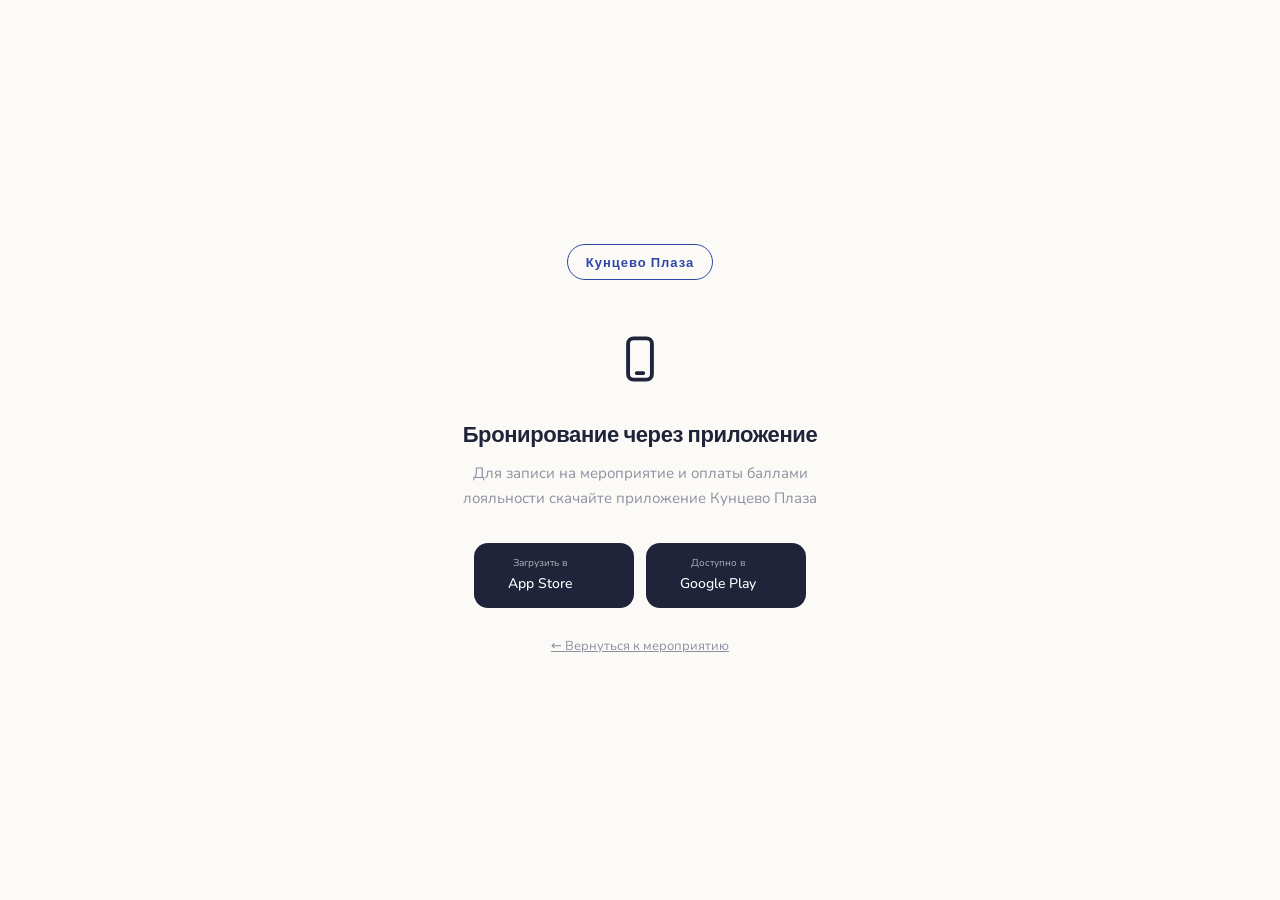
<file: app-redirect.html>
<!DOCTYPE html>
<html lang="ru">
<head>
  <meta charset="UTF-8">
  <meta name="viewport" content="width=device-width, initial-scale=1.0">
  <title>Скачайте приложение — Кунцево Плаза</title>
  <link rel="stylesheet" href="css/style.css">
</head>
<body>

  <div class="redirect-page">
    <a href="index.html" class="redirect-page__logo">Кунцево Плаза</a>
    <div class="redirect-page__icon"><svg viewBox="0 0 24 24" fill="none" stroke="currentColor" stroke-width="1.8" stroke-linecap="round" stroke-linejoin="round" style="width:1em;height:1em;display:inline-block;vertical-align:-0.15em;flex-shrink:0"><rect x="6.5" y="2.5" width="11" height="19" rx="2.5"/><path d="M10.5 18.5h3"/></svg></div>
    <h1 class="redirect-page__title">Бронирование через приложение</h1>
    <p class="redirect-page__sub">
      Для записи на мероприятие и оплаты баллами лояльности
      скачайте приложение Кунцево Плаза
    </p>
    <div class="redirect-page__buttons">
      <a href="https://apps.apple.com/ru/app/%D0%BA%D1%83%D0%BD%D1%86%D0%B5%D0%B2%D0%BE-%D0%BF%D0%BB%D0%B0%D0%B7%D0%B0/id1515450940"
         target="_blank" rel="noopener" class="btn-store">
        <span class="btn-store__icon"></span>
        <div>
          <div class="btn-store__label-top">Загрузить в</div>
          <div>App Store</div>
        </div>
      </a>
      <a href="https://play.google.com/store/apps/details?id=com.mymall.kunzevo&hl=ru"
         target="_blank" rel="noopener" class="btn-store">
        <span class="btn-store__icon"></span>
        <div>
          <div class="btn-store__label-top">Доступно в</div>
          <div>Google Play</div>
        </div>
      </a>
    </div>
    <a href="javascript:history.back()" class="redirect-page__back">← Вернуться к мероприятию</a>
  </div>

</body>
</html>
</file>
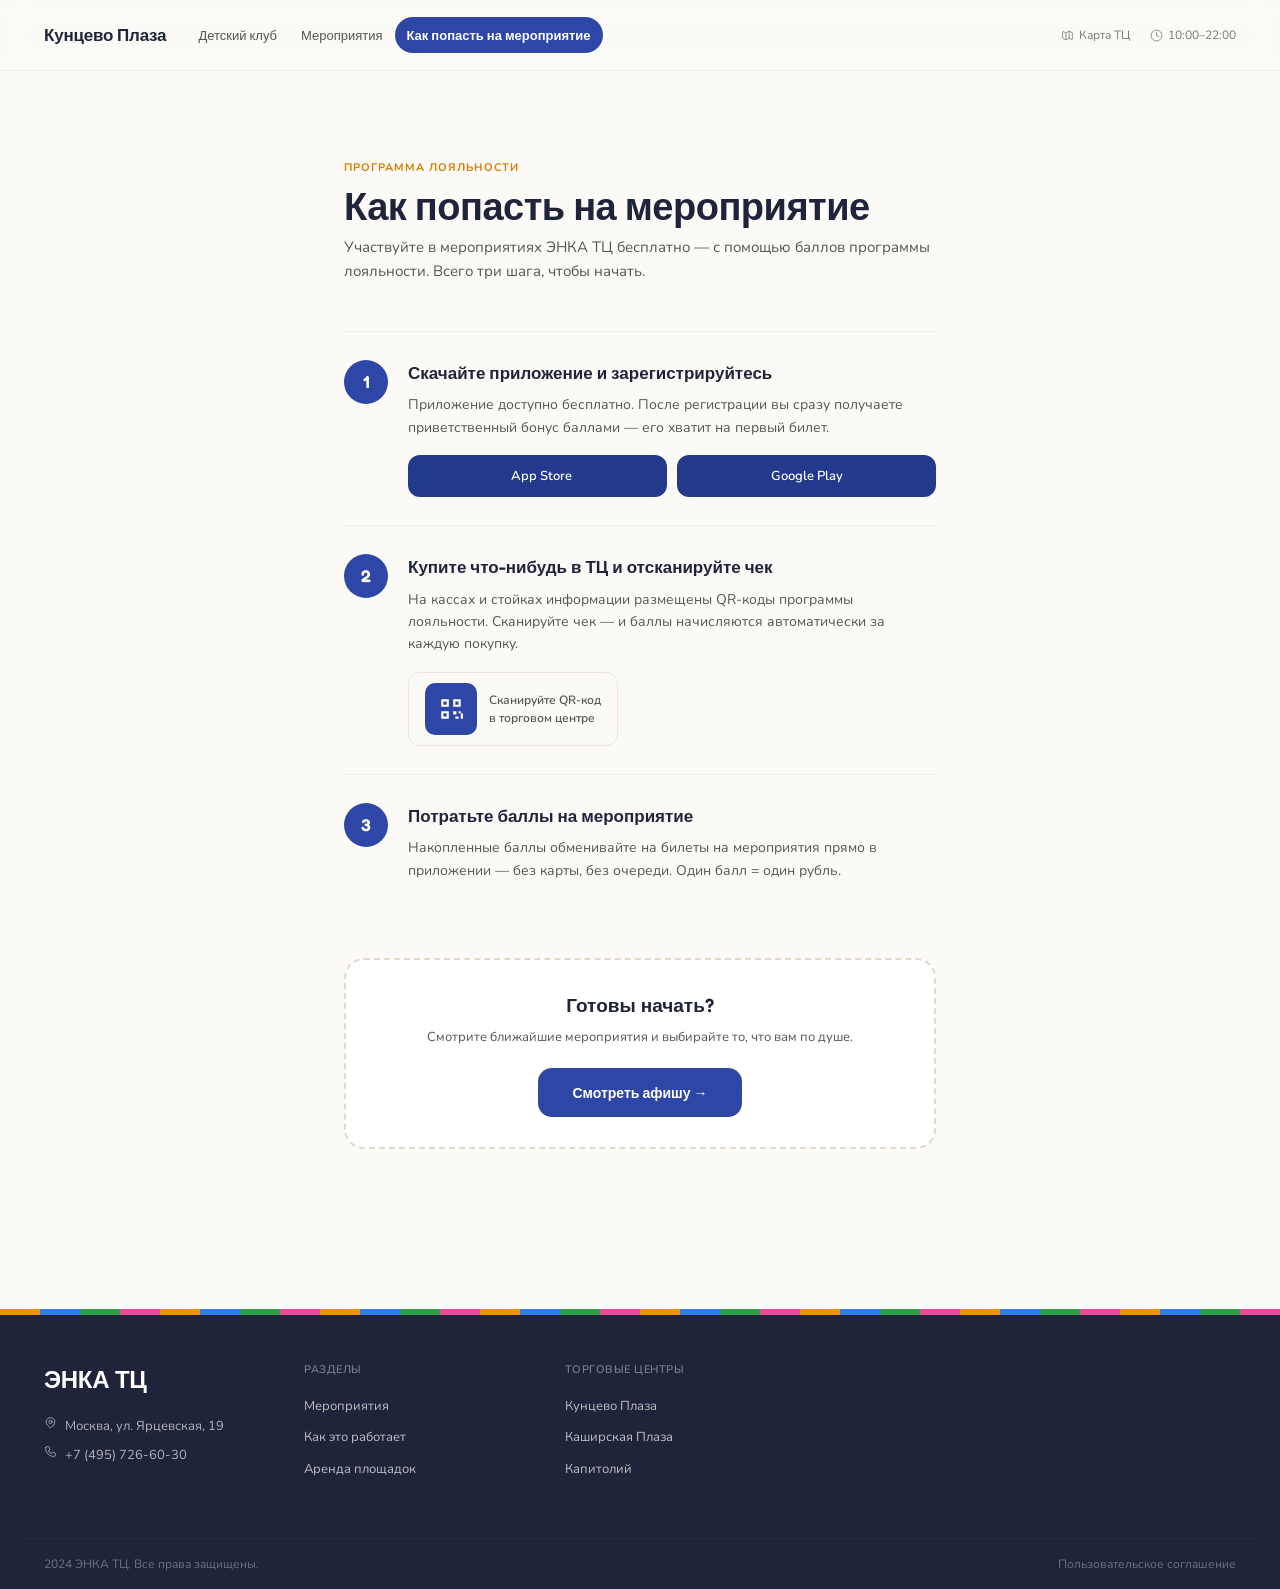
<file: how-it-works.html>
<!DOCTYPE html>
<html lang="ru">
<head>
  <meta charset="UTF-8">
  <meta name="viewport" content="width=device-width, initial-scale=1.0">
  <title>Как попасть на мероприятие — ЭНКА ТЦ</title>
  <link rel="stylesheet" href="css/style.css">
  <style>
    html { scroll-behavior: smooth; }

    .hiw-page { max-width: 640px; margin: 0 auto; padding: 56px 24px 80px; }
    .hiw-page__eyebrow {
      font-size: 11px; font-weight: 700; letter-spacing: 1px;
      text-transform: uppercase; color: var(--orange-d); margin-bottom: 10px;
    }
    .hiw-page__title {
      font-family: 'Fredoka', sans-serif; font-size: 38px; font-weight: 600; letter-spacing: -.5px;
      margin-bottom: 8px; line-height: 1.08;
    }
    .hiw-page__sub {
      font-size: 15px; color: #555; line-height: 1.6; margin-bottom: 48px;
    }

    .hiw-step {
      display: flex; gap: 20px; padding: 28px 0;
      border-top: 1px solid #F0F0F0;
    }
    .hiw-step:first-of-type { border-top: none; padding-top: 0; }

    .hiw-step__num {
      width: 44px; height: 44px; border-radius: 50%; background: var(--brand); color: #fff;
      font-family: 'Fredoka', sans-serif; font-size: 17px; font-weight: 600; display: flex; align-items: center;
      justify-content: center; flex-shrink: 0;
    }
    .hiw-step__body { flex: 1; }
    .hiw-step__title { font-family: 'Fredoka', sans-serif; font-size: 17px; font-weight: 600; margin-bottom: 8px; }
    .hiw-step__desc { font-size: 14px; color: #555; line-height: 1.6; }

    .hiw-step__qr {
      margin-top: 16px; display: inline-flex; align-items: center; gap: 12px;
      padding: 10px 16px; background: #FBFAF7; border: 1px solid var(--clr-border); border-radius: 12px;
      font-size: 13px; font-weight: 600;
    }
    .hiw-step__qr-box {
      width: 52px; height: 52px; background: var(--brand); border-radius: 10px;
      display: flex; align-items: center; justify-content: center;
      font-size: 26px; color: #fff; flex-shrink: 0;
    }

    .hiw-store-btns { display: flex; gap: 10px; flex-wrap: wrap; margin-top: 16px; }
    .hiw-store {
      display: inline-flex; align-items: center; gap: 8px; background: var(--brand-dark); color: #fff;
      padding: 11px 20px; border-radius: 12px; font-size: 13px; font-weight: 600;
      text-decoration: none; transition: background .15s; flex: 1; justify-content: center;
      min-width: 140px;
    }
    .hiw-store:hover { background: var(--brand); }

    .hiw-cta {
      margin-top: 48px; padding: 30px; background: #fff; border: 2px dashed var(--dash); border-radius: 20px;
      text-align: center;
    }
    .hiw-cta__title { font-family: 'Fredoka', sans-serif; font-size: 19px; font-weight: 600; margin-bottom: 8px; }
    .hiw-cta__sub { font-size: 13px; color: #555; margin-bottom: 20px; }
    .hiw-cta__btn {
      display: inline-block; padding: 14px 34px; background: var(--brand); color: #fff;
      border-radius: 14px; font-family: 'Fredoka', sans-serif; font-size: 14px; font-weight: 600; text-decoration: none;
      transition: background .15s;
    }
    .hiw-cta__btn:hover { background: var(--brand-dark); }
  </style>
</head>
<body class="page-wrapper">

  <header class="header">
    <div class="header__inner">
      <a href="index.html" class="header__logo">Кунцево Плаза</a>
      <nav class="header__nav">
        <a href="kids-landings/kuntsevo/index.html">Детский клуб</a>
        <a href="index.html">Мероприятия</a>
        <a href="how-it-works.html" class="active">Как попасть на мероприятие</a>
      </nav>
      <div class="header__util">
        <div class="header__util-item">
          <a href="#">
            <svg width="13" height="13" fill="none" stroke="currentColor" stroke-width="1.5" viewBox="0 0 24 24"><path d="M9 20l-5.447-2.724A1 1 0 013 16.382V5.618a1 1 0 011.447-.894L9 7m0 13l6-3m-6 3V7m6 10l4.553 2.276A1 1 0 0021 18.382V7.618a1 1 0 00-.553-.894L15 4m0 13V4m0 0L9 7"/></svg>
            Карта ТЦ
          </a>
        </div>
        <div class="header__util-item">
          <svg width="13" height="13" fill="none" stroke="currentColor" stroke-width="1.5" viewBox="0 0 24 24"><circle cx="12" cy="12" r="10"/><path stroke-linecap="round" d="M12 6v6l4 2"/></svg>
          10:00–22:00
        </div>
      </div>
    </div>
  </header>

  <main>
    <div class="hiw-page">

      <div class="hiw-page__eyebrow">Программа лояльности</div>
      <h1 class="hiw-page__title">Как попасть на мероприятие</h1>
      <p class="hiw-page__sub">
        Участвуйте в мероприятиях ЭНКА ТЦ бесплатно — с помощью баллов программы лояльности.
        Всего три шага, чтобы начать.
      </p>

      <div class="hiw-step">
        <div class="hiw-step__num">1</div>
        <div class="hiw-step__body">
          <div class="hiw-step__title">Скачайте приложение и зарегистрируйтесь</div>
          <p class="hiw-step__desc">
            Приложение доступно бесплатно. После регистрации вы сразу получаете
            приветственный бонус баллами — его хватит на первый билет.
          </p>
          <div class="hiw-store-btns">
            <a href="https://apps.apple.com/ru/app/%D0%BA%D1%83%D0%BD%D1%86%D0%B5%D0%B2%D0%BE-%D0%BF%D0%BB%D0%B0%D0%B7%D0%B0/id1515450940"
               target="_blank" rel="noopener" class="hiw-store">
               <span style="font-size:16px"></span> App Store
            </a>
            <a href="https://play.google.com/store/apps/details?id=com.mymall.kunzevo&hl=ru"
               target="_blank" rel="noopener" class="hiw-store">
               Google Play
            </a>
          </div>
        </div>
      </div>

      <div class="hiw-step">
        <div class="hiw-step__num">2</div>
        <div class="hiw-step__body">
          <div class="hiw-step__title">Купите что-нибудь в ТЦ и отсканируйте чек</div>
          <p class="hiw-step__desc">
            На кассах и стойках информации размещены QR-коды программы лояльности.
            Сканируйте чек — и баллы начисляются автоматически за каждую покупку.
          </p>
          <div class="hiw-step__qr">
            <div class="hiw-step__qr-box"><svg viewBox="0 0 24 24" fill="currentColor" style="width:1em;height:1em;display:inline-block;vertical-align:-0.15em;flex-shrink:0"><path d="M3 3h7v7H3V3zm2 2v3h3V5H5zm-2 9h7v7H3v-7zm2 2v3h3v-3H5zM14 3h7v7h-7V3zm2 2v3h3V5h-3zm-2 9h3v3h-3v-3zm5 0h2v2h-2v-2zm-3 5h3v2h-3v-2zm5-3h2v5h-2v-5z"/></svg></div>
            <div style="font-size:12px;color:#555;line-height:1.5;">Сканируйте QR-код<br>в торговом центре</div>
          </div>
        </div>
      </div>

      <div class="hiw-step">
        <div class="hiw-step__num">3</div>
        <div class="hiw-step__body">
          <div class="hiw-step__title">Потратьте баллы на мероприятие</div>
          <p class="hiw-step__desc">
            Накопленные баллы обменивайте на билеты на мероприятия прямо в приложении —
            без карты, без очереди. Один балл = один рубль.
          </p>
        </div>
      </div>

      <div class="hiw-cta">
        <div class="hiw-cta__title">Готовы начать?</div>
        <p class="hiw-cta__sub">Смотрите ближайшие мероприятия и выбирайте то, что вам по душе.</p>
        <a href="index.html" class="hiw-cta__btn">Смотреть афишу →</a>
      </div>

    </div>
  </main>

  <footer class="footer">
    <div class="footer__inner">
      <div>
        <div class="footer__logo">ЭНКА ТЦ</div>
        <div class="footer__contact-row">
          <svg width="13" height="13" fill="none" stroke="currentColor" stroke-width="1.5" viewBox="0 0 24 24"><path stroke-linecap="round" stroke-linejoin="round" d="M17.657 16.657L13.414 20.9a1.998 1.998 0 01-2.827 0l-4.244-4.243a8 8 0 1111.314 0z"/><path stroke-linecap="round" stroke-linejoin="round" d="M15 11a3 3 0 11-6 0 3 3 0 016 0z"/></svg>
          Москва, ул. Ярцевская, 19
        </div>
        <div class="footer__contact-row">
          <svg width="13" height="13" fill="none" stroke="currentColor" stroke-width="1.5" viewBox="0 0 24 24"><path stroke-linecap="round" d="M3 5a2 2 0 012-2h3.28a1 1 0 01.948.684l1.498 4.493a1 1 0 01-.502 1.21l-2.257 1.13a11.042 11.042 0 005.516 5.516l1.13-2.257a1 1 0 011.21-.502l4.493 1.498a1 1 0 01.684.949V19a2 2 0 01-2 2h-1C9.716 21 3 14.284 3 6V5z"/></svg>
          +7 (495) 726-60-30
        </div>
      </div>
      <div class="footer__col">
        <div class="footer__col-title">Разделы</div>
        <a href="index.html">Мероприятия</a>
        <a href="how-it-works.html">Как это работает</a>
        <a href="index.html#venue-booking">Аренда площадок</a>
      </div>
      <div class="footer__col">
        <div class="footer__col-title">Торговые центры</div>
        <a href="kids-landings/kuntsevo/index.html">Кунцево Плаза</a>
        <a href="kids-landings/kashirskaya/index.html">Каширская Плаза</a>
        <a href="kids-landings/kapitoliy/index.html">Капитолий</a>
      </div>
    </div>
    <div class="footer__bottom">
      <span>2024 ЭНКА ТЦ. Все права защищены.</span>
      <a href="#">Пользовательское соглашение</a>
    </div>
  </footer>

</body>
</html>
</file>
<file: css/style.css>
/* === FONTS === */
@import url('https://fonts.googleapis.com/css2?family=Fredoka:wght@400;500;600;700&family=Nunito:wght@400;500;600;700;800;900&display=swap');

/* === RESET === */
*, *::before, *::after { box-sizing: border-box; margin: 0; padding: 0; }
body { font-family: 'Nunito', -apple-system, system-ui, sans-serif; background: #FBFAF7; color: #20243A; font-size: 15px; line-height: 1.55; -webkit-font-smoothing: antialiased; }
a { text-decoration: none; color: inherit; }
img { max-width: 100%; display: block; }
button { font-family: inherit; cursor: pointer; }

/* === VARIABLES === */
:root {
  --clr-header: #20243A;
  --clr-text: #20243A;
  --clr-muted: #8C90A0;
  --clr-border: #ECE8DF;
  --clr-bg-soft: #FBFAF7;
  --radius-card: 18px;
  --radius-pill: 999px;
  --container: 1240px;
  /* === brand refresh tokens === */
  --brand: #2E47A6;
  --brand-dark: #233A8C;
  --orange: #F39200; --orange-d: #D97D00;
  --blue: #2D7FF0; --green: #2BA24A; --pink: #EC4899; --cyan: #34B3F1;
  --dash: #E0DACA;
  --shadow: 0 22px 44px -22px rgba(28,32,72,.30);
  --shadow-sm: 0 12px 26px -16px rgba(28,32,72,.24);
}

/* === LAYOUT === */
.container { max-width: var(--container); margin: 0 auto; padding: 0 24px; }
.page-wrapper { min-height: 100vh; display: flex; flex-direction: column; }
main { flex: 1; padding: 32px 0 80px; }

/* === HEADER === */
.header {
  background: rgba(255,255,255,0.92);
  backdrop-filter: blur(12px);
  -webkit-backdrop-filter: blur(12px);
  border-bottom: 1px solid rgba(0,0,0,0.08);
  position: sticky; top: 0; z-index: 100;
  color: #1C1C1C;
}

.header__inner {
  max-width: var(--container); margin: 0 auto; padding: 0 24px;
  display: flex; align-items: center; height: 60px; gap: 8px;
}

.header__logo {
  font-size: 12px; font-weight: 700; letter-spacing: 1px;
  text-transform: uppercase; border: 1px solid rgba(0,0,0,0.2);
  padding: 7px 14px; color: #1C1C1C; white-space: nowrap;
  flex-shrink: 0; margin-right: 12px;
}
.header__logo:hover { border-color: #1C1C1C; }

.header__nav {
  display: flex; align-items: center; flex: 1;
  overflow-x: auto; scrollbar-width: none;
}
.header__nav::-webkit-scrollbar { display: none; }
.header__nav a {
  padding: 8px 12px; font-size: 13px; color: #555; font-weight: 500;
  white-space: nowrap; border-radius: 6px;
  transition: color 0.15s, background 0.15s;
}
.header__nav a:hover { color: #1C1C1C; background: rgba(0,0,0,0.05); }
.header__nav a.active { color: #1C1C1C; font-weight: 600; }

.header__util {
  display: flex; align-items: center; gap: 20px;
  font-size: 12px; color: #787878; flex-shrink: 0; margin-left: auto;
}
.header__util-item { display: flex; align-items: center; gap: 5px; }
.header__util-item a { color: #787878; display: flex; align-items: center; gap: 5px; }
.header__util-item a:hover { color: #1C1C1C; }

/* === PAGE HERO === */
.page-hero {
  background: var(--clr-header); color: #fff;
  padding: 48px 0 40px;
}
.page-hero__title {
  font-size: 48px; font-weight: 700;
  letter-spacing: -0.5px; line-height: 1;
}
@media (max-width: 768px) { .page-hero__title { font-size: 32px; } }

/* === BREADCRUMBS === */
.breadcrumbs { font-size: 13px; color: var(--clr-muted); margin-bottom: 24px; }
.breadcrumbs a { color: var(--clr-muted); }
.breadcrumbs a:hover { color: var(--clr-text); text-decoration: underline; }
.breadcrumbs__sep { margin: 0 8px; }

/* === PAGE TITLE === */
.page-title { font-size: 32px; font-weight: 700; margin-bottom: 28px; }

/* === DATE TABS === */
.date-tabs {
  display: flex; align-items: center; flex-wrap: wrap;
  gap: 0; margin-bottom: 24px;
  border-bottom: 1px solid var(--clr-border);
}
.date-tab {
  padding: 13px 20px; font-size: 14px; font-weight: 500;
  color: var(--clr-muted); background: none; border: none;
  border-bottom: 2px solid transparent; margin-bottom: -1px;
  cursor: pointer; white-space: nowrap;
  display: flex; align-items: center; gap: 7px;
  transition: color 0.2s;
}
.date-tab:hover { color: var(--clr-text); }
.date-tab.active { color: var(--clr-text); border-bottom-color: var(--clr-text); }
.date-tab--picker { position: relative; }

/* === CALENDAR OVERLAY === */
.cal-overlay {
  position: fixed; inset: 0;
  background: rgba(0, 0, 0, 0.45);
  z-index: 299; display: none;
}
.cal-overlay.open { display: block; }

/* === CUSTOM CALENDAR POPUP === */
.cal-popup {
  position: fixed; z-index: 300;
  background: #fff; border-radius: 14px;
  box-shadow: 0 16px 56px rgba(0,0,0,0.22);
  padding: 22px 20px 18px; width: 318px;
  display: none; cursor: default;
  /* position set by JS */
}
.cal-popup.open { display: block; }

.cal-header {
  display: flex; align-items: center;
  justify-content: space-between; margin-bottom: 20px;
}
.cal-title { font-size: 15px; font-weight: 600; color: #1C1C1C; }
.cal-nav {
  background: none; border: none; font-size: 22px; line-height: 1;
  cursor: pointer; color: #1C1C1C; padding: 2px 8px;
  opacity: 0.4; transition: opacity 0.15s;
}
.cal-nav:hover { opacity: 1; }

.cal-grid { display: grid; grid-template-columns: repeat(7, 1fr); gap: 0; }

.cal-day-name {
  text-align: center; font-size: 12px; font-weight: 600;
  padding: 0 0 12px; color: #E8A020;
}

.cal-day {
  aspect-ratio: 1; display: flex; align-items: center; justify-content: center;
  font-size: 14px; border-radius: 50%; cursor: pointer; position: relative;
  transition: background 0.15s; color: #1C1C1C;
}
.cal-day:hover:not(.cal-day--other):not(.cal-day--selected) { background: #F5F5F5; }
.cal-day--other { color: #D0D0D0; cursor: default; pointer-events: none; }
.cal-day--today { color: #E8A020; font-weight: 700; }
.cal-day--has-event::after {
  content: ''; position: absolute; bottom: 4px; left: 50%;
  transform: translateX(-50%); width: 4px; height: 4px;
  border-radius: 50%; background: #E8A020;
}
.cal-day--selected {
  background: #1C1C1C !important; color: #fff !important; font-weight: 700;
}
.cal-day--selected.cal-day--today { color: #fff !important; }
.cal-day--selected::after { display: none; }

/* === FILTERS === */
.filters { display: flex; align-items: center; flex-wrap: wrap; gap: 8px; margin-bottom: 32px; }
.filter-btn {
  padding: 8px 18px; border-radius: var(--radius-pill);
  border: 1.5px solid var(--clr-border);
  background: #fff; color: var(--clr-text);
  font-size: 13px; transition: all 0.18s;
  white-space: nowrap;
}
.filter-btn:hover { border-color: var(--clr-text); }
.filter-btn.active { background: var(--clr-text); color: #fff; border-color: var(--clr-text); }
.filters__sep { width: 1px; height: 22px; background: var(--clr-border); margin: 0 4px; flex-shrink: 0; }

/* === EVENTS GRID === */
.events-grid { display: grid; grid-template-columns: repeat(auto-fit, minmax(300px, 1fr)); gap: 24px; }
@media (max-width: 560px) { .events-grid { grid-template-columns: 1fr; } }

/* === EVENT CARD === */
.event-card { border-radius: var(--radius-card); overflow: hidden; }
.event-card--hidden { display: none !important; }
.event-card__link { display: block; }

.event-card__img-wrap {
  position: relative; aspect-ratio: 2268/1260;
  overflow: hidden; border-radius: var(--radius-card);
}
.event-card__img-wrap img {
  width: 100%; height: 100%; object-fit: cover;
  transition: transform 0.35s;
}
.event-card:hover .event-card__img-wrap img { transform: scale(1.04); }

.event-card__badge {
  position: absolute; top: 12px; right: 12px;
  background: #fff; color: var(--clr-text);
  font-size: 12px; font-weight: 500;
  padding: 4px 10px; border-radius: var(--radius-pill);
}

.event-card__body { padding: 14px 2px 8px; }
.event-card__tc { font-size: 12px; color: var(--clr-muted); margin-bottom: 5px; display: block; }
.event-card__title { font-size: 15px; font-weight: 600; line-height: 1.35; margin-bottom: 10px; }
.event-card__meta { display: flex; flex-wrap: wrap; gap: 8px 14px; font-size: 12px; color: var(--clr-muted); }
.event-card__meta span { display: flex; align-items: center; gap: 4px; }
.event-card__seats { margin-top: 8px; font-size: 12px; color: var(--clr-muted); }
.event-card__seats--low { color: #D94F4F; font-weight: 500; }
.event-card__seats--sold { color: #AAAAAA; }

/* === NO RESULTS === */
.no-results { grid-column: 1/-1; text-align: center; padding: 64px 20px; color: var(--clr-muted); display: none; }
.no-results.visible { display: block; }
.no-results__icon { font-size: 40px; margin-bottom: 12px; }
.no-results p { font-size: 16px; line-height: 1.6; }

/* === EVENT DETAIL PAGE === */
.event-detail { display: grid; grid-template-columns: 1fr 340px; gap: 48px; align-items: start; }
@media (max-width: 900px) { .event-detail { grid-template-columns: 1fr; } }

.event-detail__title { font-size: 28px; font-weight: 700; margin-bottom: 20px; line-height: 1.25; }

.event-meta-row {
  display: flex; flex-wrap: wrap; gap: 16px 24px;
  padding: 16px 0; border-top: 1px solid var(--clr-border);
  border-bottom: 1px solid var(--clr-border);
  margin-bottom: 28px; font-size: 14px; color: var(--clr-muted);
}
.event-meta-row span { display: flex; align-items: center; gap: 7px; }

.event-detail__section-title {
  font-size: 13px; font-weight: 700; margin-bottom: 16px;
  text-transform: uppercase; letter-spacing: 0.8px; color: var(--clr-muted);
}
.event-detail__desc { font-size: 15px; line-height: 1.75; color: #3A3A3A; margin-bottom: 40px; }

/* Program */
.event-program { margin-bottom: 40px; }
.event-program__row {
  display: grid; grid-template-columns: 60px 1fr;
  gap: 16px; padding: 13px 0;
  border-bottom: 1px solid var(--clr-border); font-size: 14px;
}
.event-program__row:first-of-type { border-top: 1px solid var(--clr-border); }
.event-program__time { font-weight: 600; color: var(--clr-muted); }

/* Gallery */
.event-gallery { margin-bottom: 40px; }
.event-gallery__grid { display: grid; grid-template-columns: repeat(3, 1fr); gap: 10px; }
@media (max-width: 560px) { .event-gallery__grid { grid-template-columns: repeat(2, 1fr); } }
.event-gallery__item { aspect-ratio: 4/3; overflow: hidden; border-radius: 8px; }
.event-gallery__item img { width: 100%; height: 100%; object-fit: cover; transition: transform 0.3s; }
.event-gallery__item:hover img { transform: scale(1.05); }

/* Organizer */
.event-organizer {
  display: flex; align-items: center; gap: 14px;
  padding: 18px 20px; border: 1.5px solid var(--clr-border);
  border-radius: var(--radius-card); margin-bottom: 56px;
}
.event-organizer__avatar {
  width: 48px; height: 48px; border-radius: 50%;
  background: var(--clr-text); color: #fff;
  display: flex; align-items: center; justify-content: center;
  font-size: 18px; font-weight: 700; flex-shrink: 0;
}
.event-organizer__name { font-weight: 600; font-size: 15px; }
.event-organizer__desc { font-size: 13px; color: var(--clr-muted); margin-top: 2px; }

/* === BOOKING WIDGET === */
.booking-widget {
  background: var(--clr-header); color: #fff;
  border-radius: var(--radius-card);
  padding: 24px; position: sticky; top: 80px;
}
.booking-widget__title {
  font-size: 12px; font-weight: 700; letter-spacing: 0.8px;
  text-transform: uppercase; margin-bottom: 20px; opacity: 0.5;
}
.booking-widget__row {
  display: flex; align-items: flex-start; gap: 10px;
  font-size: 14px; margin-bottom: 10px; opacity: 0.9; line-height: 1.4;
}
.booking-widget__row .icon { flex-shrink: 0; margin-top: 1px; }

.booking-widget__seats-label { font-size: 13px; margin-top: 20px; margin-bottom: 8px; opacity: 0.7; }
.seats-bar { height: 3px; background: rgba(255,255,255,0.15); border-radius: 2px; margin-bottom: 20px; }
.seats-bar__fill { height: 100%; background: #fff; border-radius: 2px; transition: width 0.3s; }

.booking-widget__qty-label { font-size: 13px; margin-bottom: 8px; opacity: 0.7; }
.qty-control {
  display: flex; align-items: center;
  border: 1px solid rgba(255,255,255,0.2); border-radius: 8px;
  overflow: hidden; margin-bottom: 20px;
}
.qty-btn {
  width: 44px; height: 44px; background: none; border: none;
  color: #fff; font-size: 22px; display: flex;
  align-items: center; justify-content: center; flex-shrink: 0;
}
.qty-btn:hover { background: rgba(255,255,255,0.1); }
.qty-display {
  flex: 1; text-align: center; font-size: 16px; font-weight: 600;
  border-left: 1px solid rgba(255,255,255,0.2);
  border-right: 1px solid rgba(255,255,255,0.2);
  padding: 11px 0;
}

.booking-widget__total-row {
  display: flex; justify-content: space-between;
  align-items: baseline; margin-bottom: 16px;
}
.booking-widget__total-label { font-size: 14px; opacity: 0.65; }
.booking-widget__total-price { font-size: 22px; font-weight: 700; }

.btn-book {
  display: block; width: 100%; padding: 15px;
  background: #fff; color: var(--clr-text);
  font-size: 14px; font-weight: 700; text-align: center;
  border-radius: 8px; border: none; letter-spacing: 0.3px;
  transition: opacity 0.2s;
}
.btn-book:hover { opacity: 0.88; }
.btn-book--sold {
  background: rgba(255,255,255,0.12); color: rgba(255,255,255,0.35);
  cursor: default; pointer-events: none;
}

.booking-widget__payments { text-align: center; font-size: 12px; opacity: 0.35; margin-top: 10px; }

/* === SIMILAR EVENTS === */
.similar-events { margin-top: 64px; padding-top: 40px; border-top: 1px solid var(--clr-border); }
.similar-events__title { font-size: 22px; font-weight: 700; margin-bottom: 24px; }

/* === APP REDIRECT PAGE === */
.redirect-page {
  min-height: 100vh; display: flex; flex-direction: column;
  align-items: center; justify-content: center;
  padding: 40px 24px; text-align: center;
  background: var(--clr-bg-soft);
}
.redirect-page__logo {
  display: inline-block; font-size: 13px; font-weight: 700;
  letter-spacing: 1px; text-transform: uppercase;
  border: 1.5px solid var(--clr-text); padding: 7px 18px;
  margin-bottom: 40px; color: var(--clr-text);
}
.redirect-page__icon { font-size: 52px; margin-bottom: 16px; }
.redirect-page__title { font-size: 22px; font-weight: 700; margin-bottom: 10px; }
.redirect-page__sub {
  font-size: 15px; color: var(--clr-muted);
  margin-bottom: 32px; max-width: 360px; line-height: 1.65;
}
.redirect-page__buttons {
  display: flex; gap: 12px; flex-wrap: wrap;
  justify-content: center; margin-bottom: 28px;
}
.btn-store {
  display: flex; align-items: center; gap: 12px;
  background: var(--clr-text); color: #fff;
  padding: 13px 22px; border-radius: 10px;
  font-size: 14px; font-weight: 500; min-width: 160px;
}
.btn-store:hover { opacity: 0.85; }
.btn-store__icon { font-size: 22px; line-height: 1; }
.btn-store__label-top { font-size: 10px; opacity: 0.65; font-weight: 400; margin-bottom: 2px; }
.redirect-page__back { font-size: 13px; color: var(--clr-muted); text-decoration: underline; }
.redirect-page__back:hover { color: var(--clr-text); }

/* === FOOTER === */
.footer { background: var(--clr-header); color: #fff; padding: 52px 0 0; margin-top: auto; }
.footer__inner {
  max-width: var(--container); margin: 0 auto; padding: 0 24px 48px;
  display: grid; grid-template-columns: 220px 1fr 1fr 1fr 150px; gap: 40px;
}
@media (max-width: 1000px) { .footer__inner { grid-template-columns: 1fr 1fr 1fr; } }
@media (max-width: 640px) { .footer__inner { grid-template-columns: 1fr 1fr; } }
@media (max-width: 420px) { .footer__inner { grid-template-columns: 1fr; } }

.footer__logo { font-size: 24px; font-weight: 700; text-transform: uppercase; letter-spacing: 1px; margin-bottom: 18px; }
.footer__contact-row {
  display: flex; align-items: flex-start; gap: 8px;
  font-size: 13px; opacity: 0.65; margin-bottom: 8px;
}
.footer__hours-label { font-size: 11px; opacity: 0.4; margin-top: 18px; text-transform: uppercase; letter-spacing: 0.5px; }
.footer__hours-row { display: flex; gap: 6px; margin-top: 8px; }
.footer__hours-cell { text-align: center; min-width: 28px; }
.footer__hours-cell span { display: block; font-size: 10px; opacity: 0.4; margin-bottom: 2px; }
.footer__hours-cell strong { display: block; font-size: 9px; opacity: 0.55; line-height: 1.4; font-weight: 400; }

.footer__col-title { font-size: 11px; font-weight: 600; opacity: 0.4; text-transform: uppercase; letter-spacing: 0.5px; margin-bottom: 18px; }
.footer__col a { display: block; font-size: 13px; opacity: 0.7; margin-bottom: 11px; }
.footer__col a:hover { opacity: 1; }

.footer__social { display: flex; gap: 8px; margin-bottom: 16px; }
.footer__social a {
  width: 34px; height: 34px; border-radius: 50%;
  border: 1px solid rgba(255,255,255,0.25);
  display: flex; align-items: center; justify-content: center;
  font-size: 12px; font-weight: 600; color: rgba(255,255,255,0.7);
}
.footer__social a:hover { background: rgba(255,255,255,0.1); color: #fff; }

.footer__write-btn {
  display: inline-block; padding: 9px 16px;
  border: 1px solid rgba(255,255,255,0.3);
  background: none; color: rgba(255,255,255,0.8);
  font-size: 13px; border-radius: 4px;
}
.footer__write-btn:hover { background: rgba(255,255,255,0.08); }

.footer__bottom {
  border-top: 1px solid rgba(255,255,255,0.08);
  max-width: var(--container); margin: 0 auto;
  padding: 16px 24px;
  display: flex; justify-content: space-between; flex-wrap: wrap; gap: 8px;
  font-size: 12px; opacity: 0.35;
}

/* === MOBILE ADJUSTMENTS === */
@media (max-width: 768px) {
  .page-title { font-size: 24px; }
  .event-detail__title { font-size: 22px; }
  .booking-widget { position: static; }
}
@media (max-width: 480px) {
  .header__top { padding: 0 16px; }
  .header__util-left { gap: 12px; }
  .container { padding: 0 16px; }
}

/* ================================================================
   VENUE BOOKING SECTION (index.html)
   ================================================================ */

.venue-booking {
  padding: 80px 0;
  background: #F7F7F7;
  border-top: 1px solid var(--clr-border);
}
.venue-booking__head { margin-bottom: 40px; }
.venue-booking__title {
  font-size: 32px;
  font-weight: 800;
  margin-bottom: 8px;
  letter-spacing: -0.5px;
}
.venue-booking__sub { font-size: 16px; color: var(--clr-muted); margin-bottom: 24px; }
.venue-booking__tc-row { display: flex; align-items: center; gap: 12px; flex-wrap: wrap; }
.venue-tc-label { font-size: 14px; font-weight: 600; }
.venue-tc-select {
  padding: 10px 16px;
  border: 1.5px solid var(--clr-border);
  border-radius: 8px;
  font-family: inherit;
  font-size: 14px;
  background: #fff;
  color: var(--clr-text);
  cursor: pointer;
  min-width: 200px;
  outline: none;
  transition: border-color .2s;
}
.venue-tc-select:focus { border-color: var(--clr-text); }

.venue-booking__layout {
  display: grid;
  grid-template-columns: 400px 1fr;
  gap: 40px;
  align-items: start;
}
@media (max-width: 1000px) { .venue-booking__layout { grid-template-columns: 1fr; } }

/* --- Availability Calendar --- */
.avail-cal {
  background: #fff;
  border-radius: 14px;
  padding: 28px;
  box-shadow: 0 2px 16px rgba(0,0,0,0.07);
}
.avail-cal__header {
  display: flex;
  align-items: center;
  justify-content: space-between;
  margin-bottom: 20px;
}
.avail-cal__title { font-size: 17px; font-weight: 700; }
.avail-cal__nav {
  background: none;
  border: 1.5px solid var(--clr-border);
  border-radius: 6px;
  width: 34px; height: 34px;
  font-size: 20px; cursor: pointer;
  display: flex; align-items: center; justify-content: center;
  transition: background .15s;
}
.avail-cal__nav:hover { background: #F5F5F5; }

.avail-cal__legend { display: flex; gap: 14px; margin-bottom: 18px; flex-wrap: wrap; }
.avail-cal__legend-item { display: flex; align-items: center; gap: 6px; font-size: 12px; color: var(--clr-muted); }
.avail-cal__dot { width: 12px; height: 12px; border-radius: 3px; flex-shrink: 0; }
.avail-cal__dot--free    { background: #22C55E; }
.avail-cal__dot--partial { background: #F59E0B; }
.avail-cal__dot--busy    { background: #EF4444; }
.avail-cal__dot--past    { background: #D1D5DB; }

.avail-grid { display: grid; grid-template-columns: repeat(7,1fr); gap: 3px; }
.avail-day-name {
  text-align: center;
  font-size: 11px; font-weight: 600;
  color: var(--clr-muted);
  padding-bottom: 10px;
  text-transform: uppercase; letter-spacing: 0.3px;
}
.avail-day {
  aspect-ratio: 1;
  display: flex; align-items: center; justify-content: center;
  font-size: 13px; border-radius: 7px;
  cursor: pointer; font-weight: 500;
  transition: all .15s;
  border: 1.5px solid transparent;
}
.avail-day--other   { opacity: 0; pointer-events: none; }
.avail-day--past    { color: #C0C0C0; background: #F9F9F9; cursor: default; pointer-events: none; }
.avail-day--free    { background: rgba(34,197,94,0.12); color: #15803D; border-color: rgba(34,197,94,0.2); }
.avail-day--free:hover { background: rgba(34,197,94,0.22); border-color: rgba(34,197,94,0.45); }
.avail-day--partial { background: rgba(245,158,11,0.12); color: #92400E; border-color: rgba(245,158,11,0.2); }
.avail-day--partial:hover { background: rgba(245,158,11,0.22); border-color: rgba(245,158,11,0.45); }
.avail-day--busy    { background: rgba(239,68,68,0.09); color: #B91C1C; border-color: rgba(239,68,68,0.15); cursor: default; pointer-events: none; }
.avail-day--today   { font-weight: 800; }
.avail-day--selected { outline: 2px solid var(--clr-text); outline-offset: 1px; }

/* --- Slot Popup --- */
.avail-overlay {
  position: fixed; inset: 0;
  background: rgba(0,0,0,0.45);
  z-index: 299; display: none;
}
.avail-overlay.open { display: block; }

.avail-popup {
  position: fixed;
  top: 50%; left: 50%;
  transform: translate(-50%,-50%);
  background: #fff;
  border-radius: 16px;
  box-shadow: 0 24px 64px rgba(0,0,0,0.2);
  width: 500px; max-width: calc(100vw - 32px);
  max-height: 80vh; overflow-y: auto;
  z-index: 300; display: none; padding: 28px;
}
.avail-popup.open { display: block; }

.avail-popup__header {
  display: flex; align-items: flex-start;
  justify-content: space-between; margin-bottom: 24px;
}
.avail-popup__date { font-size: 20px; font-weight: 700; }
.avail-popup__close {
  background: none; border: none;
  font-size: 26px; cursor: pointer;
  color: var(--clr-muted); line-height: 1; padding: 0;
  transition: color .15s;
}
.avail-popup__close:hover { color: var(--clr-text); }

.avail-popup__hall { margin-bottom: 20px; }
.avail-popup__hall-name {
  font-size: 12px; font-weight: 700;
  text-transform: uppercase; letter-spacing: 0.5px;
  color: var(--clr-muted); margin-bottom: 10px;
}
.avail-popup__slots { display: flex; flex-direction: column; gap: 6px; }

.avail-slot {
  display: flex; align-items: center;
  justify-content: space-between;
  padding: 10px 14px; border-radius: 8px; font-size: 14px;
}
.avail-slot--free { background: rgba(34,197,94,0.09); border: 1px solid rgba(34,197,94,0.22); }
.avail-slot--busy { background: rgba(239,68,68,0.07); border: 1px solid rgba(239,68,68,0.15); }
.avail-slot__time { font-weight: 600; color: var(--clr-text); }
.avail-slot__status { font-size: 12px; font-weight: 500; }
.avail-slot--free .avail-slot__status { color: #15803D; }
.avail-slot--busy .avail-slot__status { color: #B91C1C; }
.avail-slot__btn {
  background: var(--clr-text); color: #fff;
  border: none; padding: 6px 14px;
  border-radius: 6px; font-size: 12px; font-weight: 600;
  cursor: pointer; font-family: inherit;
  transition: opacity .18s;
}
.avail-slot__btn:hover { opacity: 0.8; }

.avail-popup__footer {
  margin-top: 24px; padding-top: 20px;
  border-top: 1px solid var(--clr-border);
  display: flex; gap: 10px; justify-content: flex-end;
}
.btn-popup-book {
  background: var(--clr-text); color: #fff;
  padding: 12px 24px; border-radius: 8px; border: none;
  font-size: 14px; font-weight: 700; cursor: pointer;
  font-family: inherit; transition: opacity .18s;
}
.btn-popup-book:hover { opacity: 0.82; }
.btn-popup-cancel {
  background: none; border: 1.5px solid var(--clr-border);
  color: var(--clr-muted); padding: 12px 20px;
  border-radius: 8px; font-size: 14px; cursor: pointer;
  font-family: inherit; transition: border-color .18s, color .18s;
}
.btn-popup-cancel:hover { border-color: var(--clr-text); color: var(--clr-text); }

/* ================================================================
   SHARED FORM STYLES (venue booking + ticket booking)
   ================================================================ */

.booking-form-wrap {
  background: #fff;
  border-radius: 14px;
  padding: 32px;
  box-shadow: 0 2px 16px rgba(0,0,0,0.07);
}
.booking-form-title { font-size: 20px; font-weight: 700; margin-bottom: 28px; }

.form-field { margin-bottom: 18px; }
.form-label { display: block; font-size: 13px; font-weight: 600; margin-bottom: 6px; color: var(--clr-text); }
.form-label em { color: #EF4444; font-style: normal; margin-left: 2px; }

.form-input,
.form-select,
.form-textarea {
  width: 100%; padding: 11px 14px;
  border: 1.5px solid var(--clr-border);
  border-radius: 8px; font-family: inherit;
  font-size: 14px; color: var(--clr-text);
  background: #fff; outline: none;
  transition: border-color .2s;
  -webkit-appearance: none;
}
.form-input:focus,
.form-select:focus,
.form-textarea:focus   { border-color: var(--clr-text); }
.form-input.error,
.form-select.error,
.form-textarea.error   { border-color: #EF4444; }
.form-textarea { resize: vertical; min-height: 90px; }

.form-row { display: grid; grid-template-columns: 1fr 1fr; gap: 14px; }
@media (max-width: 560px) { .form-row { grid-template-columns: 1fr; } }

.form-file-label {
  display: flex; align-items: center; justify-content: center; gap: 8px;
  padding: 13px; border: 1.5px dashed #D1D5DB;
  border-radius: 8px; text-align: center;
  cursor: pointer; font-size: 13px; color: var(--clr-muted);
  transition: border-color .2s, background .2s;
}
.form-file-label:hover { border-color: var(--clr-text); background: #F9F9F9; color: var(--clr-text); }
.form-file-input { display: none; }
.form-file-name { font-size: 12px; color: var(--clr-muted); margin-top: 5px; }

.btn-submit {
  width: 100%; padding: 15px;
  background: var(--clr-text); color: #fff;
  border: none; border-radius: 8px;
  font-family: inherit; font-size: 15px; font-weight: 700;
  cursor: pointer; transition: opacity .2s; margin-top: 8px;
}
.btn-submit:hover   { opacity: 0.85; }
.btn-submit:disabled { opacity: 0.45; cursor: default; }

.form-success {
  display: none;
  background: rgba(34,197,94,0.09);
  border: 1.5px solid rgba(34,197,94,0.28);
  border-radius: 10px; padding: 18px 22px;
  margin-top: 16px; font-size: 15px;
  color: #15803D; font-weight: 500; text-align: center;
}
.form-success.visible { display: block; }

.form-error-msg {
  display: none;
  background: rgba(239,68,68,0.07);
  border: 1.5px solid rgba(239,68,68,0.22);
  border-radius: 10px; padding: 12px 16px;
  margin-top: 10px; font-size: 14px; color: #B91C1C;
}
.form-error-msg.visible { display: block; }

/* field highlight animation (pre-filled from calendar) */
@keyframes fieldHighlight {
  0%   { background: rgba(34,197,94,0.18); border-color: rgba(34,197,94,0.55); }
  100% { background: #fff; border-color: var(--clr-border); }
}
.form-input.highlight,
.form-select.highlight { animation: fieldHighlight 1.4s ease forwards; }

/* ================================================================
   TICKET BOOKING (event.html bottom section)
   ================================================================ */

.ticket-booking {
  margin-top: 64px;
  padding-top: 48px;
  border-top: 2px solid var(--clr-border);
}
.ticket-booking__app {
  text-align: center;
  padding: 48px 24px;
  background: var(--clr-header);
  border-radius: 16px; color: #fff;
  margin-bottom: 48px;
}
.ticket-booking__app-title  { font-size: 24px; font-weight: 800; margin-bottom: 10px; }
.ticket-booking__app-sub    { font-size: 15px; opacity: 0.6; margin-bottom: 28px; }
.ticket-booking__app-btns   { display: flex; gap: 12px; justify-content: center; flex-wrap: wrap; }
.ticket-booking__layout {
  display: grid;
  grid-template-columns: 1fr 360px;
  gap: 32px;
  align-items: stretch;
}
@media (max-width: 900px) {
  .ticket-booking__layout { grid-template-columns: 1fr; }
}

.ticket-booking__form-wrap  { /* max-width removed — now inside grid */ }
.ticket-booking__form-title { font-size: 20px; font-weight: 700; margin-bottom: 6px; }
.ticket-booking__form-sub   { font-size: 14px; color: var(--clr-muted); margin-bottom: 28px; }

/* Map + contacts card (right column) */
.ticket-booking__side {
  border: 1px solid var(--clr-border);
  border-radius: 16px;
  overflow: hidden;
  display: flex;
  flex-direction: column;
  box-shadow: 0 2px 16px rgba(0,0,0,0.07);
}
.ticket-booking__map-wrap {
  flex: 1;
  min-height: 240px;
  position: relative;
}
.ticket-booking__map-wrap iframe {
  position: absolute;
  inset: 0;
  width: 100%;
  height: 100%;
  display: block;
  border: none;
}
.ticket-booking__contacts {
  padding: 22px 24px;
  border-top: 1px solid var(--clr-border);
  background: #fff;
  flex-shrink: 0;
}
.ticket-booking__contact-row {
  display: flex;
  align-items: flex-start;
  gap: 12px;
  margin-bottom: 16px;
}
.ticket-booking__contact-row:last-child { margin-bottom: 0; }
.ticket-booking__contact-icon {
  font-size: 16px;
  flex-shrink: 0;
  margin-top: 2px;
}
.ticket-booking__contact-label {
  font-size: 11px;
  color: var(--clr-muted);
  text-transform: uppercase;
  letter-spacing: 0.4px;
  margin-bottom: 2px;
}
.ticket-booking__contact-value {
  font-size: 14px;
  color: var(--clr-text);
  line-height: 1.45;
}
.ticket-booking__contact-phone {
  font-size: 20px;
  font-weight: 700;
  color: var(--clr-text);
  line-height: 1.2;
}

@media (max-width: 900px) {
  .ticket-booking__map-wrap { min-height: 220px; position: relative; }
  .ticket-booking__side { min-height: 360px; }
}

@media (max-width: 768px) {
  .venue-booking { padding: 56px 0; }
  .venue-booking__title { font-size: 24px; }
  .ticket-booking__app { padding: 36px 20px; }
}

/* ================================================================
   «КРАСКИ И КЛЯКСЫ» — VISUAL REFRESH LAYER (cleaner unified look)
   Только визуал: переопределяет внешний вид, не меняя разметку и JS.
   ================================================================ */

/* --- Typography --- */
.page-title, .event-detail__title, .similar-events__title,
.venue-booking__title, .booking-form-title, .ticket-booking__app-title,
.ticket-booking__form-title, .redirect-page__title, .page-hero__title {
  font-family: 'Fredoka', sans-serif; font-weight: 600; letter-spacing: -.4px;
}
.event-card__title { font-family: 'Fredoka', sans-serif; font-weight: 600; }

/* --- Header --- */
.header { background: rgba(251,250,247,.82); border-bottom: 1px solid rgba(0,0,0,.06); }
.header__inner { height: 70px; }
.header__logo {
  font-family: 'Fredoka', sans-serif; font-size: 17px; font-weight: 600;
  letter-spacing: -.2px; text-transform: none; border: none; padding: 6px 0;
  color: var(--clr-text);
}
.header__logo:hover { border: none; color: var(--brand); }
.header__nav a { font-family: 'Fredoka', sans-serif; font-weight: 500; border-radius: 999px; }
.header__nav a:hover { color: var(--brand); background: rgba(46,71,166,.07); }
.header__nav a.active { color: #fff; background: var(--brand); font-weight: 600; }

/* --- Event cards: dashed playful --- */
.event-card {
  background: #fff; border: 2px dashed var(--dash); border-radius: 20px;
  padding: 10px; overflow: hidden;
  transition: transform .2s, box-shadow .2s, border-color .2s;
}
.event-card:hover { transform: translateY(-5px); border-color: var(--brand); box-shadow: var(--shadow); }
.event-card__img-wrap { border-radius: 13px; }
.event-card__body { padding: 14px 8px 10px; }
.event-card__title { font-size: 16px; }
.event-card__badge {
  background: var(--brand); color: #fff; border: 2px solid #fff;
  font-family: 'Fredoka', sans-serif; font-weight: 600; padding: 5px 12px;
  box-shadow: 0 6px 14px -4px rgba(28,32,72,.30);
}

/* --- Tabs / filters / calendar accents --- */
.date-tab { font-family: 'Fredoka', sans-serif; }
.date-tab.active { border-bottom-color: var(--brand); }
.filter-btn { font-family: 'Fredoka', sans-serif; }
.cal-day-name, .cal-day--today { color: var(--brand); }
.cal-day--has-event::after { background: var(--brand); }
.cal-day--selected, .cal-day--selected.cal-day--today { background: var(--brand) !important; }
.avail-day--selected { outline-color: var(--brand); }
.avail-cal, .booking-form-wrap { border-radius: 18px; box-shadow: var(--shadow-sm); border: 1px solid var(--clr-border); }

/* --- Forms --- */
.form-input, .form-select, .form-textarea, .venue-tc-select { border-radius: 12px; }
.btn-submit { border-radius: 14px; font-family: 'Fredoka', sans-serif; font-weight: 600; background: var(--brand); }
.btn-submit:hover { opacity: 1; background: var(--brand-dark); }

/* --- Venue section: cleaner background --- */
.venue-booking { background: transparent; }

/* --- Booking widget / app blocks tie to brand --- */
.booking-widget { background: var(--brand); }
.btn-book { font-family: 'Fredoka', sans-serif; }
.ticket-booking__app { background: var(--brand); }

/* --- Footer: festive stripe --- */
.footer { position: relative; }
.footer::before {
  content: ''; position: absolute; top: 0; left: 0; right: 0; height: 6px;
  background: repeating-linear-gradient(90deg,
    var(--orange) 0 40px, var(--blue) 40px 80px,
    var(--green) 80px 120px, var(--pink) 120px 160px);
}
.footer__logo { font-family: 'Fredoka', sans-serif; text-transform: none; letter-spacing: -.3px; }

/* --- Redirect page --- */
.redirect-page { background: #FBFAF7; }
.redirect-page__logo { font-family: 'Fredoka', sans-serif; text-transform: none; border-color: var(--brand); color: var(--brand); border-radius: 999px; }
.btn-store { border-radius: 14px; }
</file>
